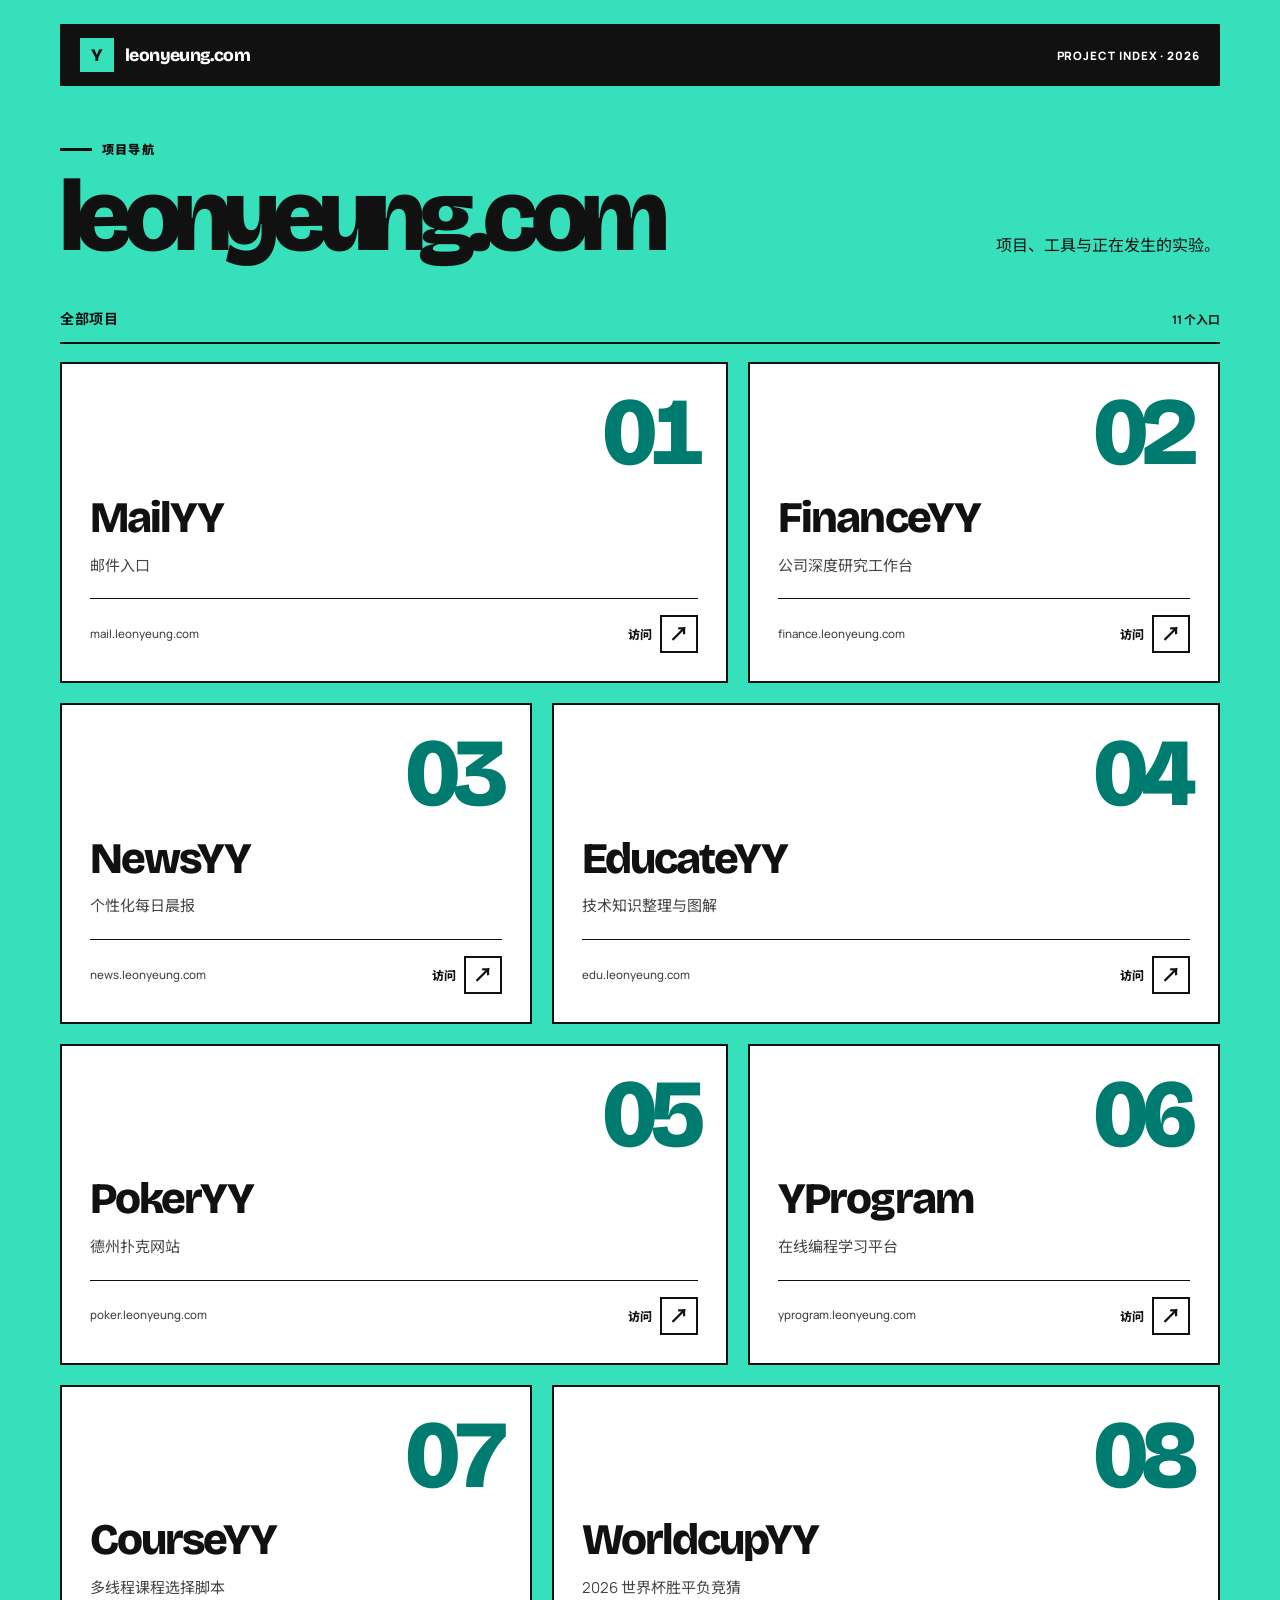
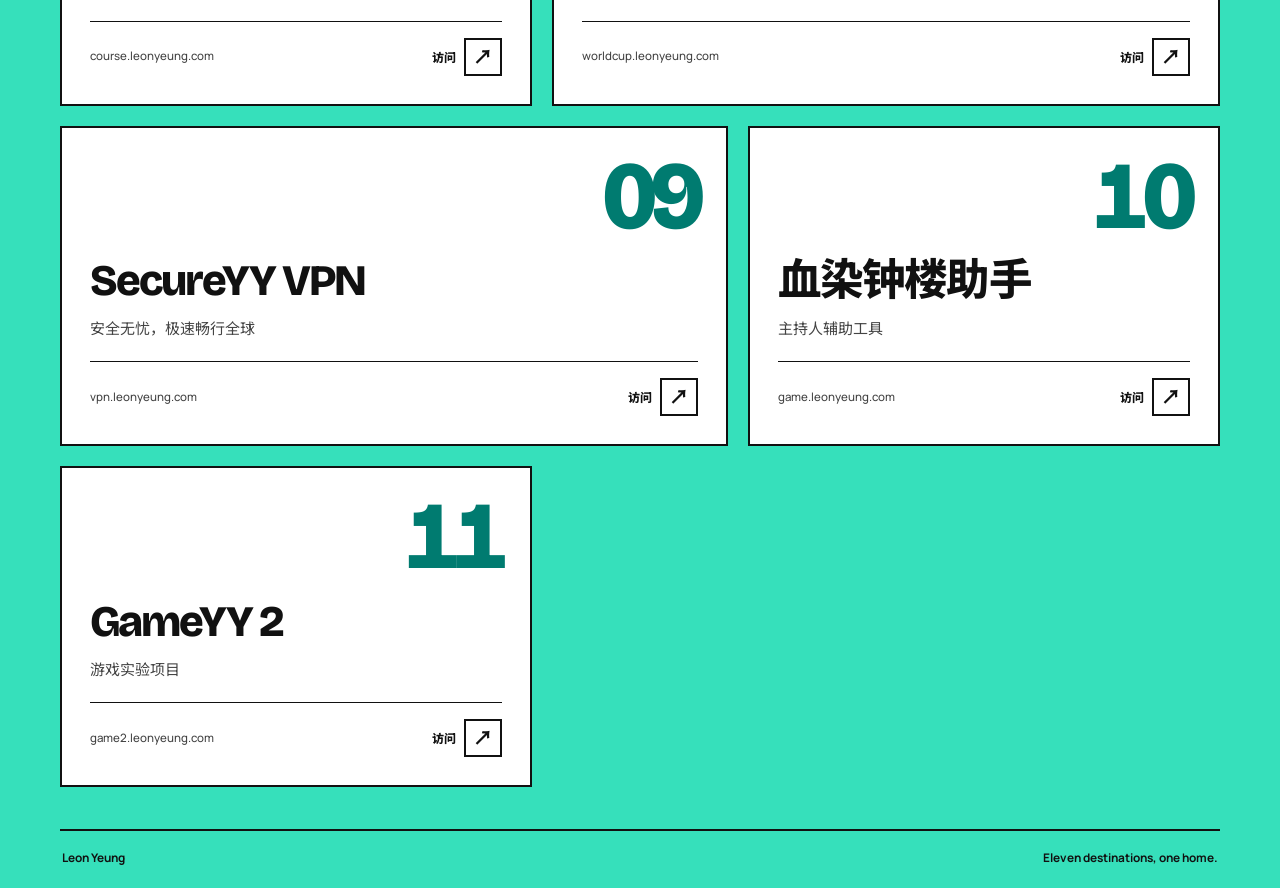
<file: index.html>
<!DOCTYPE html>
<html lang="zh-CN">
<head>
  <meta charset="UTF-8">
  <meta name="viewport" content="width=device-width, initial-scale=1.0">
  <title>leonyeung.com | 项目导航</title>
  <meta name="description" content="leonyeung.com 项目导航，通往邮件、研究、新闻、教育、游戏与工具项目。">
  <meta name="theme-color" content="#36E0BB">
  <meta property="og:title" content="leonyeung.com | 项目导航">
  <meta property="og:description" content="项目、工具与正在发生的实验。">
  <meta property="og:type" content="website">
  <meta property="og:url" content="https://leonyeung.com/">
  <link rel="canonical" href="https://leonyeung.com/">
  <link rel="icon" href="assets/favicon.svg" type="image/svg+xml">
  <link rel="preconnect" href="https://fonts.googleapis.com">
  <link rel="preconnect" href="https://fonts.gstatic.com" crossorigin>
  <link href="https://fonts.googleapis.com/css2?family=Bricolage+Grotesque:opsz,wght@12..96,500..800&family=Manrope:wght@500;700;800&family=Noto+Sans+SC:wght@400;500;700;900&display=swap" rel="stylesheet">
  <link rel="stylesheet" href="styles.css">
</head>
<body>
  <div class="site-shell">
    <header class="site-header">
      <a class="brand" href="#top" aria-label="返回 leonyeung.com 项目导航首页">
        <span class="brand-mark" aria-hidden="true">Y</span>
        <span>leonyeung.com</span>
      </a>
      <span class="header-label">Project index · 2026</span>
    </header>

    <main id="top">
      <section class="intro" aria-labelledby="page-title">
        <div>
          <p class="eyebrow"><span aria-hidden="true"></span>项目导航</p>
          <h1 id="page-title">leonyeung.com</h1>
        </div>
        <p class="intro-copy">项目、工具与正在发生的实验。</p>
      </section>

      <div class="project-heading">
        <h2 id="project-heading">全部项目</h2>
        <span class="project-count">11 个入口</span>
      </div>

      <nav class="project-grid" aria-labelledby="project-heading">
        <a class="project-card" href="https://mail.leonyeung.com" aria-label="打开 MailYY，邮件入口">
          <span class="card-index" aria-hidden="true">01</span>
          <div class="card-copy"><h3>MailYY</h3><p>邮件入口</p></div>
          <div class="card-footer"><span class="card-domain">mail.leonyeung.com</span><span class="card-visit" aria-hidden="true">访问<span class="card-arrow">↗</span></span></div>
        </a>

        <a class="project-card" href="https://finance.leonyeung.com" aria-label="打开 FinanceYY，公司深度研究工作台">
          <span class="card-index" aria-hidden="true">02</span>
          <div class="card-copy"><h3>FinanceYY</h3><p>公司深度研究工作台</p></div>
          <div class="card-footer"><span class="card-domain">finance.leonyeung.com</span><span class="card-visit" aria-hidden="true">访问<span class="card-arrow">↗</span></span></div>
        </a>

        <a class="project-card" href="https://news.leonyeung.com" aria-label="打开 NewsYY，个性化每日晨报">
          <span class="card-index" aria-hidden="true">03</span>
          <div class="card-copy"><h3>NewsYY</h3><p>个性化每日晨报</p></div>
          <div class="card-footer"><span class="card-domain">news.leonyeung.com</span><span class="card-visit" aria-hidden="true">访问<span class="card-arrow">↗</span></span></div>
        </a>

        <a class="project-card" href="https://edu.leonyeung.com" aria-label="打开 EducateYY，技术知识图解">
          <span class="card-index" aria-hidden="true">04</span>
          <div class="card-copy"><h3>EducateYY</h3><p>技术知识整理与图解</p></div>
          <div class="card-footer"><span class="card-domain">edu.leonyeung.com</span><span class="card-visit" aria-hidden="true">访问<span class="card-arrow">↗</span></span></div>
        </a>

        <a class="project-card" href="https://poker.leonyeung.com" aria-label="打开 PokerYY，德州扑克网站">
          <span class="card-index" aria-hidden="true">05</span>
          <div class="card-copy"><h3>PokerYY</h3><p>德州扑克网站</p></div>
          <div class="card-footer"><span class="card-domain">poker.leonyeung.com</span><span class="card-visit" aria-hidden="true">访问<span class="card-arrow">↗</span></span></div>
        </a>

        <a class="project-card" href="https://yprogram.leonyeung.com" aria-label="打开 YProgram，在线编程学习平台">
          <span class="card-index" aria-hidden="true">06</span>
          <div class="card-copy"><h3>YProgram</h3><p>在线编程学习平台</p></div>
          <div class="card-footer"><span class="card-domain">yprogram.leonyeung.com</span><span class="card-visit" aria-hidden="true">访问<span class="card-arrow">↗</span></span></div>
        </a>

        <a class="project-card" href="https://course.leonyeung.com" aria-label="打开 CourseYY，多线程课程选择脚本">
          <span class="card-index" aria-hidden="true">07</span>
          <div class="card-copy"><h3>CourseYY</h3><p>多线程课程选择脚本</p></div>
          <div class="card-footer"><span class="card-domain">course.leonyeung.com</span><span class="card-visit" aria-hidden="true">访问<span class="card-arrow">↗</span></span></div>
        </a>

        <a class="project-card" href="https://worldcup.leonyeung.com" aria-label="打开 WorldcupYY，2026 世界杯胜平负竞猜">
          <span class="card-index" aria-hidden="true">08</span>
          <div class="card-copy"><h3>WorldcupYY</h3><p>2026 世界杯胜平负竞猜</p></div>
          <div class="card-footer"><span class="card-domain">worldcup.leonyeung.com</span><span class="card-visit" aria-hidden="true">访问<span class="card-arrow">↗</span></span></div>
        </a>

        <a class="project-card" href="https://vpn.leonyeung.com" aria-label="打开 SecureYY VPN，安全稳定的网络连接服务">
          <span class="card-index" aria-hidden="true">09</span>
          <div class="card-copy"><h3>SecureYY VPN</h3><p>安全无忧，极速畅行全球</p></div>
          <div class="card-footer"><span class="card-domain">vpn.leonyeung.com</span><span class="card-visit" aria-hidden="true">访问<span class="card-arrow">↗</span></span></div>
        </a>

        <a class="project-card" href="https://game.leonyeung.com" aria-label="打开血染钟楼助手，主持人辅助工具">
          <span class="card-index" aria-hidden="true">10</span>
          <div class="card-copy"><h3>血染钟楼助手</h3><p>主持人辅助工具</p></div>
          <div class="card-footer"><span class="card-domain">game.leonyeung.com</span><span class="card-visit" aria-hidden="true">访问<span class="card-arrow">↗</span></span></div>
        </a>

        <a class="project-card" href="https://game2.leonyeung.com" aria-label="打开 GameYY 2，游戏实验项目">
          <span class="card-index" aria-hidden="true">11</span>
          <div class="card-copy"><h3>GameYY 2</h3><p>游戏实验项目</p></div>
          <div class="card-footer"><span class="card-domain">game2.leonyeung.com</span><span class="card-visit" aria-hidden="true">访问<span class="card-arrow">↗</span></span></div>
        </a>
      </nav>
    </main>

    <footer class="site-footer"><span>Leon Yeung</span><span>Eleven destinations, one home.</span></footer>
  </div>
</body>
</html>
</file>
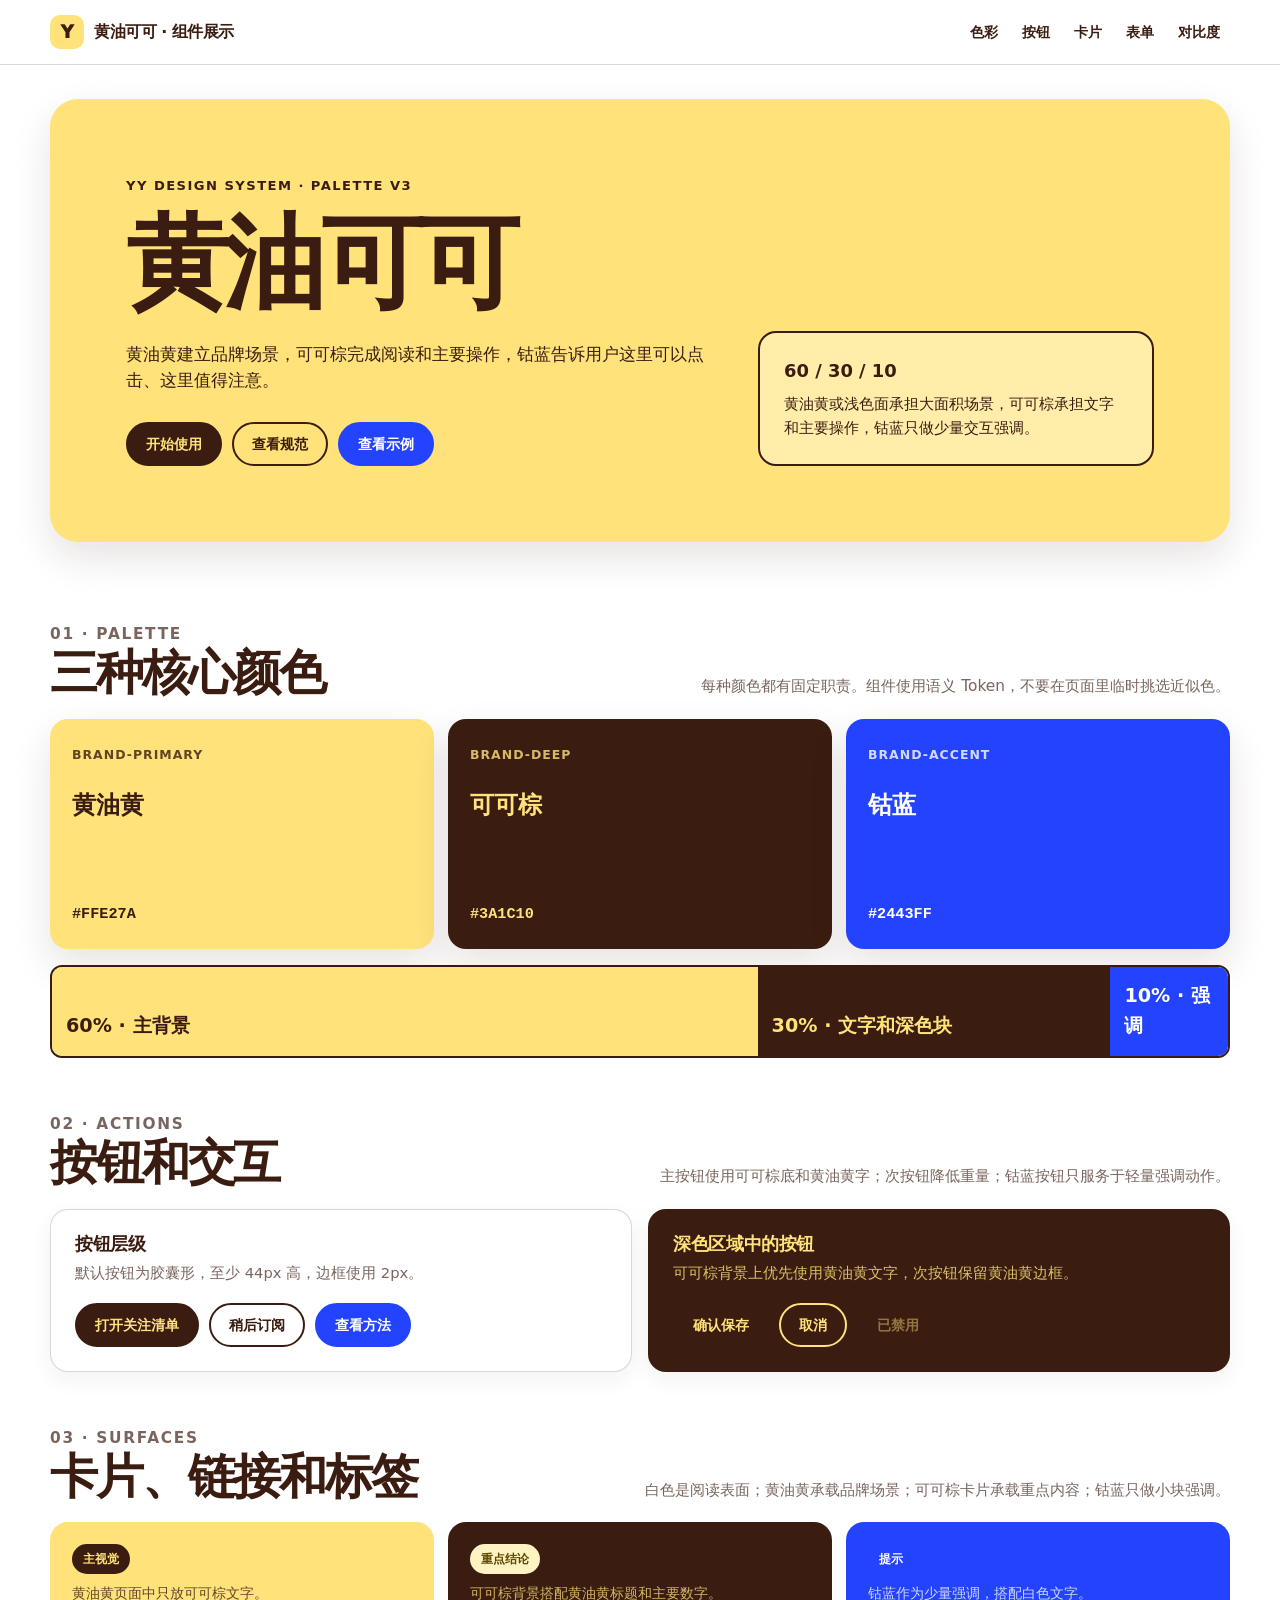
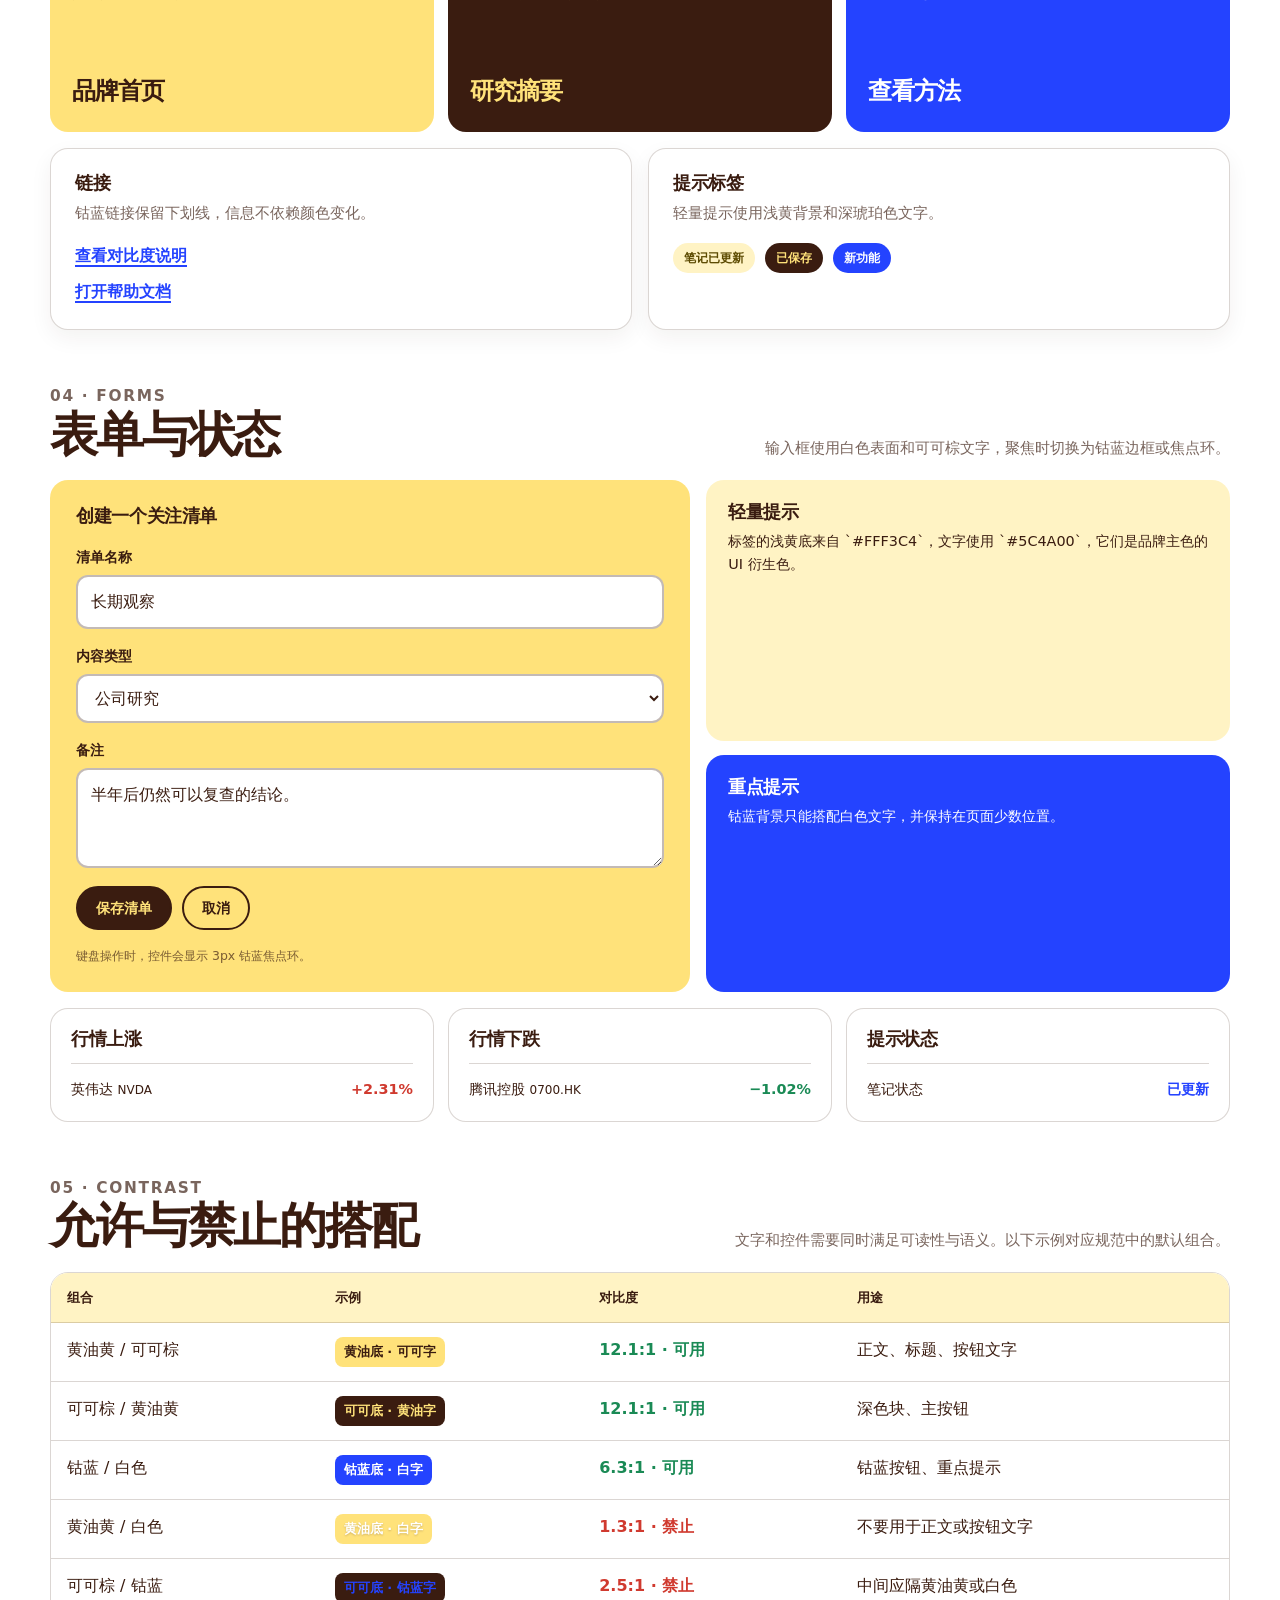
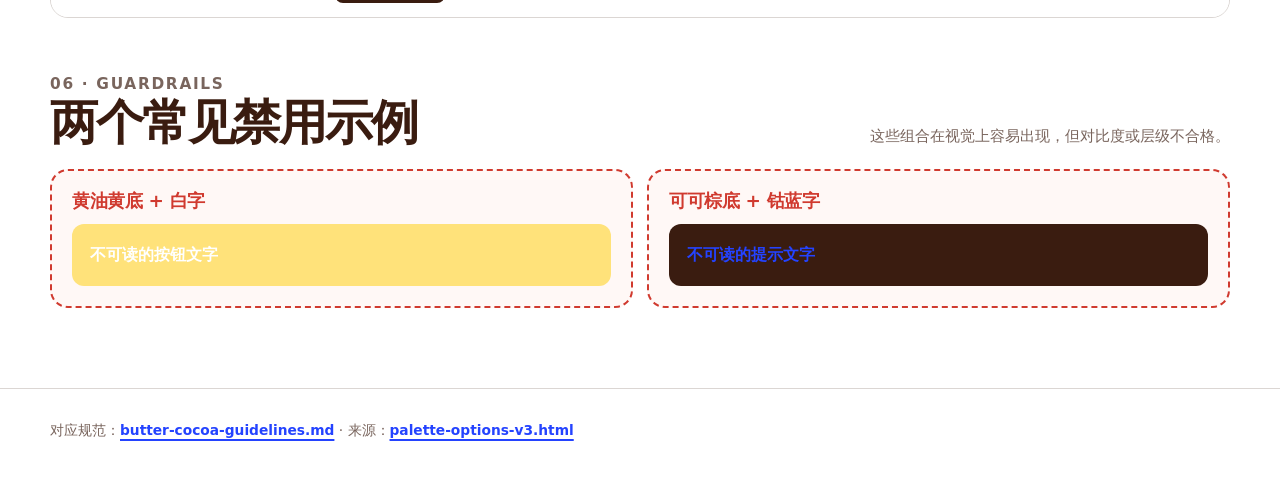
<file: design-system/butter-cocoa-guidelines-demo.html>
<!DOCTYPE html>
<html lang="zh-CN">
<head>
  <meta charset="UTF-8">
  <meta name="viewport" content="width=device-width, initial-scale=1">
  <meta name="description" content="YY 黄油可可配色规范的组件展示页">
  <title>黄油可可 · 组件展示</title>
  <style>
    :root {
      --butter: #FFE27A;
      --cocoa: #3A1C10;
      --cobalt: #2443FF;
      --surface: #FFFFFF;
      --butter-soft: #FFF3C4;
      --butter-ink: #5C4A00;
      --line: rgba(58, 28, 16, 0.18);
      --muted: rgba(58, 28, 16, 0.68);
      --up: #D03A2F;
      --down: #1A8A55;
      --shadow: 0 16px 38px rgba(58, 28, 16, 0.12);
      --radius-lg: 28px;
      --radius-md: 18px;
      --radius-sm: 12px;
      --display: Inter, ui-sans-serif, system-ui, -apple-system, BlinkMacSystemFont, "Segoe UI", "Noto Sans SC", "Microsoft YaHei", sans-serif;
    }

    * { box-sizing: border-box; }

    html { scroll-behavior: smooth; }

    body {
      margin: 0;
      color: var(--cocoa);
      background: var(--surface);
      font-family: var(--display);
      line-height: 1.6;
      -webkit-font-smoothing: antialiased;
    }

    a { color: var(--cobalt); text-decoration: underline; text-decoration-thickness: 2px; text-underline-offset: 4px; }
    a:hover { text-decoration-thickness: 3px; }

    :where(button, a, input, select, textarea):focus-visible {
      outline: 3px solid var(--cobalt);
      outline-offset: 3px;
    }

    .shell { width: min(1180px, calc(100% - 40px)); margin: 0 auto; }

    .topbar {
      position: sticky;
      top: 0;
      z-index: 10;
      border-bottom: 1px solid var(--line);
      background: rgba(255, 255, 255, 0.94);
      backdrop-filter: blur(12px);
    }

    .topbar-inner {
      display: flex;
      align-items: center;
      justify-content: space-between;
      gap: 24px;
      min-height: 64px;
    }

    .brand {
      display: inline-flex;
      align-items: center;
      gap: 10px;
      color: var(--cocoa);
      font-weight: 900;
      text-decoration: none;
      letter-spacing: -0.03em;
    }

    .brand-mark {
      display: grid;
      width: 34px;
      height: 34px;
      place-items: center;
      border-radius: 10px;
      color: var(--cocoa);
      background: var(--butter);
      font-size: 1.1rem;
      font-weight: 950;
    }

    .topnav { display: flex; flex-wrap: wrap; gap: 4px; }
    .topnav a { padding: 7px 10px; border-radius: 999px; color: var(--cocoa); text-decoration: none; font-size: .86rem; font-weight: 800; }
    .topnav a:hover { background: var(--butter-soft); }

    .hero {
      overflow: hidden;
      margin: 34px 0 26px;
      padding: clamp(34px, 7vw, 76px);
      border-radius: var(--radius-lg);
      color: var(--cocoa);
      background: var(--butter);
      box-shadow: var(--shadow);
    }

    .hero-grid { display: grid; grid-template-columns: minmax(0, 1.2fr) minmax(260px, .8fr); gap: 38px; align-items: end; }
    .eyebrow { margin: 0 0 12px; color: var(--cocoa); font-size: .82rem; font-weight: 900; letter-spacing: .11em; text-transform: uppercase; }
    h1, h2, h3 { margin: 0; color: var(--cocoa); line-height: 1.08; letter-spacing: -.045em; }
    h1 { max-width: 740px; font-size: clamp(3.2rem, 8vw, 7rem); font-weight: 950; }
    h2 { font-size: clamp(1.85rem, 4vw, 3rem); }
    h3 { font-size: 1.15rem; letter-spacing: -.02em; }
    .hero-copy { max-width: 690px; margin: 22px 0 0; font-size: 1.05rem; }
    .hero-actions { display: flex; flex-wrap: wrap; gap: 10px; margin-top: 28px; }

    .hero-note {
      padding: 24px;
      border: 2px solid var(--cocoa);
      border-radius: var(--radius-md);
      background: rgba(255, 255, 255, .36);
    }

    .hero-note strong { display: block; margin-bottom: 7px; font-size: 1.12rem; }
    .hero-note p { margin: 0; font-size: .94rem; }

    .button {
      display: inline-flex;
      min-height: 44px;
      align-items: center;
      justify-content: center;
      gap: 8px;
      padding: 11px 18px;
      border: 2px solid transparent;
      border-radius: 999px;
      font: inherit;
      font-size: .9rem;
      font-weight: 850;
      line-height: 1;
      text-decoration: none;
      cursor: pointer;
      transition: transform 160ms ease, filter 160ms ease, background-color 160ms ease;
    }

    .button:hover { transform: translateY(-1px); }
    .button:active { transform: translateY(1px); }
    .button-primary { border-color: var(--cocoa); color: var(--butter); background: var(--cocoa); }
    .button-primary:hover { filter: brightness(.92); }
    .button-quiet { border-color: var(--cocoa); color: var(--cocoa); background: transparent; }
    .button-quiet:hover { background: var(--butter-soft); }
    .button-accent { border-color: var(--cobalt); color: #fff; background: var(--cobalt); }
    .button-accent:hover { filter: brightness(.92); }
    .button-disabled, .button:disabled { opacity: .45; cursor: not-allowed; transform: none; }

    main { padding-bottom: 80px; }
    section { scroll-margin-top: 84px; }
    .section { padding: 54px 0 0; }
    .section-head { display: flex; align-items: end; justify-content: space-between; gap: 20px; margin-bottom: 20px; }
    .section-head p { max-width: 610px; margin: 0; color: var(--muted); font-size: .96rem; }

    .palette-grid { display: grid; grid-template-columns: repeat(3, minmax(0, 1fr)); gap: 14px; }
    .swatch { min-height: 230px; display: flex; flex-direction: column; justify-content: space-between; padding: 22px; border-radius: var(--radius-md); box-shadow: var(--shadow); }
    .swatch-butter { color: var(--cocoa); background: var(--butter); }
    .swatch-cocoa { color: var(--butter); background: var(--cocoa); }
    .swatch-cobalt { color: #fff; background: var(--cobalt); }
    .swatch small { font-size: .78rem; font-weight: 850; letter-spacing: .08em; text-transform: uppercase; opacity: .8; }
    .swatch strong { display: block; margin-top: 20px; font-size: 1.5rem; }
    .swatch code { font-size: .95rem; font-weight: 800; }

    .ratio {
      display: grid;
      grid-template-columns: 6fr 3fr 1fr;
      min-height: 88px;
      overflow: hidden;
      margin-top: 16px;
      border: 2px solid var(--cocoa);
      border-radius: var(--radius-sm);
    }
    .ratio span { display: flex; align-items: end; padding: 14px; font-size: 1.2rem; font-weight: 900; }
    .ratio span:nth-child(1) { color: var(--cocoa); background: var(--butter); }
    .ratio span:nth-child(2) { color: var(--butter); background: var(--cocoa); }
    .ratio span:nth-child(3) { color: #fff; background: var(--cobalt); }

    .demo-grid { display: grid; grid-template-columns: repeat(2, minmax(0, 1fr)); gap: 16px; }
    .demo-card { padding: 24px; border: 1px solid var(--line); border-radius: var(--radius-md); background: var(--surface); box-shadow: 0 8px 22px rgba(58, 28, 16, .06); }
    .demo-card > p { margin: 8px 0 0; color: var(--muted); font-size: .92rem; }
    .demo-row { display: flex; flex-wrap: wrap; align-items: center; gap: 10px; margin-top: 18px; }

    .dark-panel { color: var(--butter); background: var(--cocoa); }
    .dark-panel h3, .dark-panel p { color: inherit; }
    .dark-panel p { opacity: .82; }
    .dark-panel .button-quiet { border-color: var(--butter); color: var(--butter); }
    .dark-panel .button-quiet:hover { color: var(--cocoa); background: var(--butter); }

    .link-demo { display: grid; gap: 11px; margin-top: 18px; }
    .link-demo a { width: fit-content; font-weight: 800; }

    .badge { display: inline-flex; align-items: center; min-height: 28px; padding: 5px 11px; border-radius: 999px; font-size: .78rem; font-weight: 850; }
    .badge-butter { color: var(--butter-ink); background: var(--butter-soft); }
    .badge-blue { color: #fff; background: var(--cobalt); }
    .badge-cocoa { color: var(--butter); background: var(--cocoa); }

    .card-showcase { display: grid; grid-template-columns: repeat(3, minmax(0, 1fr)); gap: 14px; }
    .product-card { min-height: 210px; display: flex; flex-direction: column; justify-content: space-between; padding: 22px; border-radius: var(--radius-md); }
    .product-card p { margin: 8px 0 0; font-size: .9rem; opacity: .78; }
    .product-card strong { font-size: 1.5rem; letter-spacing: -.04em; }
    .product-card-butter { color: var(--cocoa); background: var(--butter); }
    .product-card-cocoa { color: var(--butter); background: var(--cocoa); }
    .product-card-cocoa strong, .product-card-cocoa p { color: inherit; }
    .product-card-cobalt { color: #fff; background: var(--cobalt); }
    .product-card-cobalt strong, .product-card-cobalt p { color: inherit; }

    .form-layout { display: grid; grid-template-columns: 1.1fr .9fr; gap: 16px; }
    .form-card { padding: 26px; border-radius: var(--radius-md); background: var(--butter); }
    .field { display: grid; gap: 7px; margin-top: 16px; }
    .field:first-of-type { margin-top: 20px; }
    label { font-size: .86rem; font-weight: 850; }
    input, select, textarea { width: 100%; border: 2px solid rgba(58, 28, 16, .3); border-radius: var(--radius-sm); padding: 12px 13px; color: var(--cocoa); background: #fff; font: inherit; }
    input:focus, select:focus, textarea:focus { border-color: var(--cobalt); }
    textarea { min-height: 100px; resize: vertical; }
    .form-card small { display: block; margin-top: 16px; color: var(--muted); font-size: .78rem; }
    .form-side { display: grid; gap: 14px; }
    .info-box { padding: 22px; border-radius: var(--radius-md); color: var(--cocoa); background: var(--butter-soft); }
    .info-box p { margin: 8px 0 0; font-size: .9rem; }
    .cobalt-box { color: #fff; background: var(--cobalt); }
    .cobalt-box h3, .cobalt-box p { color: inherit; }

    .table-wrap { overflow-x: auto; border: 1px solid var(--line); border-radius: var(--radius-md); }
    table { width: 100%; border-collapse: collapse; min-width: 650px; background: #fff; }
    th, td { padding: 14px 16px; border-bottom: 1px solid var(--line); text-align: left; vertical-align: top; }
    th { color: var(--cocoa); background: var(--butter-soft); font-size: .82rem; font-weight: 900; }
    tbody tr:last-child td { border-bottom: 0; }
    code { font-family: ui-monospace, SFMono-Regular, Menlo, Consolas, monospace; }
    .contrast-chip { display: inline-flex; align-items: center; min-height: 30px; padding: 4px 9px; border-radius: 8px; font-size: .8rem; font-weight: 900; }
    .pair-butter-cocoa { color: var(--cocoa); background: var(--butter); }
    .pair-cocoa-butter { color: var(--butter); background: var(--cocoa); }
    .pair-cobalt-white { color: #fff; background: var(--cobalt); }
    .pair-butter-white { color: #fff; background: var(--butter); text-shadow: 0 1px 2px rgba(58, 28, 16, .22); }
    .pair-cocoa-cobalt { color: var(--cobalt); background: var(--cocoa); }
    .allowed { color: var(--down); font-weight: 900; }
    .forbidden { color: var(--up); font-weight: 900; }

    .states { display: grid; grid-template-columns: repeat(3, minmax(0, 1fr)); gap: 14px; }
    .state-card { padding: 20px; border: 1px solid var(--line); border-radius: var(--radius-md); background: #fff; }
    .state-value { display: flex; align-items: center; justify-content: space-between; gap: 12px; margin-top: 14px; padding-top: 14px; border-top: 1px solid var(--line); font-size: .9rem; }
    .up { color: var(--up); font-weight: 900; }
    .down { color: var(--down); font-weight: 900; }
    .neutral { color: var(--cobalt); font-weight: 900; }

    .dont-grid { display: grid; grid-template-columns: repeat(2, minmax(0, 1fr)); gap: 14px; }
    .dont { padding: 20px; border: 2px dashed var(--up); border-radius: var(--radius-md); background: #fff8f6; }
    .dont h3 { color: var(--up); }
    .dont .sample { margin-top: 14px; padding: 18px; border-radius: var(--radius-sm); font-weight: 900; }
    .bad-butter-white { color: #fff; background: var(--butter); }
    .bad-cocoa-blue { color: var(--cobalt); background: var(--cocoa); }

    footer { padding: 30px 0 60px; border-top: 1px solid var(--line); color: var(--muted); font-size: .86rem; }
    footer a { font-weight: 800; }

    @media (max-width: 840px) {
      .hero-grid, .form-layout { grid-template-columns: 1fr; }
      .card-showcase, .states { grid-template-columns: 1fr; }
      .palette-grid { grid-template-columns: 1fr; }
    }

    @media (max-width: 620px) {
      .shell { width: min(100% - 24px, 1180px); }
      .topbar-inner { min-height: 56px; }
      .topnav { display: none; }
      .hero { margin-top: 18px; padding: 30px 22px; border-radius: 22px; }
      .hero-actions .button { flex: 1 1 100%; }
      .demo-grid, .dont-grid { grid-template-columns: 1fr; }
      .section { padding-top: 38px; }
      .section-head { display: block; }
      .section-head p { margin-top: 10px; }
    }

    @media (prefers-reduced-motion: reduce) {
      html { scroll-behavior: auto; }
      *, *::before, *::after { transition-duration: .01ms !important; animation-duration: .01ms !important; }
    }
  </style>
</head>
<body>
  <header class="topbar">
    <div class="shell topbar-inner">
      <a class="brand" href="#top" aria-label="返回页面顶部">
        <span class="brand-mark" aria-hidden="true">Y</span>
        <span>黄油可可 · 组件展示</span>
      </a>
      <nav class="topnav" aria-label="页面导航">
        <a href="#palette">色彩</a>
        <a href="#buttons">按钮</a>
        <a href="#cards">卡片</a>
        <a href="#forms">表单</a>
        <a href="#contrast">对比度</a>
      </nav>
    </div>
  </header>

  <main id="top" class="shell">
    <section class="hero" aria-labelledby="hero-title">
      <div class="hero-grid">
        <div>
          <p class="eyebrow">YY design system · palette v3</p>
          <h1 id="hero-title">黄油可可</h1>
          <p class="hero-copy">黄油黄建立品牌场景，可可棕完成阅读和主要操作，钴蓝告诉用户这里可以点击、这里值得注意。</p>
          <div class="hero-actions">
            <button class="button button-primary" type="button">开始使用</button>
            <button class="button button-quiet" type="button">查看规范</button>
            <button class="button button-accent" type="button">查看示例</button>
          </div>
        </div>
        <aside class="hero-note">
          <strong>60 / 30 / 10</strong>
          <p>黄油黄或浅色面承担大面积场景，可可棕承担文字和主要操作，钴蓝只做少量交互强调。</p>
        </aside>
      </div>
    </section>

    <section id="palette" class="section" aria-labelledby="palette-title">
      <div class="section-head">
        <div><p class="eyebrow">01 · palette</p><h2 id="palette-title">三种核心颜色</h2></div>
        <p>每种颜色都有固定职责。组件使用语义 Token，不要在页面里临时挑选近似色。</p>
      </div>
      <div class="palette-grid">
        <article class="swatch swatch-butter"><div><small>brand-primary</small><strong>黄油黄</strong></div><code>#FFE27A</code></article>
        <article class="swatch swatch-cocoa"><div><small>brand-deep</small><strong>可可棕</strong></div><code>#3A1C10</code></article>
        <article class="swatch swatch-cobalt"><div><small>brand-accent</small><strong>钴蓝</strong></div><code>#2443FF</code></article>
      </div>
      <div class="ratio" aria-label="60 30 10 页面配色比例">
        <span>60% · 主背景</span><span>30% · 文字和深色块</span><span>10% · 强调</span>
      </div>
    </section>

    <section id="buttons" class="section" aria-labelledby="buttons-title">
      <div class="section-head">
        <div><p class="eyebrow">02 · actions</p><h2 id="buttons-title">按钮和交互</h2></div>
        <p>主按钮使用可可棕底和黄油黄字；次按钮降低重量；钴蓝按钮只服务于轻量强调动作。</p>
      </div>
      <div class="demo-grid">
        <article class="demo-card">
          <h3>按钮层级</h3>
          <p>默认按钮为胶囊形，至少 44px 高，边框使用 2px。</p>
          <div class="demo-row">
            <button class="button button-primary" type="button">打开关注清单</button>
            <button class="button button-quiet" type="button">稍后订阅</button>
            <button class="button button-accent" type="button">查看方法</button>
          </div>
        </article>
        <article class="demo-card dark-panel">
          <h3>深色区域中的按钮</h3>
          <p>可可棕背景上优先使用黄油黄文字，次按钮保留黄油黄边框。</p>
          <div class="demo-row">
            <button class="button button-primary" type="button">确认保存</button>
            <button class="button button-quiet" type="button">取消</button>
            <button class="button button-primary" type="button" disabled>已禁用</button>
          </div>
        </article>
      </div>
    </section>

    <section id="cards" class="section" aria-labelledby="cards-title">
      <div class="section-head">
        <div><p class="eyebrow">03 · surfaces</p><h2 id="cards-title">卡片、链接和标签</h2></div>
        <p>白色是阅读表面；黄油黄承载品牌场景；可可棕卡片承载重点内容；钴蓝只做小块强调。</p>
      </div>
      <div class="card-showcase">
        <article class="product-card product-card-butter">
          <div><span class="badge badge-cocoa">主视觉</span><p>黄油黄页面中只放可可棕文字。</p></div>
          <strong>品牌首页</strong>
        </article>
        <article class="product-card product-card-cocoa">
          <div><span class="badge badge-butter">重点结论</span><p>可可棕背景搭配黄油黄标题和主要数字。</p></div>
          <strong>研究摘要</strong>
        </article>
        <article class="product-card product-card-cobalt">
          <div><span class="badge badge-blue">提示</span><p>钴蓝作为少量强调，搭配白色文字。</p></div>
          <strong>查看方法</strong>
        </article>
      </div>
      <div class="demo-grid" style="margin-top:16px">
        <article class="demo-card">
          <h3>链接</h3>
          <p>钴蓝链接保留下划线，信息不依赖颜色变化。</p>
          <div class="link-demo">
            <a href="#contrast">查看对比度说明</a>
            <a href="#forms">打开帮助文档</a>
          </div>
        </article>
        <article class="demo-card">
          <h3>提示标签</h3>
          <p>轻量提示使用浅黄背景和深琥珀色文字。</p>
          <div class="demo-row">
            <span class="badge badge-butter">笔记已更新</span>
            <span class="badge badge-cocoa">已保存</span>
            <span class="badge badge-blue">新功能</span>
          </div>
        </article>
      </div>
    </section>

    <section id="forms" class="section" aria-labelledby="forms-title">
      <div class="section-head">
        <div><p class="eyebrow">04 · forms</p><h2 id="forms-title">表单与状态</h2></div>
        <p>输入框使用白色表面和可可棕文字，聚焦时切换为钴蓝边框或焦点环。</p>
      </div>
      <div class="form-layout">
        <form class="form-card" onsubmit="return false">
          <h3>创建一个关注清单</h3>
          <div class="field">
            <label for="list-name">清单名称</label>
            <input id="list-name" name="list-name" value="长期观察" />
          </div>
          <div class="field">
            <label for="list-type">内容类型</label>
            <select id="list-type" name="list-type">
              <option>公司研究</option>
              <option>行业趋势</option>
              <option>每日晨报</option>
            </select>
          </div>
          <div class="field">
            <label for="list-note">备注</label>
            <textarea id="list-note" name="list-note">半年后仍然可以复查的结论。</textarea>
          </div>
          <div class="demo-row"><button class="button button-primary" type="submit">保存清单</button><button class="button button-quiet" type="button">取消</button></div>
          <small>键盘操作时，控件会显示 3px 钴蓝焦点环。</small>
        </form>
        <div class="form-side">
          <article class="info-box"><h3>轻量提示</h3><p>标签的浅黄底来自 `#FFF3C4`，文字使用 `#5C4A00`，它们是品牌主色的 UI 衍生色。</p></article>
          <article class="info-box cobalt-box"><h3>重点提示</h3><p>钴蓝背景只能搭配白色文字，并保持在页面少数位置。</p></article>
        </div>
      </div>
      <div class="states" style="margin-top:16px">
        <article class="state-card"><h3>行情上涨</h3><div class="state-value"><span>英伟达 <small>NVDA</small></span><span class="up">+2.31%</span></div></article>
        <article class="state-card"><h3>行情下跌</h3><div class="state-value"><span>腾讯控股 <small>0700.HK</small></span><span class="down">−1.02%</span></div></article>
        <article class="state-card"><h3>提示状态</h3><div class="state-value"><span>笔记状态</span><span class="neutral">已更新</span></div></article>
      </div>
    </section>

    <section id="contrast" class="section" aria-labelledby="contrast-title">
      <div class="section-head">
        <div><p class="eyebrow">05 · contrast</p><h2 id="contrast-title">允许与禁止的搭配</h2></div>
        <p>文字和控件需要同时满足可读性与语义。以下示例对应规范中的默认组合。</p>
      </div>
      <div class="table-wrap">
        <table>
          <thead><tr><th>组合</th><th>示例</th><th>对比度</th><th>用途</th></tr></thead>
          <tbody>
            <tr><td>黄油黄 / 可可棕</td><td><span class="contrast-chip pair-butter-cocoa">黄油底 · 可可字</span></td><td class="allowed">12.1:1 · 可用</td><td>正文、标题、按钮文字</td></tr>
            <tr><td>可可棕 / 黄油黄</td><td><span class="contrast-chip pair-cocoa-butter">可可底 · 黄油字</span></td><td class="allowed">12.1:1 · 可用</td><td>深色块、主按钮</td></tr>
            <tr><td>钴蓝 / 白色</td><td><span class="contrast-chip pair-cobalt-white">钴蓝底 · 白字</span></td><td class="allowed">6.3:1 · 可用</td><td>钴蓝按钮、重点提示</td></tr>
            <tr><td>黄油黄 / 白色</td><td><span class="contrast-chip pair-butter-white">黄油底 · 白字</span></td><td class="forbidden">1.3:1 · 禁止</td><td>不要用于正文或按钮文字</td></tr>
            <tr><td>可可棕 / 钴蓝</td><td><span class="contrast-chip pair-cocoa-cobalt">可可底 · 钴蓝字</span></td><td class="forbidden">2.5:1 · 禁止</td><td>中间应隔黄油黄或白色</td></tr>
          </tbody>
        </table>
      </div>
    </section>

    <section class="section" aria-labelledby="dont-title">
      <div class="section-head">
        <div><p class="eyebrow">06 · guardrails</p><h2 id="dont-title">两个常见禁用示例</h2></div>
        <p>这些组合在视觉上容易出现，但对比度或层级不合格。</p>
      </div>
      <div class="dont-grid">
        <article class="dont"><h3>黄油黄底 + 白字</h3><div class="sample bad-butter-white">不可读的按钮文字</div></article>
        <article class="dont"><h3>可可棕底 + 钴蓝字</h3><div class="sample bad-cocoa-blue">不可读的提示文字</div></article>
      </div>
    </section>
  </main>

  <footer>
    <div class="shell">对应规范：<a href="./butter-cocoa-guidelines.md">butter-cocoa-guidelines.md</a> · 来源：<a href="./palette-options-v3.html">palette-options-v3.html</a></div>
  </footer>
</body>
</html>
</file>
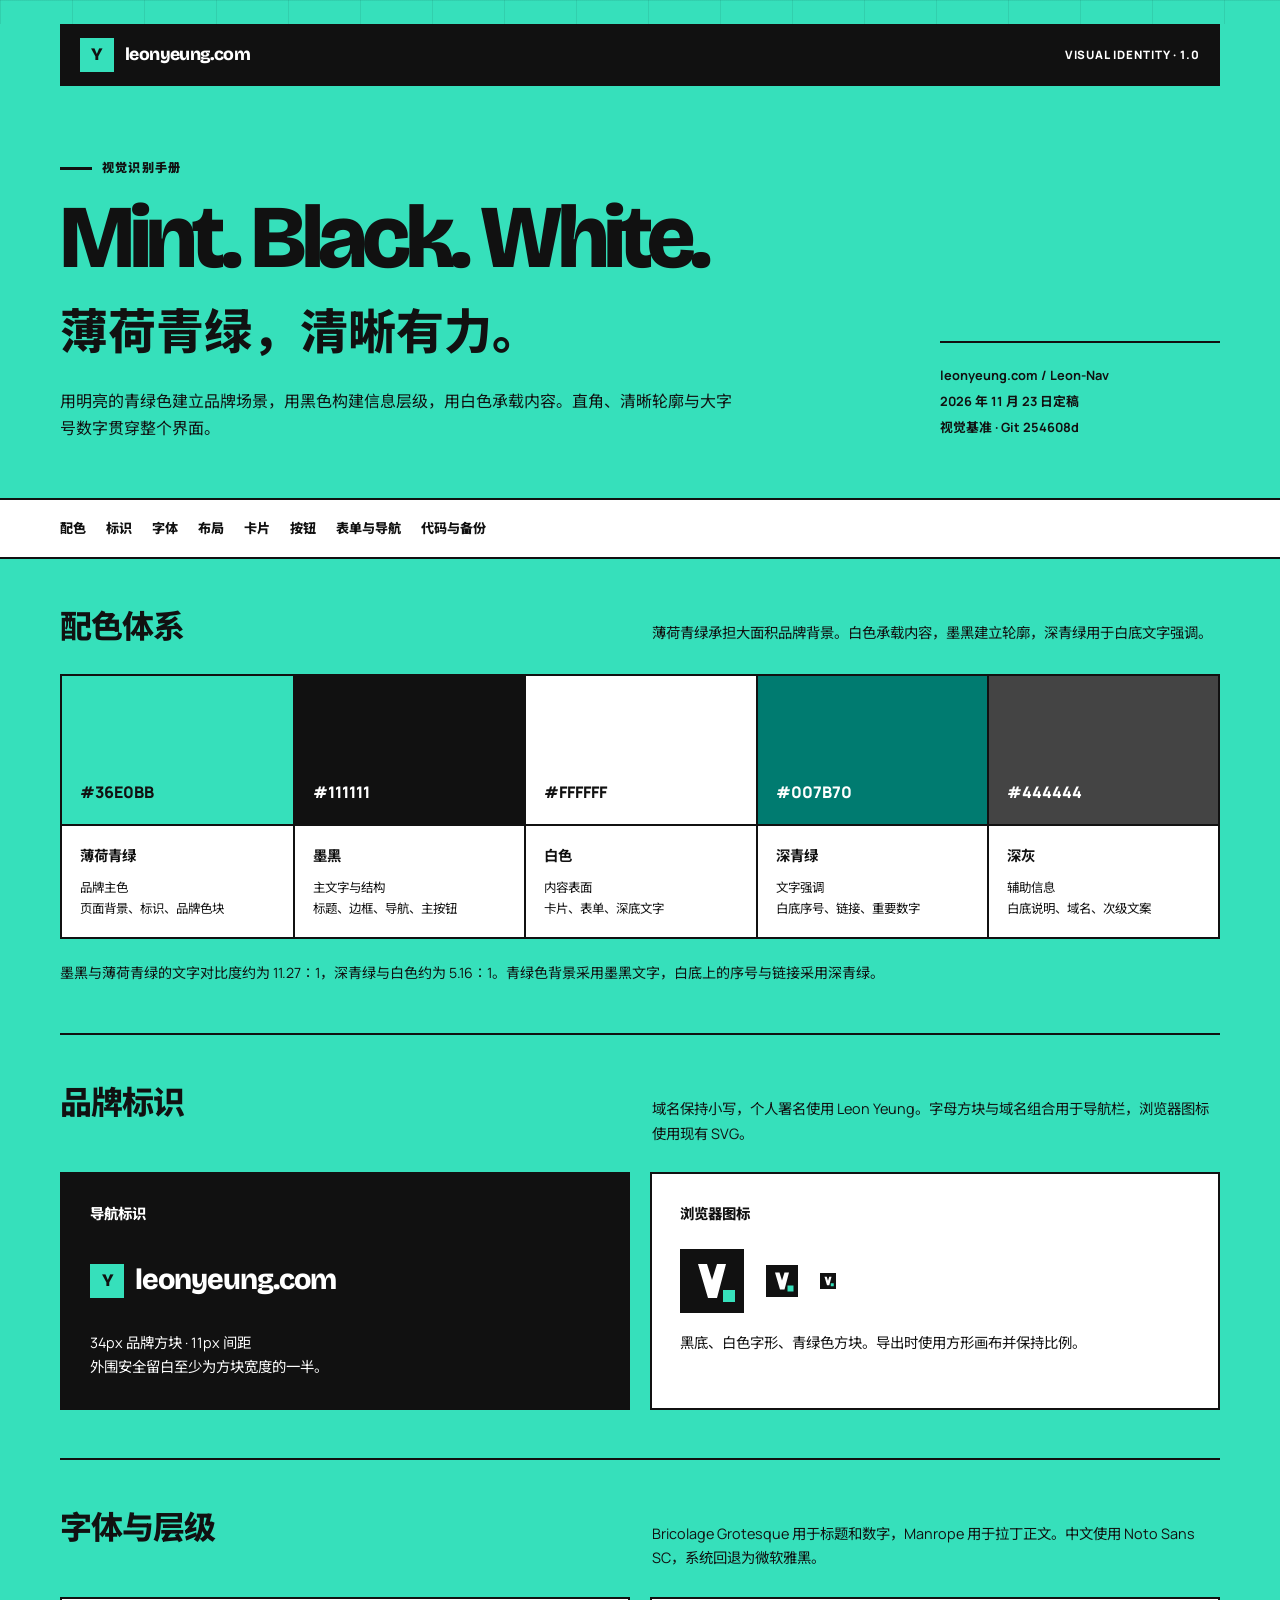
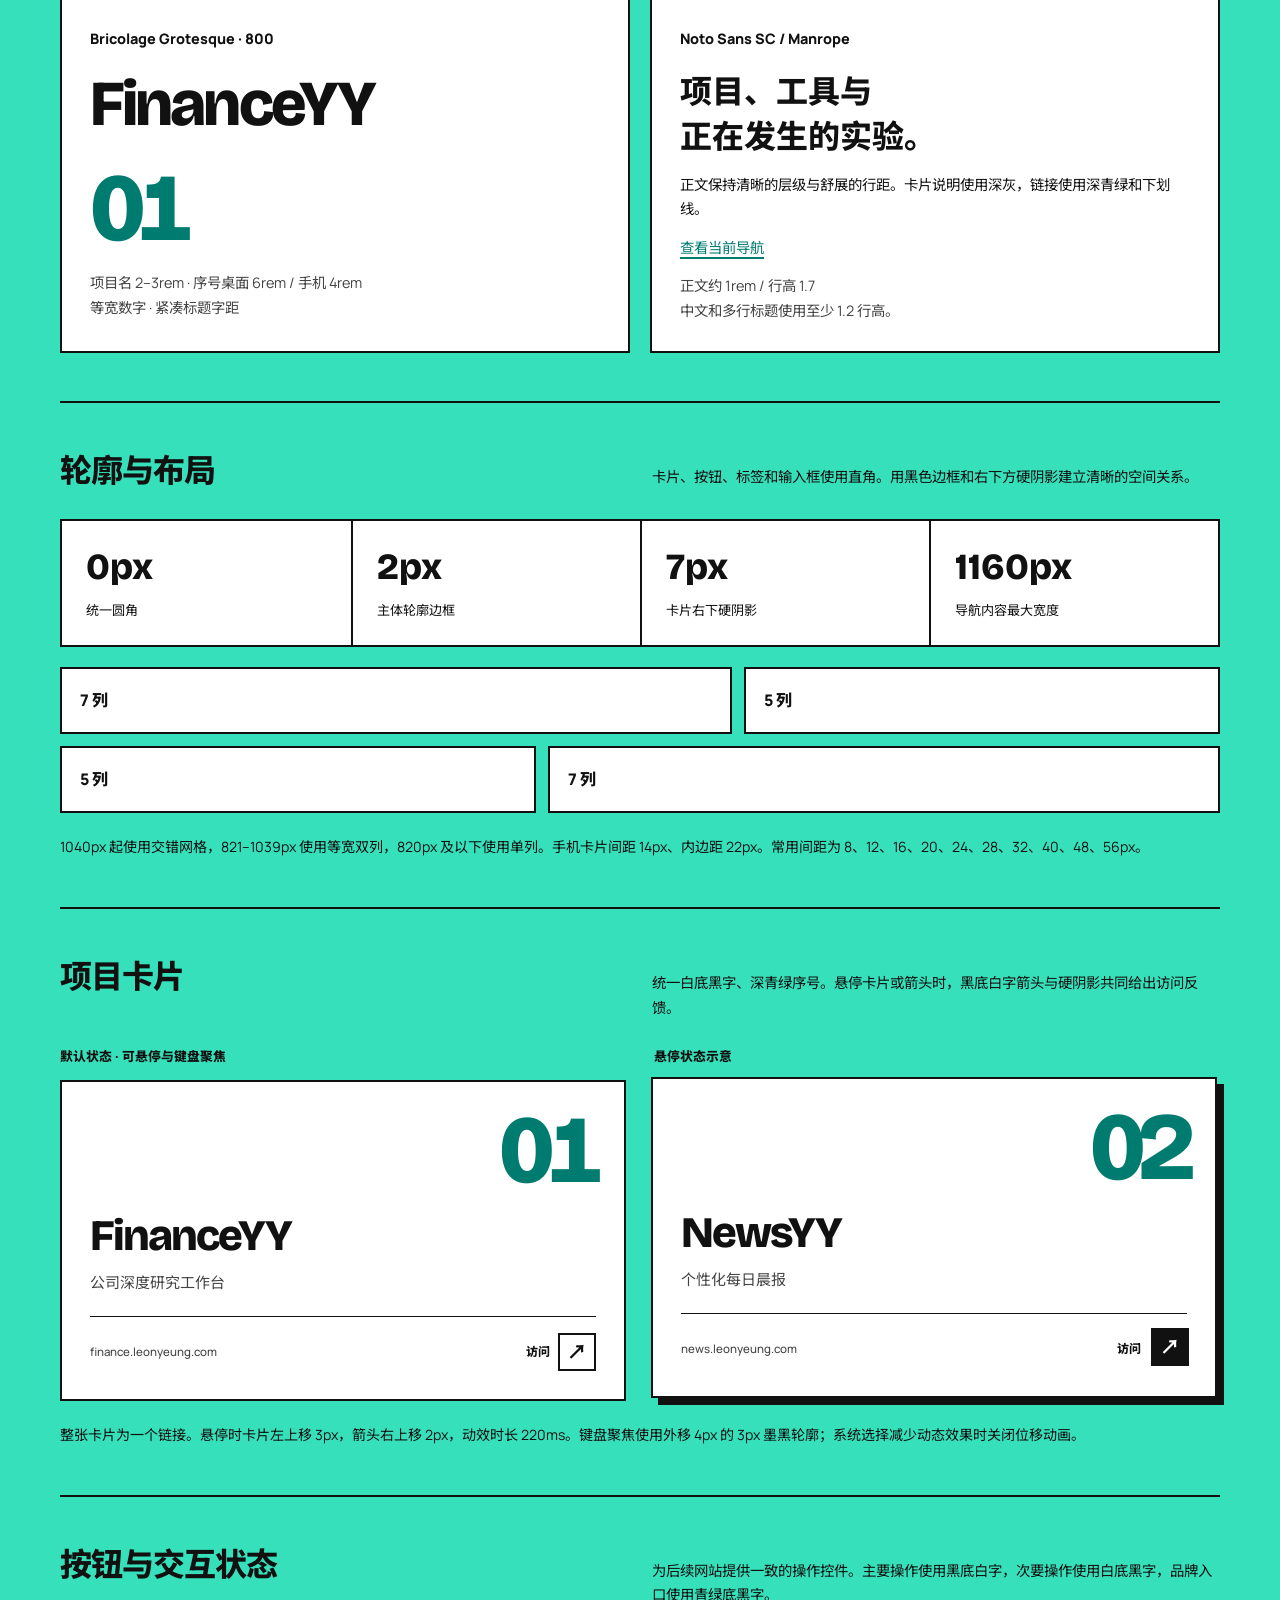
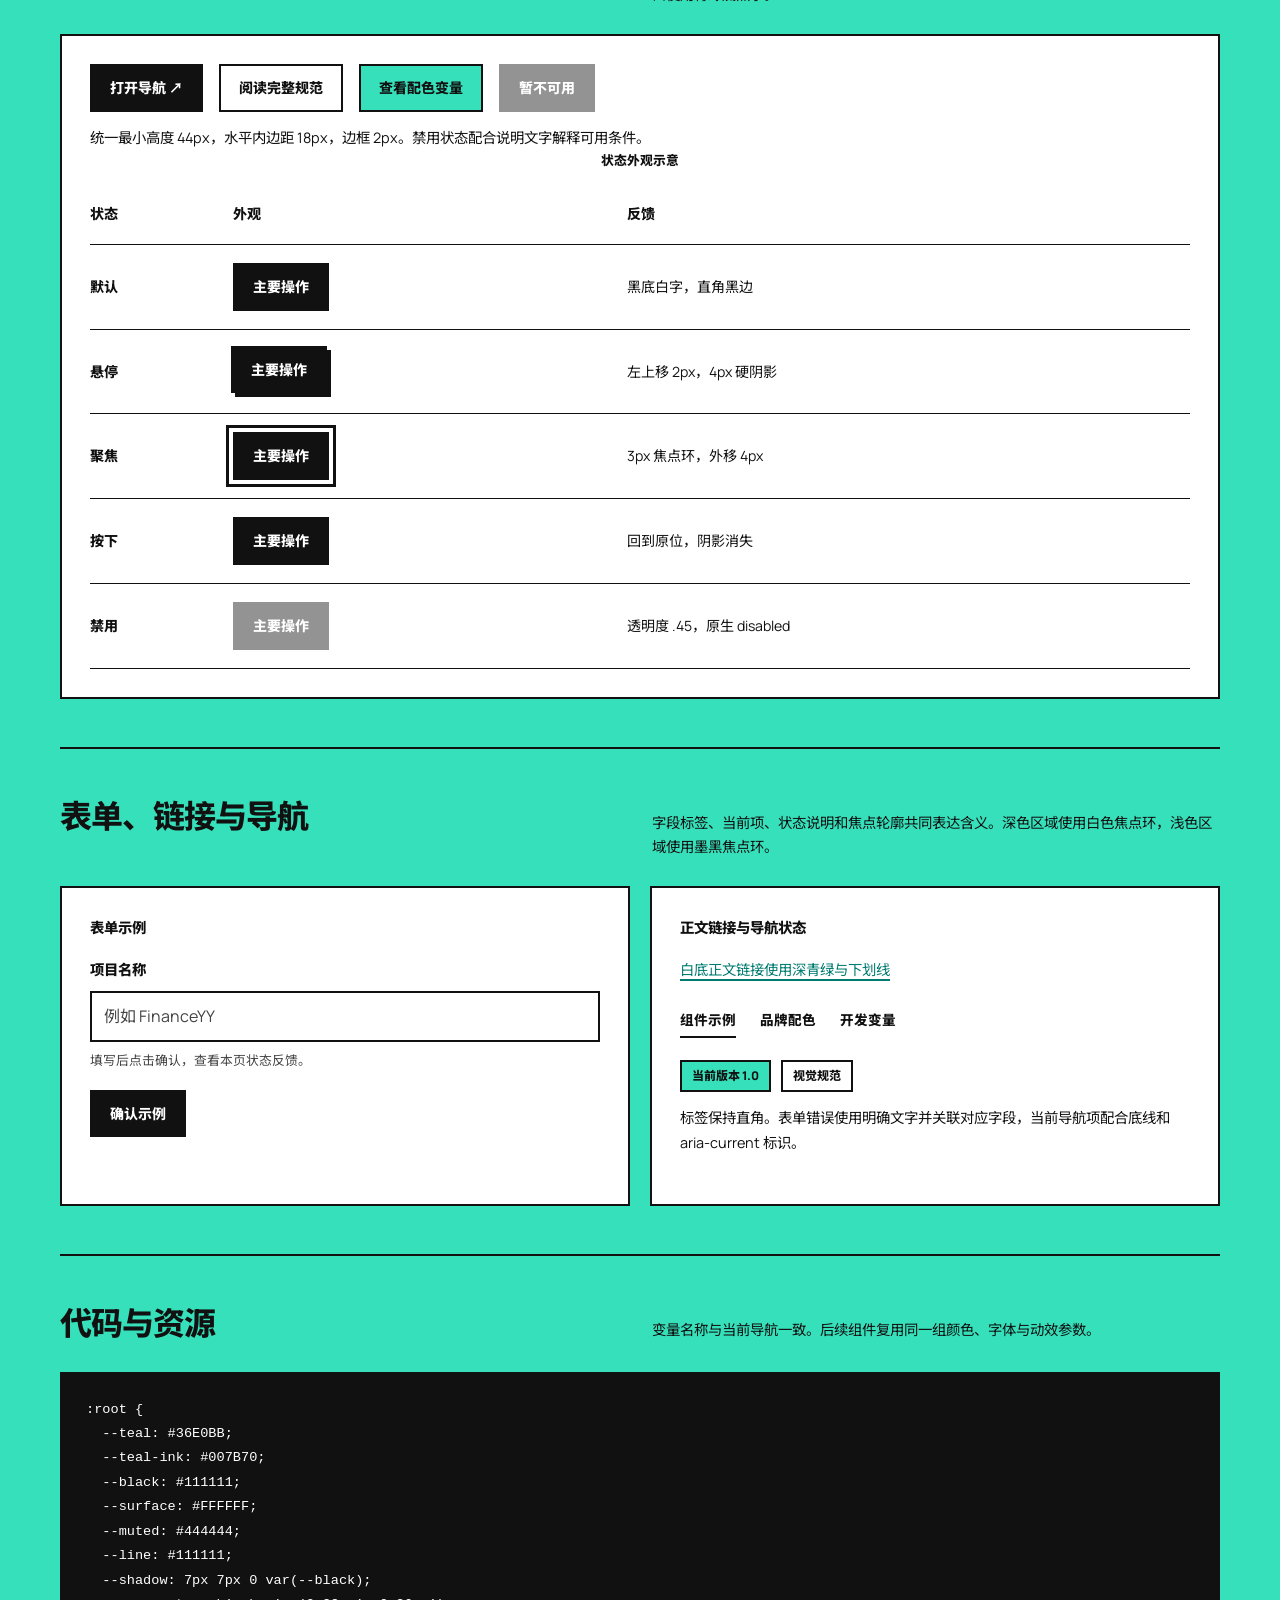
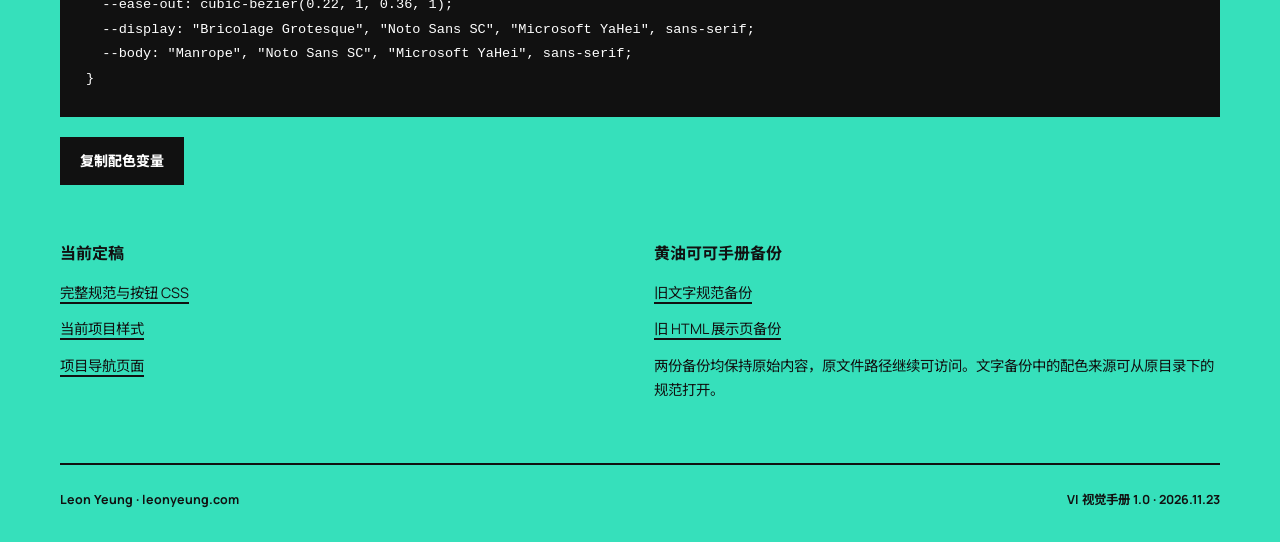
<file: design-system/mint-teal-vi.html>
<!DOCTYPE html>
<html lang="zh-CN">
<head>
  <meta charset="UTF-8">
  <meta name="viewport" content="width=device-width, initial-scale=1">
  <meta name="theme-color" content="#36E0BB">
  <meta name="description" content="leonyeung.com 薄荷青绿、黑、白视觉识别手册，展示配色、标识、排版与交互组件。">
  <title>leonyeung.com · VI 视觉手册</title>
  <link rel="icon" href="../assets/favicon.svg" type="image/svg+xml">
  <link rel="preconnect" href="https://fonts.googleapis.com">
  <link rel="preconnect" href="https://fonts.gstatic.com" crossorigin>
  <link href="https://fonts.googleapis.com/css2?family=Bricolage+Grotesque:opsz,wght@12..96,500..800&family=Manrope:wght@500;700;800&family=Noto+Sans+SC:wght@400;500;700;900&display=swap" rel="stylesheet">
  <link rel="stylesheet" href="../styles.css">
  <style>
    body { line-height: 1.7; }
    .manual-shell { width: min(1160px, calc(100% - 40px)); margin-inline: auto; }
    .manual-header { margin-top: 24px; }
    .manual-header .brand { color: var(--surface); }
    .skip-link { position: absolute; left: 20px; top: -100px; z-index: 20; padding: 10px 18px; background: var(--surface); }
    .skip-link:focus { top: 16px; }
    .cover { display: grid; grid-template-columns: minmax(0, 1fr) 280px; align-items: end; gap: 48px; padding: 72px 0 56px; }
    .cover h1 { max-width: 800px; font-size: clamp(3rem, 7vw, 6rem); line-height: 1.06; letter-spacing: -.055em; }
    .cover h1 span { display: block; margin-top: 14px; font-family: var(--body); font-size: clamp(1.7rem, 4vw, 3rem); line-height: 1.3; letter-spacing: 0; }
    .cover-description { max-width: 42rem; margin: 26px 0 0; font-size: 1rem; }
    .cover-meta { margin: 0; padding: 18px 0 0; border-top: 2px solid var(--black); font-size: .8rem; font-weight: 700; }
    .cover-meta p { margin: 4px 0; }
    .manual-nav { position: sticky; top: 0; z-index: 10; border-block: 2px solid var(--black); background: var(--surface); }
    .manual-nav-inner { display: flex; flex-wrap: wrap; gap: 4px 20px; padding-block: 12px; }
    .manual-nav a { padding: 5px 0; font-size: .82rem; font-weight: 800; }
    .manual-nav a:hover { text-decoration: underline; text-decoration-thickness: 2px; text-underline-offset: 5px; }
    .manual-main { padding: 0; }
    .manual-section { padding: 48px 0; border-bottom: 2px solid var(--black); scroll-margin-top: 100px; }
    .section-heading { display: grid; grid-template-columns: minmax(0, 1fr) minmax(0, 1fr); align-items: baseline; gap: 24px; margin-bottom: 26px; }
    .section-heading h2 { margin: 0; font-family: var(--display); font-size: 2rem; font-weight: 800; line-height: 1.3; letter-spacing: -.03em; }
    .section-heading p { margin: 0; font-size: .9rem; }
    .palette-grid { display: grid; grid-template-columns: repeat(5, minmax(0, 1fr)); border: 2px solid var(--black); background: var(--surface); }
    .swatch { min-width: 0; color: var(--black); }
    .swatch + .swatch { border-left: 2px solid var(--black); }
    .swatch-color { display: flex; align-items: end; min-height: 150px; padding: 18px; border-bottom: 2px solid var(--black); font-weight: 800; }
    .swatch-mint { background: var(--teal); }
    .swatch-black { color: var(--surface); background: var(--black); }
    .swatch-white { background: var(--surface); }
    .swatch-ink { color: var(--surface); background: var(--teal-ink); }
    .swatch-muted { color: var(--surface); background: var(--muted); }
    .swatch-info { padding: 18px; }
    .swatch-info strong { display: block; font-size: .9rem; }
    .swatch-info p { margin: 8px 0 0; font-size: .78rem; }
    .note { margin: 22px 0 0; font-size: .88rem; }
    .text-link { color: var(--teal-ink); text-decoration: underline; text-decoration-thickness: 2px; text-underline-offset: 4px; }
    .text-link:hover { text-decoration-thickness: 3px; }
    .on-mint-link { color: var(--black); }
    .panel-grid { display: grid; grid-template-columns: repeat(2, minmax(0, 1fr)); gap: 20px; }
    .specimen { min-width: 0; padding: 28px; border: 2px solid var(--black); color: var(--black); background: var(--surface); }
    .specimen-dark { color: var(--surface); background: var(--black); }
    .specimen h3 { margin: 0 0 18px; font-size: .9rem; font-weight: 800; }
    .specimen p { margin: 14px 0 0; font-size: .9rem; }
    .identity-lockup { display: flex; flex-wrap: wrap; align-items: center; gap: 11px; min-height: 72px; font-family: var(--display); font-size: clamp(1.2rem, 3vw, 1.8rem); font-weight: 800; letter-spacing: -.035em; }
    .identity-lockup .brand-mark { flex-shrink: 0; }
    .favicon-demo { display: flex; flex-wrap: wrap; align-items: center; gap: 22px; min-height: 72px; }
    .favicon-demo img { display: block; }
    .type-word { margin: 0; font-family: var(--display); font-size: clamp(2.5rem, 5vw, 4.3rem); font-weight: 800; line-height: 1.1; letter-spacing: -.045em; }
    .type-number { margin-top: 22px; color: var(--teal-ink); font-family: var(--display); font-size: 6rem; font-weight: 800; line-height: 1; letter-spacing: -.08em; font-variant-numeric: lining-nums tabular-nums; }
    .type-chinese { margin: 0; font-size: 2rem; font-weight: 800; line-height: 1.4; }
    .type-caption { color: var(--muted); font-size: .78rem; }
    .metrics { display: grid; grid-template-columns: repeat(4, minmax(0, 1fr)); border: 2px solid var(--black); color: var(--black); background: var(--surface); }
    .metric { padding: 24px; }
    .metric + .metric { border-left: 2px solid var(--black); }
    .metric strong { display: block; font-family: var(--display); font-size: 2.3rem; font-weight: 800; line-height: 1.2; }
    .metric p { margin: 10px 0 0; font-size: .82rem; }
    .grid-sample { display: grid; grid-template-columns: repeat(12, minmax(0, 1fr)); gap: 12px; margin-top: 20px; }
    .grid-sample div { padding: 18px; border: 2px solid var(--black); background: var(--surface); font-weight: 800; }
    .span-seven { grid-column: span 7; }
    .span-five { grid-column: span 5; }
    .manual-card-grid { display: grid; grid-template-columns: repeat(2, minmax(0, 1fr)); gap: 28px; }
    .manual-card-grid .project-card { animation: none; }
    .state-hover { transform: translate(-3px, -3px); box-shadow: var(--shadow); }
    .state-hover .card-arrow { transform: translate(2px, -2px); color: var(--surface); background: var(--black); }
    .sample-caption { margin: 0 0 12px; font-size: .8rem; font-weight: 800; }
    .button-row { display: flex; flex-wrap: wrap; align-items: center; gap: 16px; }
    .button { display: inline-flex; align-items: center; justify-content: center; gap: 8px; min-height: 44px; padding: 10px 18px; border: 2px solid var(--black); border-radius: 0; color: var(--surface); background: var(--black); font: inherit; font-size: .875rem; font-weight: 800; text-decoration: none; cursor: pointer; transition: transform 220ms var(--ease-out), box-shadow 220ms ease; }
    .button-secondary { color: var(--black); background: var(--surface); }
    .button-brand { color: var(--black); background: var(--teal); }
    .button:disabled { opacity: .45; cursor: not-allowed; }
    .button.state-button-hover { transform: translate(-2px, -2px); box-shadow: 4px 4px 0 var(--black); }
    .button.state-button-focus { outline: 3px solid var(--black); outline-offset: 4px; }
    .button.state-button-pressed { transform: none; box-shadow: none; }
    .state-table { width: 100%; border-collapse: collapse; font-size: .88rem; }
    .state-table th, .state-table td { padding: 18px 12px; border-bottom: 1px solid var(--black); text-align: left; vertical-align: middle; }
    .state-table th { font-weight: 800; }
    .state-table th:first-child, .state-table td:first-child { padding-left: 0; }
    .state-table th:last-child, .state-table td:last-child { padding-right: 0; }
    .table-wrap { overflow-x: auto; }
    .field-label { display: block; margin-bottom: 8px; font-size: .9rem; font-weight: 800; }
    .field { width: 100%; min-height: 44px; padding: 10px 12px; border: 2px solid var(--black); border-radius: 0; color: var(--black); background: var(--surface); font: inherit; }
    .field::placeholder { color: var(--muted); opacity: 1; }
    :where(input, select, textarea):focus-visible { outline: 3px solid var(--black); outline-offset: 4px; }
    .field-hint { margin: 8px 0 18px !important; color: var(--muted); font-size: .8rem !important; }
    .status { min-height: 1.7em; margin-top: 18px; font-size: .85rem; }
    .tag-row { display: flex; flex-wrap: wrap; gap: 10px; margin-top: 22px; }
    .tag { padding: 4px 10px; border: 2px solid var(--black); font-size: .75rem; font-weight: 800; }
    .tag-brand { background: var(--teal); }
    .current-nav { display: flex; flex-wrap: wrap; gap: 24px; margin-top: 22px; }
    .current-nav a { padding: 4px 0; font-size: .85rem; font-weight: 800; }
    .current-nav [aria-current="page"] { border-bottom: 2px solid var(--black); }
    .code-panel { margin: 0 0 20px; padding: 24px; border: 2px solid var(--black); color: var(--surface); background: var(--black); overflow-x: auto; font: .85rem/1.8 Consolas, monospace; tab-size: 2; }
    .resources { display: grid; grid-template-columns: repeat(2, minmax(0, 1fr)); gap: 28px; }
    .resources h3 { margin: 0 0 14px; font-size: 1rem; }
    .resources p { margin: 12px 0; font-size: .9rem; }
    .manual-footer { display: flex; flex-wrap: wrap; justify-content: space-between; gap: 16px; padding: 24px 0 32px; font-size: .78rem; font-weight: 700; }
    @media (hover: hover) and (pointer: fine) {
      .button:enabled:hover, a.button:hover { transform: translate(-2px, -2px); box-shadow: 4px 4px 0 var(--black); }
      .button-secondary:hover { background: var(--teal); }
    }
    .button:active { transform: none; box-shadow: none; }
    @media (max-width: 900px) {
      .cover { grid-template-columns: 1fr; gap: 28px; padding-block: 48px; }
      .cover-meta { max-width: 380px; }
      .palette-grid { grid-template-columns: repeat(3, minmax(0, 1fr)); }
      .swatch:nth-child(4) { border-left: 0; }
      .swatch:nth-child(n+4) { border-top: 2px solid var(--black); }
      .section-heading { grid-template-columns: 1fr; gap: 12px; }
    }
    @media (max-width: 680px) {
      .manual-shell { width: calc(100% - 28px); }
      .manual-header { margin-top: 14px; }
      .manual-nav-inner { gap: 2px 16px; }
      .manual-section { padding-block: 32px; scroll-margin-top: 130px; }
      .palette-grid { grid-template-columns: repeat(2, minmax(0, 1fr)); }
      .swatch:nth-child(n) { border-left: 0; }
      .swatch:nth-child(even) { border-left: 2px solid var(--black); }
      .swatch:nth-child(n+3) { border-top: 2px solid var(--black); }
      .swatch-color { min-height: 120px; }
      .panel-grid, .manual-card-grid, .resources { grid-template-columns: 1fr; }
      .metrics { grid-template-columns: repeat(2, minmax(0, 1fr)); }
      .metric:nth-child(3) { border-left: 0; }
      .metric:nth-child(n+3) { border-top: 2px solid var(--black); }
      .metric { padding: 20px; }
      .specimen { padding: 22px; }
      .grid-sample div { grid-column: 1 / -1; }
    }
    @media (prefers-reduced-motion: reduce) {
      .button:enabled:hover, a.button:hover, .state-hover, .state-hover .card-arrow, .button.state-button-hover { transform: none; }
    }
    @media print {
      html, body { background: var(--surface); }
      body::before, .manual-nav, .skip-link, .copy-controls { display: none; }
      .manual-shell { width: 100%; }
      .cover { padding-block: 30px; }
      .manual-section { padding-block: 24px; }
      .specimen, .project-card, .swatch { break-inside: avoid; }
      .code-panel { white-space: pre-wrap; }
      * { print-color-adjust: exact; -webkit-print-color-adjust: exact; }
    }
  </style>
</head>
<body>
  <a class="skip-link" href="#manual-main">跳转到手册正文</a>
  <header class="site-header manual-header manual-shell">
    <a class="brand" href="../index.html"><span class="brand-mark" aria-hidden="true">Y</span><span>leonyeung.com</span></a>
    <span class="header-label">Visual identity · 1.0</span>
  </header>

  <div class="cover manual-shell">
    <div>
      <p class="eyebrow"><span aria-hidden="true"></span>视觉识别手册</p>
      <h1>Mint. Black. White.<span>薄荷青绿，清晰有力。</span></h1>
      <p class="cover-description">用明亮的青绿色建立品牌场景，用黑色构建信息层级，用白色承载内容。直角、清晰轮廓与大字号数字贯穿整个界面。</p>
    </div>
    <div class="cover-meta"><p>leonyeung.com / Leon-Nav</p><p>2026 年 11 月 23 日定稿</p><p>视觉基准 · Git 254608d</p></div>
  </div>

  <nav class="manual-nav" aria-label="手册目录">
    <div class="manual-shell manual-nav-inner">
      <a href="#palette">配色</a><a href="#identity">标识</a><a href="#type">字体</a><a href="#layout">布局</a><a href="#cards">卡片</a><a href="#buttons">按钮</a><a href="#forms">表单与导航</a><a href="#tokens">代码与备份</a>
    </div>
  </nav>

  <main id="manual-main" class="manual-main manual-shell">
    <section id="palette" class="manual-section" aria-labelledby="palette-title">
      <div class="section-heading"><h2 id="palette-title">配色体系</h2><p>薄荷青绿承担大面积品牌背景。白色承载内容，墨黑建立轮廓，深青绿用于白底文字强调。</p></div>
      <div class="palette-grid">
        <div class="swatch"><div class="swatch-color swatch-mint">#36E0BB</div><div class="swatch-info"><strong>薄荷青绿</strong><p>品牌主色<br>页面背景、标识、品牌色块</p></div></div>
        <div class="swatch"><div class="swatch-color swatch-black">#111111</div><div class="swatch-info"><strong>墨黑</strong><p>主文字与结构<br>标题、边框、导航、主按钮</p></div></div>
        <div class="swatch"><div class="swatch-color swatch-white">#FFFFFF</div><div class="swatch-info"><strong>白色</strong><p>内容表面<br>卡片、表单、深底文字</p></div></div>
        <div class="swatch"><div class="swatch-color swatch-ink">#007B70</div><div class="swatch-info"><strong>深青绿</strong><p>文字强调<br>白底序号、链接、重要数字</p></div></div>
        <div class="swatch"><div class="swatch-color swatch-muted">#444444</div><div class="swatch-info"><strong>深灰</strong><p>辅助信息<br>白底说明、域名、次级文案</p></div></div>
      </div>
      <p class="note">墨黑与薄荷青绿的文字对比度约为 11.27∶1，深青绿与白色约为 5.16∶1。青绿色背景采用墨黑文字，白底上的序号与链接采用深青绿。</p>
    </section>

    <section id="identity" class="manual-section" aria-labelledby="identity-title">
      <div class="section-heading"><h2 id="identity-title">品牌标识</h2><p>域名保持小写，个人署名使用 Leon Yeung。字母方块与域名组合用于导航栏，浏览器图标使用现有 SVG。</p></div>
      <div class="panel-grid">
        <div class="specimen specimen-dark"><h3>导航标识</h3><div class="identity-lockup"><span class="brand-mark" aria-hidden="true">Y</span><span>leonyeung.com</span></div><p>34px 品牌方块 · 11px 间距<br>外围安全留白至少为方块宽度的一半。</p></div>
        <div class="specimen"><h3>浏览器图标</h3><div class="favicon-demo"><img src="../assets/favicon.svg" width="64" height="64" alt="leonyeung.com 网站图标"><img src="../assets/favicon.svg" width="32" height="32" alt="32 像素图标示例"><img src="../assets/favicon.svg" width="16" height="16" alt="16 像素图标示例"></div><p>黑底、白色字形、青绿色方块。导出时使用方形画布并保持比例。</p></div>
      </div>
    </section>

    <section id="type" class="manual-section" aria-labelledby="type-title">
      <div class="section-heading"><h2 id="type-title">字体与层级</h2><p>Bricolage Grotesque 用于标题和数字，Manrope 用于拉丁正文。中文使用 Noto Sans SC，系统回退为微软雅黑。</p></div>
      <div class="panel-grid">
        <div class="specimen"><h3>Bricolage Grotesque · 800</h3><div class="type-word">FinanceYY</div><div class="type-number" aria-label="序号 01">01</div><p class="type-caption">项目名 2–3rem · 序号桌面 6rem / 手机 4rem<br>等宽数字 · 紧凑标题字距</p></div>
        <div class="specimen"><h3>Noto Sans SC / Manrope</h3><div class="type-chinese">项目、工具与<br>正在发生的实验。</div><p>正文保持清晰的层级与舒展的行距。卡片说明使用深灰，链接使用深青绿和下划线。</p><p><a class="text-link" href="../index.html">查看当前导航</a></p><p class="type-caption">正文约 1rem / 行高 1.7<br>中文和多行标题使用至少 1.2 行高。</p></div>
      </div>
    </section>

    <section id="layout" class="manual-section" aria-labelledby="layout-title">
      <div class="section-heading"><h2 id="layout-title">轮廓与布局</h2><p>卡片、按钮、标签和输入框使用直角。用黑色边框和右下方硬阴影建立清晰的空间关系。</p></div>
      <div class="metrics">
        <div class="metric"><strong>0px</strong><p>统一圆角</p></div><div class="metric"><strong>2px</strong><p>主体轮廓边框</p></div><div class="metric"><strong>7px</strong><p>卡片右下硬阴影</p></div><div class="metric"><strong>1160px</strong><p>导航内容最大宽度</p></div>
      </div>
      <div class="grid-sample" aria-label="桌面 12 列交错布局示意">
        <div class="span-seven">7 列</div><div class="span-five">5 列</div><div class="span-five">5 列</div><div class="span-seven">7 列</div>
      </div>
      <p class="note">1040px 起使用交错网格，821–1039px 使用等宽双列，820px 及以下使用单列。手机卡片间距 14px、内边距 22px。常用间距为 8、12、16、20、24、28、32、40、48、56px。</p>
    </section>

    <section id="cards" class="manual-section" aria-labelledby="cards-title">
      <div class="section-heading"><h2 id="cards-title">项目卡片</h2><p>统一白底黑字、深青绿序号。悬停卡片或箭头时，黑底白字箭头与硬阴影共同给出访问反馈。</p></div>
      <div class="manual-card-grid">
        <div><p class="sample-caption">默认状态 · 可悬停与键盘聚焦</p><a class="project-card" href="https://finance.leonyeung.com" aria-label="打开 FinanceYY，公司深度研究工作台"><span class="card-index" aria-hidden="true">01</span><div class="card-copy"><h3>FinanceYY</h3><p>公司深度研究工作台</p></div><div class="card-footer"><span class="card-domain">finance.leonyeung.com</span><span class="card-visit" aria-hidden="true">访问<span class="card-arrow">↗</span></span></div></a></div>
        <div><p class="sample-caption">悬停状态示意</p><a class="project-card state-hover" href="https://news.leonyeung.com" aria-label="打开 NewsYY，个性化每日晨报"><span class="card-index" aria-hidden="true">02</span><div class="card-copy"><h3>NewsYY</h3><p>个性化每日晨报</p></div><div class="card-footer"><span class="card-domain">news.leonyeung.com</span><span class="card-visit" aria-hidden="true">访问<span class="card-arrow">↗</span></span></div></a></div>
      </div>
      <p class="note">整张卡片为一个链接。悬停时卡片左上移 3px，箭头右上移 2px，动效时长 220ms。键盘聚焦使用外移 4px 的 3px 墨黑轮廓；系统选择减少动态效果时关闭位移动画。</p>
    </section>

    <section id="buttons" class="manual-section" aria-labelledby="buttons-title">
      <div class="section-heading"><h2 id="buttons-title">按钮与交互状态</h2><p>为后续网站提供一致的操作控件。主要操作使用黑底白字，次要操作使用白底黑字，品牌入口使用青绿底黑字。</p></div>
      <div class="specimen">
        <div class="button-row"><a class="button" href="../index.html">打开导航 ↗</a><a class="button button-secondary" href="./mint-teal-vi-guidelines.md">阅读完整规范</a><a class="button button-brand" href="#tokens">查看配色变量</a><button class="button" type="button" disabled>暂不可用</button></div>
        <p>统一最小高度 44px，水平内边距 18px，边框 2px。禁用状态配合说明文字解释可用条件。</p>
        <div class="table-wrap">
          <table class="state-table">
            <caption class="sample-caption">状态外观示意</caption>
            <thead><tr><th scope="col">状态</th><th scope="col">外观</th><th scope="col">反馈</th></tr></thead>
            <tbody>
              <tr><th scope="row">默认</th><td><span class="button">主要操作</span></td><td>黑底白字，直角黑边</td></tr>
              <tr><th scope="row">悬停</th><td><span class="button state-button-hover">主要操作</span></td><td>左上移 2px，4px 硬阴影</td></tr>
              <tr><th scope="row">聚焦</th><td><span class="button state-button-focus">主要操作</span></td><td>3px 焦点环，外移 4px</td></tr>
              <tr><th scope="row">按下</th><td><span class="button state-button-pressed">主要操作</span></td><td>回到原位，阴影消失</td></tr>
              <tr><th scope="row">禁用</th><td><button class="button" type="button" disabled>主要操作</button></td><td>透明度 .45，原生 disabled</td></tr>
            </tbody>
          </table>
        </div>
      </div>
    </section>

    <section id="forms" class="manual-section" aria-labelledby="forms-title">
      <div class="section-heading"><h2 id="forms-title">表单、链接与导航</h2><p>字段标签、当前项、状态说明和焦点轮廓共同表达含义。深色区域使用白色焦点环，浅色区域使用墨黑焦点环。</p></div>
      <div class="panel-grid">
        <form class="specimen" id="sample-form">
          <h3>表单示例</h3><label class="field-label" for="project-name">项目名称</label><input class="field" id="project-name" name="project-name" autocomplete="off" maxlength="60" required placeholder="例如 FinanceYY" aria-describedby="field-help form-status"><p class="field-hint" id="field-help">填写后点击确认，查看本页状态反馈。</p><button class="button" type="submit">确认示例</button><p class="status" id="form-status" role="status" aria-live="polite"></p>
        </form>
        <div class="specimen"><h3>正文链接与导航状态</h3><p><a class="text-link" href="./mint-teal-vi-guidelines.md">白底正文链接使用深青绿与下划线</a></p><nav class="current-nav" aria-label="组件示例导航"><a href="#forms" aria-current="page">组件示例</a><a href="#palette">品牌配色</a><a href="#tokens">开发变量</a></nav><div class="tag-row"><span class="tag tag-brand">当前版本 1.0</span><span class="tag">视觉规范</span></div><p>标签保持直角。表单错误使用明确文字并关联对应字段，当前导航项配合底线和 aria-current 标识。</p></div>
      </div>
    </section>

    <section id="tokens" class="manual-section" aria-labelledby="tokens-title">
      <div class="section-heading"><h2 id="tokens-title">代码与资源</h2><p>变量名称与当前导航一致。后续组件复用同一组颜色、字体与动效参数。</p></div>
      <pre class="code-panel"><code id="palette-code">:root {
  --teal: #36E0BB;
  --teal-ink: #007B70;
  --black: #111111;
  --surface: #FFFFFF;
  --muted: #444444;
  --line: #111111;
  --shadow: 7px 7px 0 var(--black);
  --ease-out: cubic-bezier(0.22, 1, 0.36, 1);
  --display: "Bricolage Grotesque", "Noto Sans SC", "Microsoft YaHei", sans-serif;
  --body: "Manrope", "Noto Sans SC", "Microsoft YaHei", sans-serif;
}</code></pre>
      <div class="copy-controls"><button class="button" id="copy-tokens" type="button">复制配色变量</button><p class="status" id="copy-status" role="status" aria-live="polite"></p></div>
      <div class="resources">
        <div><h3>当前定稿</h3><p><a class="text-link on-mint-link" href="./mint-teal-vi-guidelines.md">完整规范与按钮 CSS</a></p><p><a class="text-link on-mint-link" href="../styles.css">当前项目样式</a></p><p><a class="text-link on-mint-link" href="../index.html">项目导航页面</a></p></div>
        <div><h3>黄油可可手册备份</h3><p><a class="text-link on-mint-link" href="./archive/butter-cocoa-guidelines.md">旧文字规范备份</a></p><p><a class="text-link on-mint-link" href="./archive/butter-cocoa-guidelines-demo.html">旧 HTML 展示页备份</a></p><p>两份备份均保持原始内容，原文件路径继续可访问。文字备份中的配色来源可从原目录下的规范打开。</p></div>
      </div>
    </section>
  </main>
  <footer class="manual-footer manual-shell"><span>Leon Yeung · leonyeung.com</span><span>VI 视觉手册 1.0 · 2026.11.23</span></footer>
  <script>
    const form = document.getElementById('sample-form');
    form.addEventListener('submit', (event) => {
      event.preventDefault();
      const input = document.getElementById('project-name');
      const projectName = input.value.trim();
      const status = document.getElementById('form-status');
      if (!projectName) {
        status.textContent = '请填写项目名称。';
        input.setAttribute('aria-invalid', 'true');
        input.focus();
        return;
      }
      input.removeAttribute('aria-invalid');
      status.textContent = `已确认“${projectName}”的示例输入。此反馈仅展示在本页。`;
    });
    document.getElementById('copy-tokens').addEventListener('click', async () => {
      const status = document.getElementById('copy-status');
      try {
        await navigator.clipboard.writeText(document.getElementById('palette-code').textContent);
        status.textContent = '配色变量已复制。';
      } catch {
        status.textContent = '浏览器未允许复制，请选中上方代码手动复制。';
      }
    });
  </script>
</body>
</html>
</file>
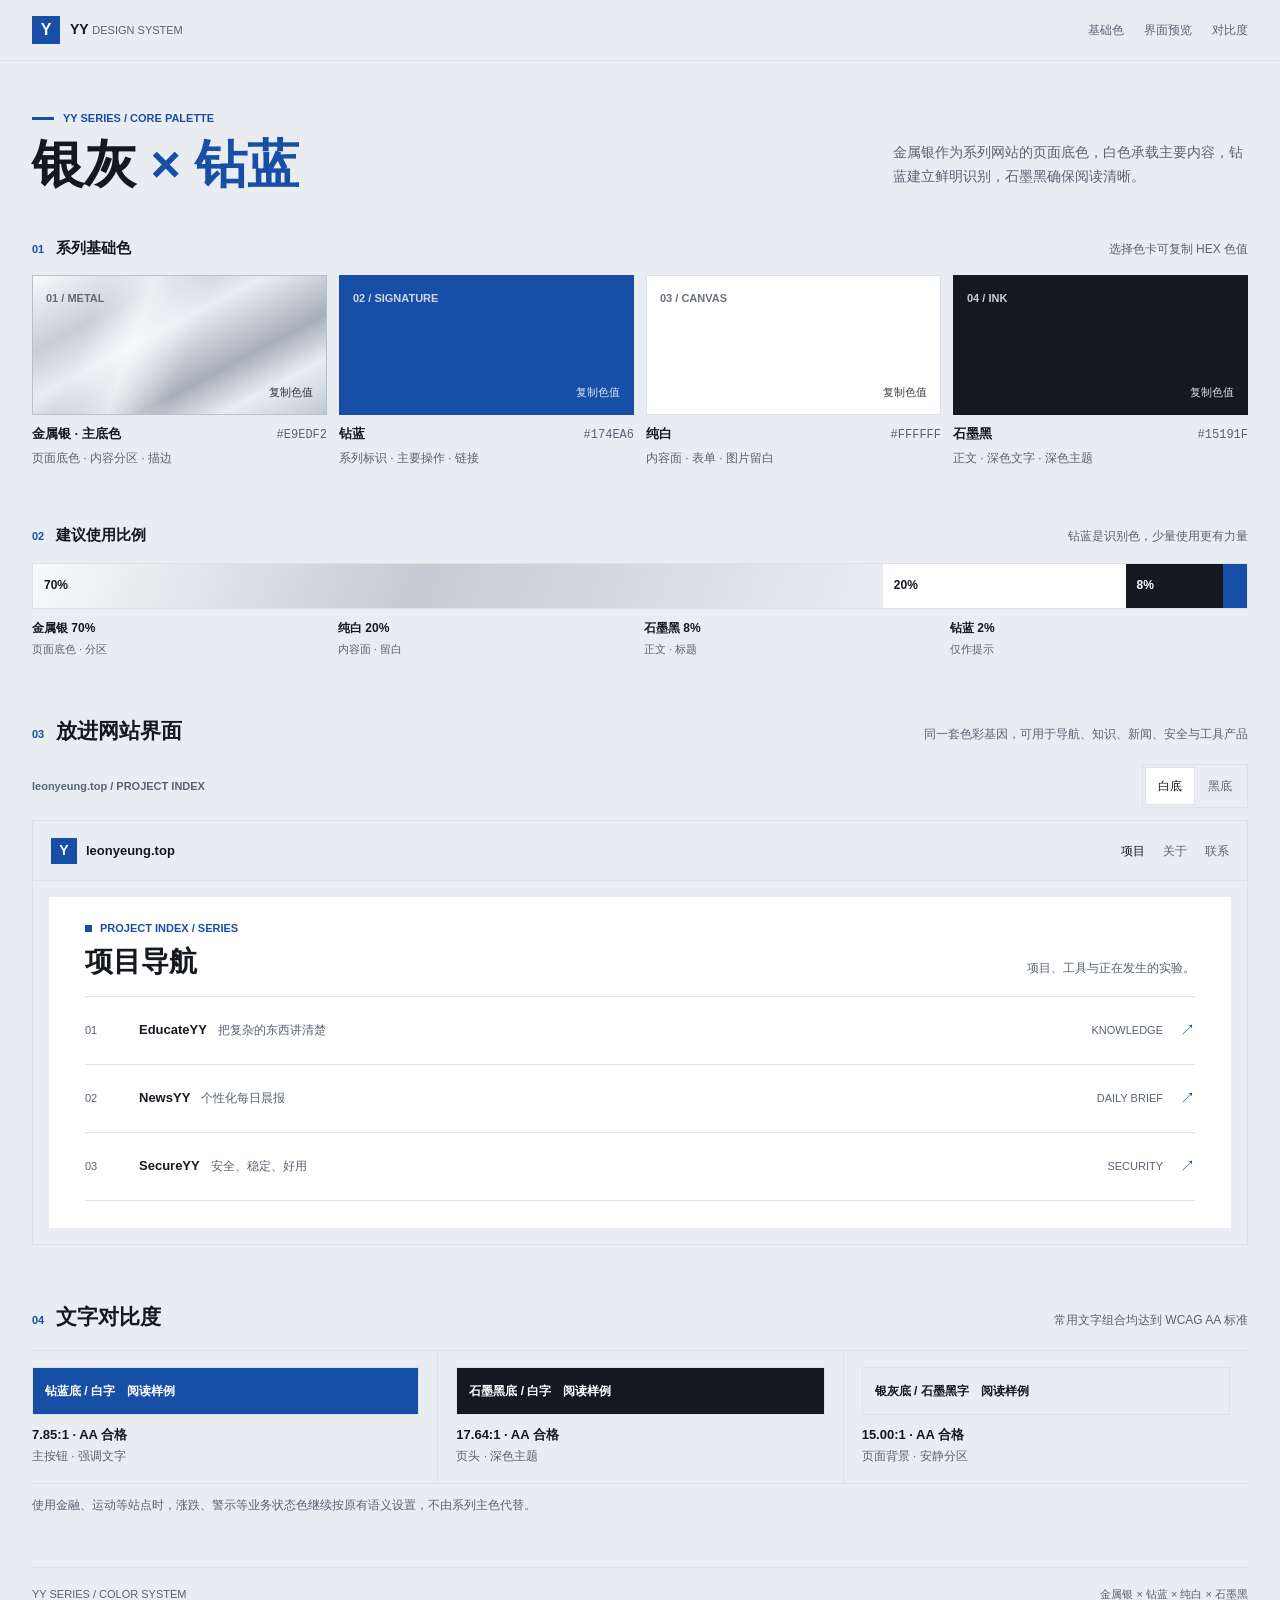
<file: design-system/palette-metallic-drill-blue.html>
<!doctype html>
<html lang="zh-CN">
<head>
  <meta charset="utf-8">
  <meta name="viewport" content="width=device-width, initial-scale=1">
  <meta name="theme-color" content="#E9EDF2">
  <meta name="description" content="YY 系列视觉手册：以金属银为页面底色，白色承载内容、钻蓝识别、石墨黑呈现正文。">
  <meta name="robots" content="noindex">
  <title>银 × 钻蓝 · YY 系列色彩系统</title>
  <link rel="icon" href="data:,">
  <style>
    :root {
      color-scheme: light;
      --white: #FFFFFF;
      --black: #15191F;
      --silver: #E9EDF2;
      --silver-light: #E9EDF2;
      --diamond: #174EA6;
      --paper: #E9EDF2;
      --ink: #15191F;
      --secondary: #596371;
      --line: #DDE2E9;
      --display: "Segoe UI", "Microsoft YaHei", "PingFang SC", sans-serif;
      --reading: "Microsoft YaHei", "PingFang SC", "Segoe UI", sans-serif;
    }

    *,
    *::before,
    *::after {
      box-sizing: border-box;
    }

    html {
      min-width: 320px;
      scroll-behavior: smooth;
      scroll-padding-top: 72px;
      background: var(--paper);
    }

    body {
      min-width: 320px;
      margin: 0;
      color: var(--ink);
      background: var(--paper);
      font-family: var(--reading);
      font-size: 15px;
      line-height: 1.7;
      -webkit-font-smoothing: antialiased;
    }

    button,
    a {
      font: inherit;
    }

    a {
      color: inherit;
    }

    button:focus-visible,
    a:focus-visible {
      outline: 3px solid var(--diamond);
      outline-offset: 4px;
    }

    .page {
      width: min(1240px, calc(100% - 64px));
      margin-inline: auto;
    }

    .masthead {
      position: sticky;
      z-index: 2;
      top: 0;
      border-bottom: 1px solid var(--line);
      background: rgb(233 237 242 / 94%);
      backdrop-filter: blur(12px);
    }

    .masthead-inner {
      display: flex;
      min-height: 60px;
      align-items: center;
      justify-content: space-between;
      gap: 20px;
      width: min(1240px, calc(100% - 64px));
      margin-inline: auto;
    }

    .wordmark {
      display: inline-flex;
      min-width: 0;
      align-items: center;
      gap: 10px;
      color: var(--ink);
      font-family: var(--display);
      font-size: 14px;
      font-weight: 700;
      text-decoration: none;
    }

    .wordmark-mark {
      display: grid;
      width: 28px;
      aspect-ratio: 1;
      place-items: center;
      background: var(--diamond);
      color: var(--white);
      font-size: 16px;
      line-height: 1;
    }

    .wordmark small {
      color: var(--secondary);
      font-size: 11px;
      font-weight: 500;
    }

    .masthead nav {
      display: flex;
      flex-wrap: wrap;
      justify-content: flex-end;
      gap: 20px;
    }

    .masthead nav a {
      color: var(--secondary);
      font-size: 12px;
      text-decoration-color: transparent;
      text-underline-offset: 4px;
      transition: color 150ms ease, text-decoration-color 150ms ease;
    }

    .masthead nav a:hover {
      color: var(--diamond);
      text-decoration-color: currentColor;
    }

    main {
      padding-bottom: 52px;
    }

    .intro {
      display: grid;
      grid-template-columns: 1fr minmax(240px, 0.56fr);
      align-items: end;
      gap: 32px;
      padding-block: 48px 32px;
    }

    .eyebrow,
    .section-number,
    .preview-label,
    .token-index,
    .sample-index,
    .ratio-readout {
      font-family: var(--display);
      font-size: 11px;
      font-weight: 600;
    }

    .eyebrow,
    .section-number {
      color: var(--diamond);
    }

    .eyebrow {
      display: flex;
      align-items: center;
      gap: 9px;
      margin: 0 0 8px;
    }

    .eyebrow::before {
      width: 22px;
      height: 3px;
      background: var(--diamond);
      content: "";
    }

    h1,
    h2,
    h3,
    p {
      margin-block: 0;
    }

    h1,
    h2,
    h3 {
      font-family: var(--display);
    }

    h1 {
      font-size: 52px;
      font-weight: 600;
      line-height: 1.1;
    }

    h1 span {
      color: var(--diamond);
    }

    .intro-copy {
      max-width: 355px;
      justify-self: end;
      padding-bottom: 4px;
      color: var(--secondary);
      font-size: 14px;
    }

    .palette-section {
      padding-top: 10px;
      scroll-margin-top: 76px;
    }

    .section-heading {
      display: flex;
      align-items: baseline;
      gap: 12px;
      margin-bottom: 15px;
    }

    .section-heading h2 {
      font-size: 15px;
      font-weight: 600;
    }

    .section-note {
      margin-left: auto;
      color: var(--secondary);
      font-size: 12px;
    }

    .palette-grid {
      display: grid;
      grid-template-columns: repeat(4, minmax(0, 1fr));
      gap: 12px;
    }

    .token {
      min-width: 0;
      padding: 0;
      border: 0;
      background: transparent;
      color: var(--ink);
      text-align: left;
      cursor: pointer;
    }

    .token-swatch {
      position: relative;
      display: flex;
      min-height: 140px;
      align-items: flex-end;
      justify-content: space-between;
      overflow: hidden;
      padding: 13px;
      border: 1px solid transparent;
      color: var(--white);
      transition: border-color 150ms ease;
    }

    .token:hover .token-swatch {
      border-color: var(--diamond);
    }

    .token-swatch--silver {
      border-color: #B7BFC8;
      background:
        linear-gradient(110deg, transparent 21%, rgb(255 255 255 / 64%) 36%, transparent 53%),
        linear-gradient(152deg, #F8F9FA 0%, #C7CED8 26%, #E9EDF2 42%, #A7AFBB 66%, #E9EDF2 81%, #C1C9D3 100%);
      color: var(--black);
    }

    .token-swatch--blue {
      background: var(--diamond);
    }

    .token-swatch--white {
      border-color: var(--line);
      background: var(--white);
      color: var(--black);
    }

    .token-swatch--black {
      background: var(--black);
    }

    .token-index {
      align-self: flex-start;
      opacity: 0.78;
    }

    .token-swatch--silver .token-index,
    .token-swatch--white .token-index {
      color: #424A54;
    }

    .copy-cue {
      color: inherit;
      font-size: 11px;
      opacity: 0.84;
    }

    .token-meta {
      display: flex;
      flex-wrap: wrap;
      align-items: baseline;
      justify-content: space-between;
      gap: 3px 12px;
      padding-top: 8px;
    }

    .token-name {
      font-size: 13px;
      font-weight: 600;
    }

    .token code {
      color: var(--secondary);
      font-family: ui-monospace, "Cascadia Mono", Consolas, monospace;
      font-size: 12px;
    }

    .token-role {
      display: block;
      padding-top: 2px;
      color: var(--secondary);
      font-size: 12px;
    }

    .mix-section,
    .usage-section,
    .contrast-section {
      padding-top: 54px;
      scroll-margin-top: 76px;
    }

    .section-header {
      display: flex;
      align-items: baseline;
      gap: 12px;
      margin-bottom: 16px;
    }

    .section-header h2 {
      font-size: 21px;
      font-weight: 600;
    }

    .section-header .section-note {
      max-width: 470px;
    }

    .mix-bar {
      display: grid;
      grid-template-columns: 70fr 20fr 8fr 2fr;
      min-height: 46px;
      overflow: hidden;
      border: 1px solid var(--line);
    }

    .mix-bar > span {
      display: flex;
      min-width: 0;
      align-items: center;
      padding-inline: 11px;
      color: var(--ink);
      font-family: var(--display);
      font-size: 12px;
      font-weight: 600;
    }

    .mix-white {
      background: var(--white);
    }

    .mix-silver {
      background: linear-gradient(110deg, #F8F9FA, #C5CBD4 45%, #E9EDF2);
    }

    .mix-black {
      background: var(--black);
      color: var(--white) !important;
    }

    .mix-blue {
      padding: 0 !important;
      background: var(--diamond);
    }

    .mix-labels {
      display: grid;
      grid-template-columns: repeat(4, minmax(0, 1fr));
      gap: 8px;
      padding-top: 9px;
    }

    .mix-labels div {
      display: grid;
      gap: 2px;
      min-width: 0;
    }

    .mix-labels strong {
      font-size: 12px;
      font-weight: 600;
    }

    .mix-labels span {
      color: var(--secondary);
      font-size: 11px;
    }

    .preview-toolbar {
      display: flex;
      flex-wrap: wrap;
      align-items: center;
      justify-content: space-between;
      gap: 12px;
      margin-bottom: 12px;
    }

    .preview-label {
      color: var(--secondary);
    }

    .preview-modes {
      display: inline-flex;
      gap: 2px;
      padding: 3px;
      border: 1px solid var(--line);
      background: var(--silver-light);
    }

    .preview-mode {
      min-height: 36px;
      padding: 6px 12px;
      border: 0;
      background: transparent;
      color: var(--secondary);
      font-size: 12px;
      cursor: pointer;
    }

    .preview-mode[aria-pressed="true"] {
      background: var(--white);
      color: var(--ink);
      box-shadow: 0 0 0 1px var(--line);
    }

    .app-preview {
      --app-page: #E9EDF2;
      --app-panel: #FFFFFF;
      --app-ink: #15191F;
      --app-secondary: #596371;
      --app-line: #DDE2E9;
      color: var(--app-ink);
      background: var(--app-page);
      border: 1px solid var(--app-line);
    }

    .app-preview[data-theme="dark"] {
      color-scheme: dark;
      --app-page: #15191F;
      --app-panel: #20252D;
      --app-ink: #F7F8FA;
      --app-secondary: #C5CBD4;
      --app-line: #414955;
    }

    .app-preview[data-theme="dark"] .app-nav .active,
    .app-preview[data-theme="dark"] .app-kicker,
    .app-preview[data-theme="dark"] .project-arrow {
      color: #91B9FF;
    }

    .app-preview[data-theme="dark"] .app-kicker::before {
      background: #91B9FF;
    }

    .app-topbar {
      display: flex;
      min-height: 60px;
      flex-wrap: wrap;
      align-items: center;
      justify-content: space-between;
      gap: 12px 20px;
      padding: 11px 18px;
      border-bottom: 1px solid var(--app-line);
      background: var(--app-page);
    }

    .app-brand {
      display: inline-flex;
      align-items: center;
      gap: 9px;
      font-family: var(--display);
      font-size: 13px;
      font-weight: 600;
    }

    .app-brand-mark {
      display: grid;
      width: 26px;
      aspect-ratio: 1;
      place-items: center;
      background: var(--diamond);
      color: var(--white);
      font-size: 14px;
      font-weight: 700;
    }

    .app-nav {
      display: flex;
      flex-wrap: wrap;
      gap: 6px 18px;
      color: var(--app-secondary);
      font-size: 12px;
    }

    .app-nav span:first-child {
      color: var(--app-ink);
    }

    .app-nav .active {
      color: var(--diamond);
    }

    .app-content {
      margin: 16px;
      padding: 22px clamp(14px, 4%, 36px) 27px;
      background: var(--app-panel);
    }

    .app-kicker {
      display: flex;
      align-items: center;
      gap: 8px;
      margin-bottom: 7px;
      color: var(--diamond);
      font-family: var(--display);
      font-size: 11px;
      font-weight: 600;
    }

    .app-kicker::before {
      width: 7px;
      height: 7px;
      background: var(--diamond);
      content: "";
    }

    .app-heading {
      display: flex;
      flex-wrap: wrap;
      align-items: end;
      justify-content: space-between;
      gap: 8px 20px;
      margin-bottom: 17px;
    }

    .app-heading h3 {
      font-size: 28px;
      font-weight: 600;
      line-height: 1.2;
    }

    .app-heading p {
      color: var(--app-secondary);
      font-size: 12px;
    }

    .project-list {
      border-top: 1px solid var(--app-line);
    }

    .project-row {
      display: grid;
      grid-template-columns: 42px minmax(0, 1fr) auto 20px;
      align-items: center;
      gap: 12px;
      min-height: 68px;
      border-bottom: 1px solid var(--app-line);
    }

    .project-index,
    .project-category {
      color: var(--app-secondary);
      font-family: var(--display);
      font-size: 11px;
    }

    .project-name {
      display: flex;
      flex-wrap: wrap;
      align-items: baseline;
      gap: 0 11px;
      min-width: 0;
    }

    .project-name strong {
      font-family: var(--display);
      font-size: 13px;
      font-weight: 600;
    }

    .project-name span {
      color: var(--app-secondary);
      font-size: 12px;
    }

    .project-arrow {
      color: var(--diamond);
      font-size: 15px;
      text-align: right;
    }

    .contrast-list {
      display: grid;
      grid-template-columns: repeat(3, minmax(0, 1fr));
      border-top: 1px solid var(--line);
      border-bottom: 1px solid var(--line);
    }

    .contrast-item {
      min-width: 0;
      padding: 16px 18px 16px 0;
    }

    .contrast-item + .contrast-item {
      padding-left: 18px;
      border-left: 1px solid var(--line);
    }

    .contrast-sample {
      display: flex;
      min-height: 48px;
      align-items: center;
      padding-inline: 12px;
      border: 1px solid var(--line);
      font-size: 12px;
      font-weight: 600;
    }

    .contrast-sample--blue {
      background: var(--diamond);
      color: var(--white);
    }

    .contrast-sample--black {
      background: var(--black);
      color: var(--white);
    }

    .contrast-sample--silver {
      background: var(--silver);
      color: var(--black);
    }

    .contrast-description {
      padding-top: 9px;
      color: var(--secondary);
      font-size: 12px;
    }

    .contrast-description strong {
      color: var(--ink);
      font-family: var(--display);
      font-size: 13px;
    }

    .contrast-note {
      padding-top: 11px;
      color: var(--secondary);
      font-size: 12px;
    }

    footer {
      display: flex;
      flex-wrap: wrap;
      align-items: center;
      justify-content: space-between;
      gap: 12px;
      padding-block: 17px 25px;
      border-top: 1px solid var(--line);
      color: var(--secondary);
      font-size: 11px;
    }

    .notice {
      position: fixed;
      right: 18px;
      bottom: 18px;
      z-index: 3;
      max-width: min(340px, calc(100vw - 36px));
      padding: 10px 14px;
      background: var(--black);
      color: var(--white);
      font-size: 12px;
      opacity: 0;
      pointer-events: none;
      transform: translateY(5px);
      transition: opacity 150ms ease, transform 150ms ease;
    }

    .notice.is-visible {
      opacity: 1;
      transform: translateY(0);
    }

    @media (max-width: 760px) {
      .page,
      .masthead-inner {
        width: calc(100% - 36px);
      }

      .intro {
        grid-template-columns: 1fr;
        gap: 12px;
        padding-block: 35px 25px;
      }

      .intro-copy {
        max-width: 510px;
        justify-self: start;
      }

      .palette-grid {
        grid-template-columns: repeat(2, minmax(0, 1fr));
        gap: 18px 12px;
      }

      .token-swatch {
        min-height: 112px;
      }

      .mix-section,
      .usage-section,
      .contrast-section {
        padding-top: 38px;
      }

      .contrast-list {
        grid-template-columns: 1fr;
      }

      .contrast-item,
      .contrast-item + .contrast-item {
        padding: 12px 0;
        border: 0;
      }

      .contrast-item + .contrast-item {
        border-top: 1px solid var(--line);
      }
    }

    @media (max-width: 480px) {
      .page,
      .masthead-inner {
        width: calc(100% - 28px);
      }

      .masthead-inner {
        min-height: 56px;
      }

      .masthead nav {
        gap: 8px 12px;
      }

      .masthead nav a {
        font-size: 11px;
      }

      .wordmark {
        gap: 7px;
        font-size: 12px;
      }

      .wordmark small {
        display: none;
      }

      h1 {
        font-size: 39px;
      }

      .section-heading {
        flex-wrap: wrap;
      }

      .section-note {
        width: 100%;
        margin-left: 0;
      }

      .token-swatch {
        min-height: 94px;
        padding: 10px;
      }

      .mix-bar {
        min-height: 38px;
      }

      .mix-bar > span {
        padding-inline: 7px;
        font-size: 10px;
      }

      .mix-labels {
        grid-template-columns: 1fr 1fr;
        gap: 8px 12px;
      }

      .project-row {
        grid-template-columns: 28px minmax(0, 1fr) 18px;
        gap: 9px;
        min-height: 63px;
      }

      .project-category {
        display: none;
      }

      .app-heading h3 {
        font-size: 24px;
      }
    }

    @media (prefers-reduced-motion: reduce) {
      *,
      *::before,
      *::after {
        scroll-behavior: auto !important;
        transition-duration: 0.01ms !important;
      }
    }
  </style>
</head>
<body>
  <header class="masthead">
    <div class="masthead-inner">
      <a class="wordmark" href="#top" aria-label="YY 系列视觉系统">
        <span class="wordmark-mark" aria-hidden="true">Y</span>
        <span>YY <small>DESIGN SYSTEM</small></span>
      </a>
      <nav aria-label="色彩手册章节">
        <a href="#palette">基础色</a>
        <a href="#usage">界面预览</a>
        <a href="#contrast">对比度</a>
      </nav>
    </div>
  </header>

  <main id="top" class="page">
    <section class="intro" aria-labelledby="page-title">
      <div>
        <p class="eyebrow">YY SERIES / CORE PALETTE</p>
        <h1 id="page-title">银灰 <span>× 钻蓝</span></h1>
      </div>
        <p class="intro-copy">金属银作为系列网站的页面底色，白色承载主要内容，钻蓝建立鲜明识别，石墨黑确保阅读清晰。</p>
    </section>

    <section id="palette" class="palette-section" aria-labelledby="palette-heading">
      <div class="section-heading">
        <span class="section-number">01</span>
        <h2 id="palette-heading">系列基础色</h2>
        <span class="section-note">选择色卡可复制 HEX 色值</span>
      </div>
      <div class="palette-grid">
        <button class="token" type="button" data-copy="#E9EDF2" aria-label="复制金属银主底色值 #E9EDF2">
          <span class="token-swatch token-swatch--silver">
            <span class="token-index">01 / METAL</span>
            <span class="copy-cue">复制色值</span>
          </span>
          <span class="token-meta"><span class="token-name">金属银 · 主底色</span><code>#E9EDF2</code></span>
          <span class="token-role">页面底色 · 内容分区 · 描边</span>
        </button>
        <button class="token" type="button" data-copy="#174EA6" aria-label="复制钻蓝色值 #174EA6">
          <span class="token-swatch token-swatch--blue">
            <span class="token-index">02 / SIGNATURE</span>
            <span class="copy-cue">复制色值</span>
          </span>
          <span class="token-meta"><span class="token-name">钻蓝</span><code>#174EA6</code></span>
          <span class="token-role">系列标识 · 主要操作 · 链接</span>
        </button>
        <button class="token" type="button" data-copy="#FFFFFF" aria-label="复制白色色值 #FFFFFF">
          <span class="token-swatch token-swatch--white">
            <span class="token-index">03 / CANVAS</span>
            <span class="copy-cue">复制色值</span>
          </span>
          <span class="token-meta"><span class="token-name">纯白</span><code>#FFFFFF</code></span>
          <span class="token-role">内容面 · 表单 · 图片留白</span>
        </button>
        <button class="token" type="button" data-copy="#15191F" aria-label="复制石墨黑色值 #15191F">
          <span class="token-swatch token-swatch--black">
            <span class="token-index">04 / INK</span>
            <span class="copy-cue">复制色值</span>
          </span>
          <span class="token-meta"><span class="token-name">石墨黑</span><code>#15191F</code></span>
          <span class="token-role">正文 · 深色文字 · 深色主题</span>
        </button>
      </div>
    </section>

    <section class="mix-section" aria-labelledby="mix-heading">
      <div class="section-heading">
        <span class="section-number">02</span>
        <h2 id="mix-heading">建议使用比例</h2>
        <span class="section-note">钻蓝是识别色，少量使用更有力量</span>
      </div>
      <div class="mix-bar" role="img" aria-label="参考比例：金属银百分之七十、白色百分之二十、石墨黑百分之八、钻蓝百分之二">
        <span class="mix-silver">70%</span>
        <span class="mix-white">20%</span>
        <span class="mix-black">8%</span>
        <span class="mix-blue"></span>
      </div>
      <div class="mix-labels" aria-hidden="true">
        <div><strong>金属银 70%</strong><span>页面底色 · 分区</span></div>
        <div><strong>纯白 20%</strong><span>内容面 · 留白</span></div>
        <div><strong>石墨黑 8%</strong><span>正文 · 标题</span></div>
        <div><strong>钻蓝 2%</strong><span>仅作提示</span></div>
      </div>
    </section>

    <section id="usage" class="usage-section" aria-labelledby="usage-heading">
      <div class="section-header">
        <span class="section-number">03</span>
        <h2 id="usage-heading">放进网站界面</h2>
        <span class="section-note">同一套色彩基因，可用于导航、知识、新闻、安全与工具产品</span>
      </div>
      <div class="preview-toolbar">
        <span class="preview-label">leonyeung.top / PROJECT INDEX</span>
        <div class="preview-modes" role="group" aria-label="选择预览明暗">
          <button class="preview-mode" type="button" data-mode="light" aria-pressed="true">白底</button>
          <button class="preview-mode" type="button" data-mode="dark" aria-pressed="false">黑底</button>
        </div>
      </div>
      <div class="app-preview" id="app-preview" data-theme="light" aria-label="项目网站界面预览">
        <header class="app-topbar">
          <div class="app-brand">
            <span class="app-brand-mark" aria-hidden="true">Y</span>
            <span>leonyeung.top</span>
          </div>
          <nav class="app-nav" aria-label="示例网站导航">
            <span class="active">项目</span>
            <span>关于</span>
            <span>联系</span>
          </nav>
        </header>
        <div class="app-content">
          <p class="app-kicker">PROJECT INDEX / SERIES</p>
          <div class="app-heading">
            <h3>项目导航</h3>
            <p>项目、工具与正在发生的实验。</p>
          </div>
          <div class="project-list">
            <div class="project-row">
              <span class="project-index">01</span>
              <div class="project-name"><strong>EducateYY</strong><span>把复杂的东西讲清楚</span></div>
              <span class="project-category">KNOWLEDGE</span>
              <span class="project-arrow" aria-hidden="true">↗</span>
            </div>
            <div class="project-row">
              <span class="project-index">02</span>
              <div class="project-name"><strong>NewsYY</strong><span>个性化每日晨报</span></div>
              <span class="project-category">DAILY BRIEF</span>
              <span class="project-arrow" aria-hidden="true">↗</span>
            </div>
            <div class="project-row">
              <span class="project-index">03</span>
              <div class="project-name"><strong>SecureYY</strong><span>安全、稳定、好用</span></div>
              <span class="project-category">SECURITY</span>
              <span class="project-arrow" aria-hidden="true">↗</span>
            </div>
          </div>
        </div>
      </div>
    </section>

    <section id="contrast" class="contrast-section" aria-labelledby="contrast-heading">
      <div class="section-header">
        <span class="section-number">04</span>
        <h2 id="contrast-heading">文字对比度</h2>
        <span class="section-note">常用文字组合均达到 WCAG AA 标准</span>
      </div>
      <div class="contrast-list" aria-label="颜色组合与文字对比度">
        <div class="contrast-item">
          <div class="contrast-sample contrast-sample--blue">钻蓝底 / 白字　阅读样例</div>
          <p class="contrast-description"><strong data-contrast="#174EA6 #FFFFFF">计算中</strong><br>主按钮 · 强调文字</p>
        </div>
        <div class="contrast-item">
          <div class="contrast-sample contrast-sample--black">石墨黑底 / 白字　阅读样例</div>
          <p class="contrast-description"><strong data-contrast="#15191F #FFFFFF">计算中</strong><br>页头 · 深色主题</p>
        </div>
        <div class="contrast-item">
          <div class="contrast-sample contrast-sample--silver">银灰底 / 石墨黑字　阅读样例</div>
          <p class="contrast-description"><strong data-contrast="#E9EDF2 #15191F">计算中</strong><br>页面背景 · 安静分区</p>
        </div>
      </div>
      <p class="contrast-note">使用金融、运动等站点时，涨跌、警示等业务状态色继续按原有语义设置，不由系列主色代替。</p>
    </section>
  </main>

  <footer class="page">
    <span>YY SERIES / COLOR SYSTEM</span>
    <span>金属银 × 钻蓝 × 纯白 × 石墨黑</span>
  </footer>

  <div class="notice" id="notice" aria-live="polite"></div>

  <script>
    (() => {
      const notice = document.getElementById("notice");
      let noticeTimer;

      function showNotice(message) {
        notice.textContent = message;
        notice.classList.add("is-visible");
        window.clearTimeout(noticeTimer);
        noticeTimer = window.setTimeout(() => notice.classList.remove("is-visible"), 1800);
      }

      function contrastRatio(hexA, hexB) {
        function luminance(hex) {
          const values = hex.match(/[A-Fa-f0-9]{2}/g).map(value => parseInt(value, 16) / 255);
          const channels = values.map(value => value <= 0.04045
            ? value / 12.92
            : ((value + 0.055) / 1.055) ** 2.4);
          return 0.2126 * channels[0] + 0.7152 * channels[1] + 0.0722 * channels[2];
        }

        const [lighter, darker] = [luminance(hexA), luminance(hexB)].sort((a, b) => b - a);
        return (lighter + 0.05) / (darker + 0.05);
      }

      document.querySelectorAll("[data-copy]").forEach(button => {
        button.addEventListener("click", async () => {
          const hex = button.dataset.copy;
          try {
            await navigator.clipboard.writeText(hex);
            showNotice(`已复制 ${hex}`);
          } catch {
            const input = document.createElement("textarea");
            input.value = hex;
            input.setAttribute("readonly", "");
            input.style.cssText = "position:fixed;left:-9999px;opacity:0;";
            document.body.append(input);
            input.select();
            const copied = document.execCommand("copy");
            input.remove();
            showNotice(copied ? `已复制 ${hex}` : `色值：${hex}`);
          }
        });
      });

      const preview = document.getElementById("app-preview");
      document.querySelectorAll("[data-mode]").forEach(button => {
        button.addEventListener("click", () => {
          const mode = button.dataset.mode;
          preview.dataset.theme = mode;
          document.querySelectorAll("[data-mode]").forEach(option => {
            option.setAttribute("aria-pressed", String(option === button));
          });
        });
      });

      document.querySelectorAll("[data-contrast]").forEach(label => {
        const [foreground, background] = label.dataset.contrast.split(" ");
        const value = contrastRatio(foreground, background);
        label.textContent = `${value.toFixed(2)}:1 · ${value >= 4.5 ? "AA 合格" : "需调整"}`;
      });
    })();
  </script>
</body>
</html>
</file>
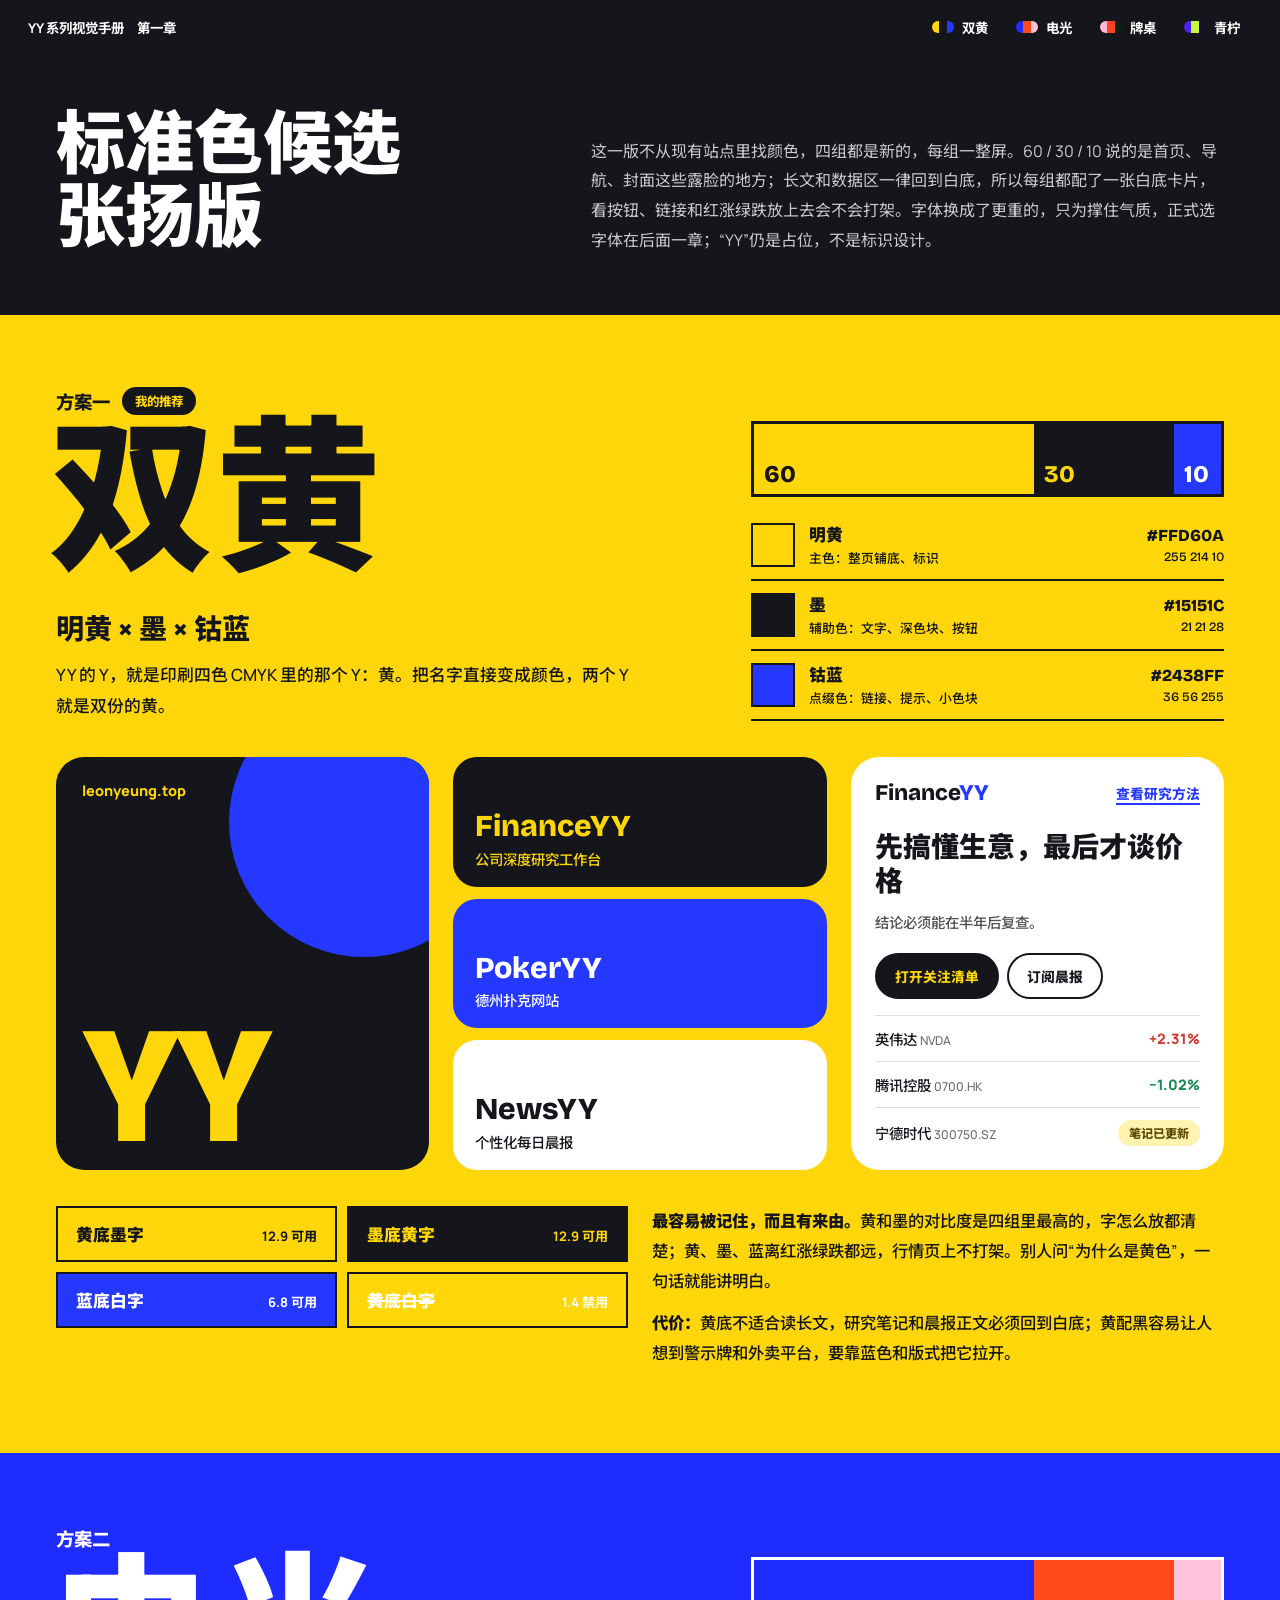
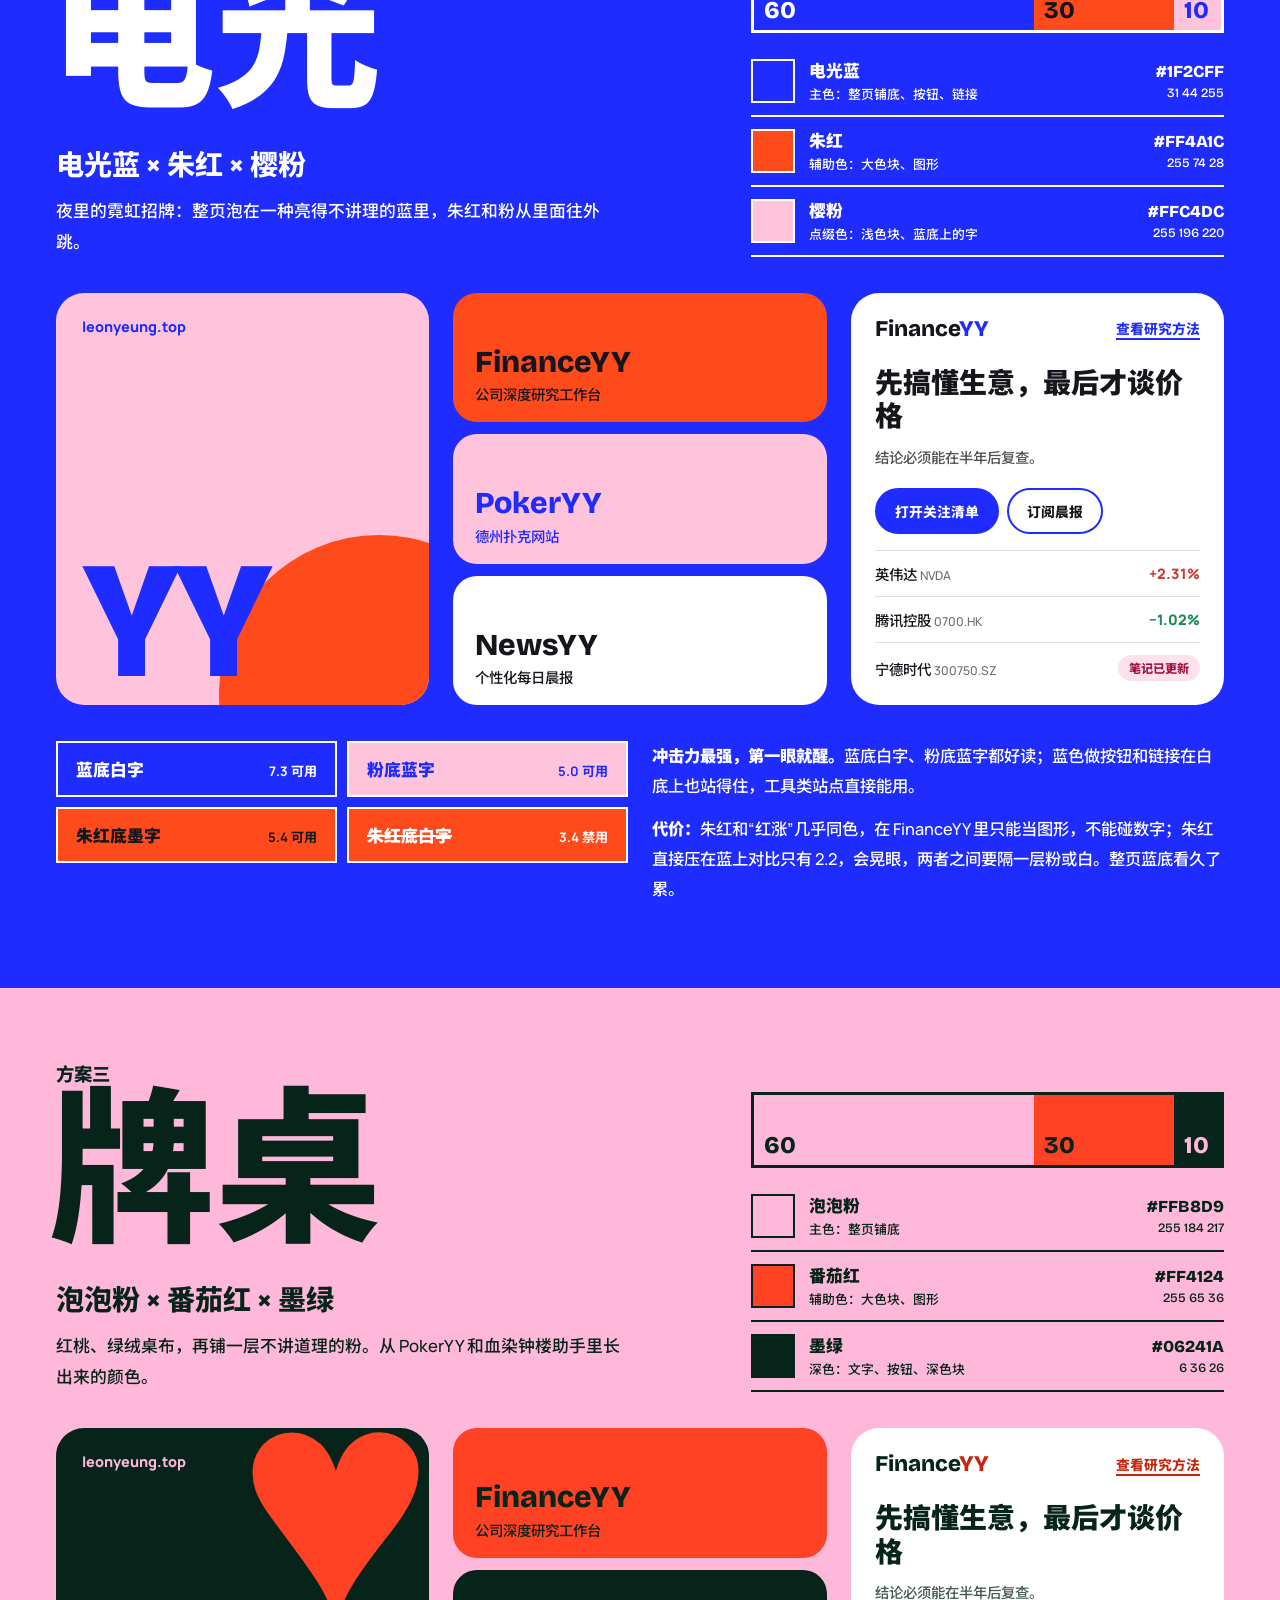
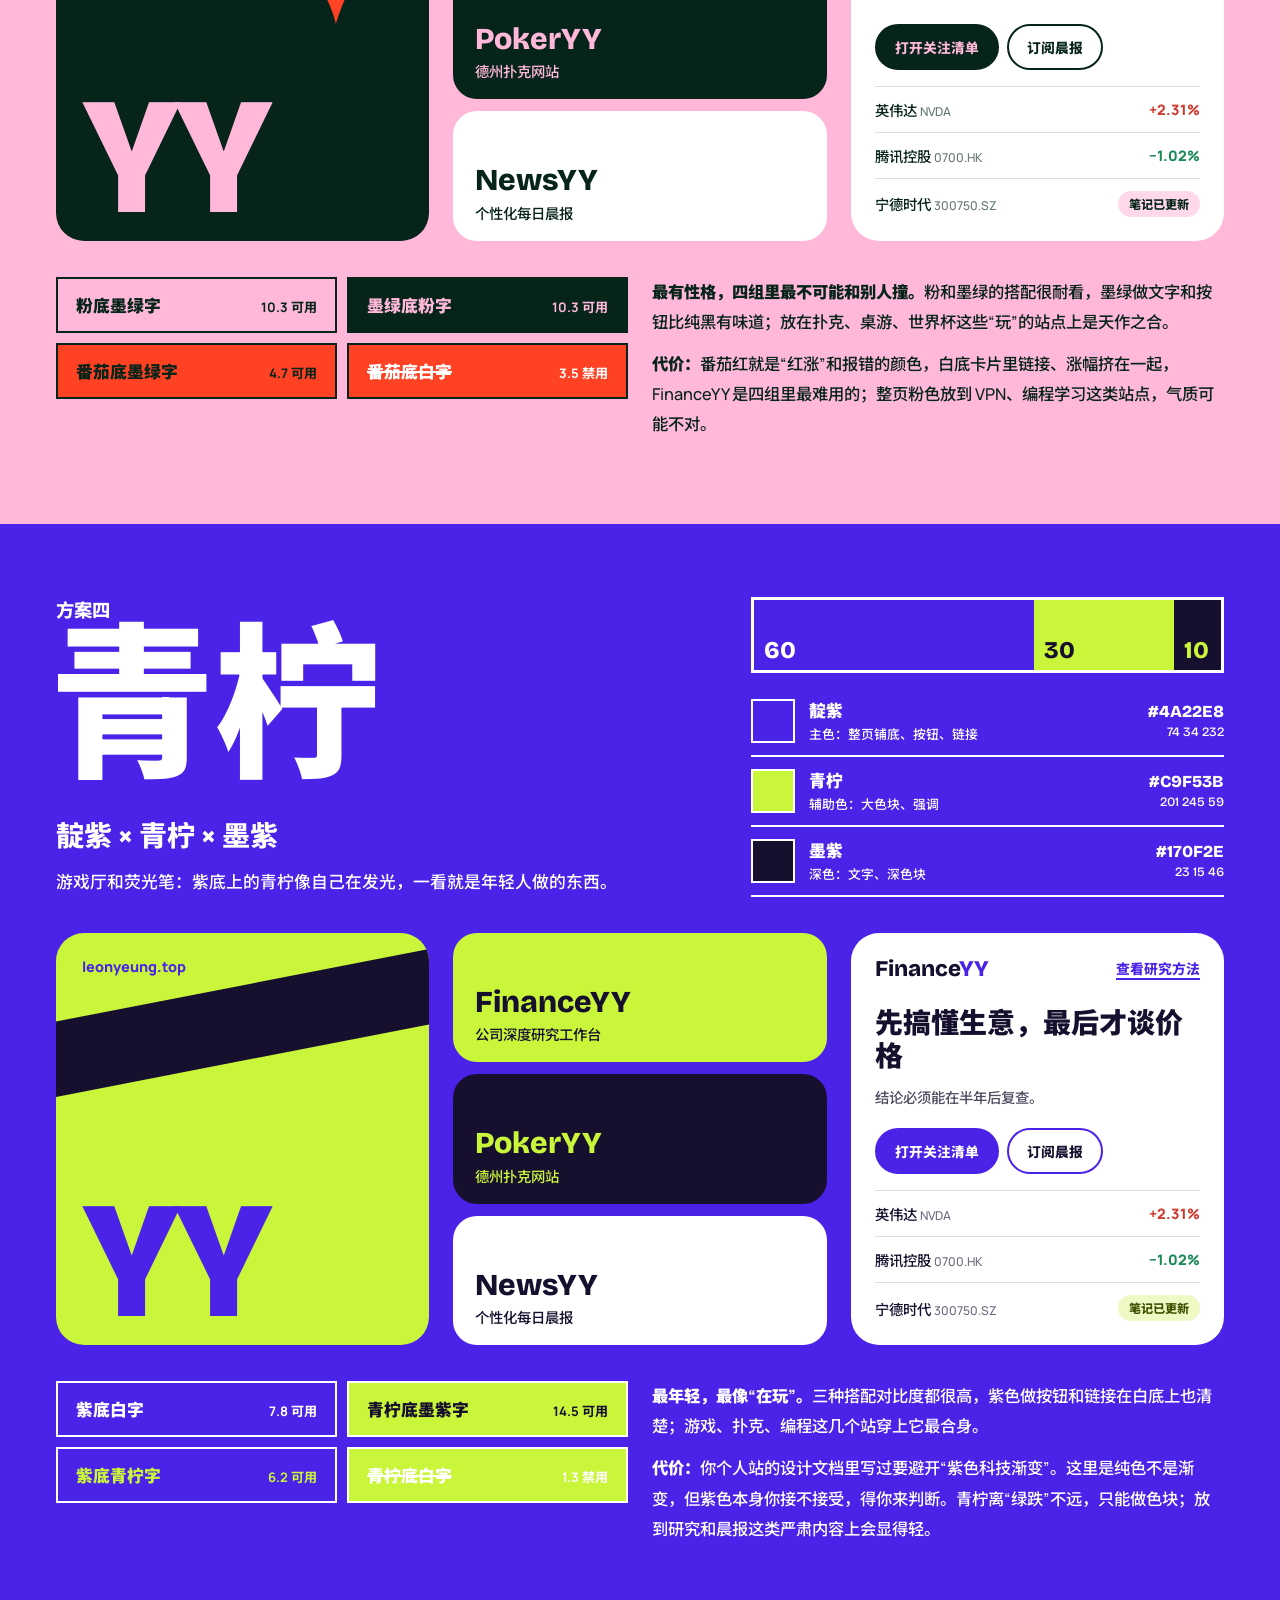
<file: design-system/palette-options-bold.html>
<!DOCTYPE html>
<html lang="zh-CN">
<head>
  <meta charset="UTF-8">
  <meta name="viewport" content="width=device-width, initial-scale=1.0">
  <meta name="robots" content="noindex">
  <title>YY 系列视觉手册 · 标准色候选（张扬版）</title>
  <link rel="preconnect" href="https://fonts.googleapis.com">
  <link rel="preconnect" href="https://fonts.gstatic.com" crossorigin>
  <link href="https://fonts.googleapis.com/css2?family=Bricolage+Grotesque:opsz,wght@12..96,500..800&family=Manrope:wght@500;700;800&family=Noto+Sans+SC:wght@400;500;700;900&display=swap" rel="stylesheet">
  <style>
    * { box-sizing: border-box; }

    :root {
      --display: "Bricolage Grotesque", "Noto Sans SC", "Microsoft YaHei", sans-serif;
      --night: #15151c;
    }

    html { scroll-behavior: smooth; }

    body {
      margin: 0;
      color: #ffffff;
      background: var(--night);
      font-family: "Manrope", "Noto Sans SC", "Microsoft YaHei", sans-serif;
      -webkit-font-smoothing: antialiased;
    }

    /* 顶栏：四组之间跳转 */
    .top {
      position: sticky;
      top: 0;
      z-index: 10;
      display: flex;
      align-items: center;
      justify-content: space-between;
      gap: 20px;
      padding: 10px 28px;
      background: var(--night);
      font-size: 0.84rem;
      font-weight: 700;
    }

    .top nav { display: flex; flex-wrap: wrap; gap: 4px; }

    .top a {
      display: inline-flex;
      align-items: center;
      gap: 8px;
      padding: 7px 12px;
      border-radius: 999px;
      color: #ffffff;
      text-decoration: none;
    }

    .top a:hover { background: rgba(255, 255, 255, 0.12); }
    .top a:focus-visible { outline: 2px solid #ffffff; outline-offset: 2px; }

    .top i {
      width: 22px;
      height: 12px;
      border-radius: 6px;
      background: linear-gradient(90deg, var(--a) 0 34%, var(--b) 34% 67%, var(--c) 67%);
    }

    .intro {
      display: grid;
      grid-template-columns: minmax(0, 1fr) minmax(0, 1.3fr);
      align-items: end;
      gap: 48px;
      padding: 56px 56px 60px;
    }

    .intro h1 {
      margin: 0;
      font-family: var(--display);
      font-size: clamp(2.6rem, 5.4vw, 5rem);
      font-weight: 900;
      line-height: 1.05;
    }

    .intro p {
      max-width: 44rem;
      margin: 0;
      color: rgba(255, 255, 255, 0.78);
      font-size: 1rem;
      line-height: 1.85;
    }

    /* 跨页：每组颜色一整屏，所有元素只读这一组变量 */
    .spread {
      --c1: #ffd60a;  --on1: #15151c;
      --c2: #15151c;  --on2: #ffd60a;
      --c3: #2438ff;  --on3: #ffffff;
      --p-bg: #15151c; --p-fg: #ffd60a; --p-shape: #2438ff;
      --ink: #15151c;
      --link: #2438ff;
      --btn-bg: #15151c; --btn-fg: #ffd60a;
      --flag-bg: #fff3b0; --flag-text: #5c4a00;

      display: grid;
      grid-template-columns: repeat(12, minmax(0, 1fr));
      gap: 36px 24px;
      padding: 72px 56px 84px;
      color: var(--on1);
      background: var(--c1);
      scroll-margin-top: 48px;
    }

    .spread--2 {
      --c1: #1f2cff;  --on1: #ffffff;
      --c2: #ff4a1c;  --on2: #15151c;
      --c3: #ffc4dc;  --on3: #1f2cff;
      --p-bg: #ffc4dc; --p-fg: #1f2cff; --p-shape: #ff4a1c;
      --link: #1f2cff;
      --btn-bg: #1f2cff; --btn-fg: #ffffff;
      --flag-bg: #ffe1ec; --flag-text: #a3123f;
    }

    .spread--3 {
      --c1: #ffb8d9;  --on1: #06241a;
      --c2: #ff4124;  --on2: #06241a;
      --c3: #06241a;  --on3: #ffb8d9;
      --p-bg: #06241a; --p-fg: #ffb8d9; --p-shape: #ff4124;
      --ink: #06241a;
      --link: #c7260c;
      --btn-bg: #06241a; --btn-fg: #ffb8d9;
      --flag-bg: #ffd9ea; --flag-text: #06241a;
    }

    .spread--4 {
      --c1: #4a22e8;  --on1: #ffffff;
      --c2: #c9f53b;  --on2: #170f2e;
      --c3: #170f2e;  --on3: #c9f53b;
      --p-bg: #c9f53b; --p-fg: #4a22e8; --p-shape: #170f2e;
      --ink: #170f2e;
      --link: #4a22e8;
      --btn-bg: #4a22e8; --btn-fg: #ffffff;
      --flag-bg: #eef9c4; --flag-text: #3d5200;
    }

    /* 标题区 */
    .title { grid-column: 1 / 8; min-width: 0; }

    .title-no {
      display: flex;
      align-items: center;
      gap: 12px;
      margin: 0 0 6px;
      font-family: var(--display);
      font-size: 1.15rem;
      font-weight: 800;
    }

    .pick {
      padding: 5px 13px;
      border-radius: 999px;
      color: var(--c1);
      background: var(--on1);
      font-family: "Manrope", "Noto Sans SC", sans-serif;
      font-size: 0.78rem;
      font-weight: 800;
    }

    .title h2 {
      margin: 0 0 0 -0.04em;
      font-family: var(--display);
      font-size: clamp(5rem, 13vw, 12.5rem);
      font-weight: 900;
      line-height: 0.98;
    }

    .title-trio {
      margin: 22px 0 0;
      font-family: var(--display);
      font-size: clamp(1.3rem, 2.2vw, 2rem);
      font-weight: 800;
    }

    .title-idea {
      max-width: 36rem;
      margin: 12px 0 0;
      font-size: 1.05rem;
      font-weight: 500;
      line-height: 1.85;
    }

    /* 色彩规格 */
    .spec { grid-column: 8 / 13; align-self: end; min-width: 0; }

    .ratio {
      display: grid;
      grid-template-columns: 6fr 3fr 1fr;
      height: 76px;
      border: 3px solid var(--on1);
      font-family: var(--display);
      font-size: 1.5rem;
      font-weight: 800;
    }

    .ratio span { display: flex; align-items: flex-end; padding: 6px 10px; }
    .ratio span:nth-child(1) { color: var(--on1); background: var(--c1); }
    .ratio span:nth-child(2) { color: var(--on2); background: var(--c2); }
    .ratio span:nth-child(3) { color: var(--on3); background: var(--c3); }

    .chips { margin: 14px 0 0; padding: 0; list-style: none; }

    .chips li {
      display: grid;
      grid-template-columns: 44px minmax(0, 1fr) auto;
      align-items: center;
      gap: 14px;
      padding: 11px 0;
      border-bottom: 2px solid var(--on1);
    }

    .chips i {
      width: 44px;
      height: 44px;
      border: 2px solid var(--on1);
      background: var(--sw);
    }

    .chips strong { display: block; font-size: 1.05rem; font-weight: 900; }
    .chips small { font-size: 0.8rem; font-weight: 500; }

    .chips code {
      font-family: var(--display);
      font-size: 1.05rem;
      font-weight: 800;
      line-height: 1.35;
      text-align: right;
    }

    .chips code span { display: block; font-size: 0.8rem; font-weight: 500; }

    /* 三块应用 */
    .poster, .cards, .sheet { min-width: 0; min-height: 400px; }

    .poster {
      position: relative;
      grid-column: 1 / 5;
      display: flex;
      flex-direction: column;
      justify-content: space-between;
      overflow: hidden;
      padding: 24px 26px 8px;
      border-radius: 28px;
      color: var(--p-fg);
      background: var(--p-bg);
    }

    .poster::before {
      position: absolute;
      top: -70px;
      right: -70px;
      width: 270px;
      height: 270px;
      border-radius: 50%;
      content: "";
      background: var(--p-shape);
    }

    .spread--2 .poster::before {
      top: auto;
      right: -110px;
      bottom: -150px;
      width: 320px;
      height: 320px;
    }

    .spread--3 .poster::before {
      top: -92px;
      right: -6px;
      width: auto;
      height: auto;
      border-radius: 0;
      content: "♥";
      color: var(--p-shape);
      background: none;
      font-family: "Segoe UI Symbol", "Noto Sans Symbols 2", sans-serif;
      font-size: 21rem;
      line-height: 1;
    }

    .spread--4 .poster::before {
      top: 13%;
      right: auto;
      left: -30%;
      width: 160%;
      height: 74px;
      border-radius: 0;
      transform: rotate(-11deg);
    }

    .poster small { position: relative; font-size: 0.9rem; font-weight: 800; }

    .poster b {
      position: relative;
      font-family: var(--display);
      font-size: clamp(8rem, 13vw, 13rem);
      font-weight: 800;
      line-height: 0.9;
      letter-spacing: -0.04em;
    }

    .cards {
      grid-column: 5 / 9;
      display: grid;
      grid-template-rows: repeat(3, minmax(0, 1fr));
      gap: 12px;
    }

    .cards div {
      display: flex;
      flex-direction: column;
      justify-content: flex-end;
      padding: 16px 22px 18px;
      border-radius: 24px;
    }

    .cards div:nth-child(1) { color: var(--on2); background: var(--c2); }
    .cards div:nth-child(2) { color: var(--on3); background: var(--c3); }
    .cards div:nth-child(3) { color: var(--ink); background: #ffffff; }

    .cards strong { font-family: var(--display); font-size: 1.9rem; font-weight: 800; line-height: 1.1; }
    .cards span { margin-top: 4px; font-size: 0.9rem; font-weight: 500; }

    .sheet {
      grid-column: 9 / 13;
      display: flex;
      flex-direction: column;
      gap: 16px;
      padding: 22px 24px 12px;
      border-radius: 28px;
      color: var(--ink);
      background: #ffffff;
    }

    .sheet-bar { display: flex; align-items: center; justify-content: space-between; gap: 12px; }
    .sheet-brand { font-family: var(--display); font-size: 1.4rem; font-weight: 800; }
    .sheet-brand b { color: var(--link); font-weight: 800; }

    .sheet a {
      color: var(--link);
      font-size: 0.86rem;
      font-weight: 800;
      text-decoration: underline;
      text-decoration-thickness: 2px;
      text-underline-offset: 4px;
    }

    .sheet h3 {
      margin: 10px 0 0;
      font-family: var(--display);
      font-size: 1.75rem;
      font-weight: 900;
      line-height: 1.2;
    }

    .sheet p { margin: -6px 0 2px; font-size: 0.9rem; font-weight: 500; line-height: 1.75; opacity: 0.74; }

    .sheet-actions { display: flex; flex-wrap: wrap; gap: 8px; }

    .btn {
      padding: 11px 18px;
      border: 2px solid var(--btn-bg);
      border-radius: 999px;
      font: inherit;
      font-size: 0.86rem;
      font-weight: 800;
      cursor: pointer;
    }

    .btn--solid { color: var(--btn-fg); background: var(--btn-bg); }
    .btn--quiet { color: var(--ink); background: transparent; }
    .btn:focus-visible { outline: 3px solid var(--link); outline-offset: 3px; }

    .quotes { margin: auto 0 0; padding: 0; list-style: none; font-size: 0.9rem; font-weight: 500; }

    .quotes li {
      display: flex;
      align-items: center;
      justify-content: space-between;
      gap: 10px;
      padding: 12px 0;
      border-top: 1px solid rgba(21, 21, 28, 0.14);
    }

    .quotes small { opacity: 0.62; font-size: 0.76rem; }
    .quotes .up { color: #d03a2f; font-weight: 800; }
    .quotes .down { color: #1a8a55; font-weight: 800; }

    .flag {
      padding: 4px 11px;
      border-radius: 999px;
      color: var(--flag-text);
      background: var(--flag-bg);
      font-size: 0.76rem;
      font-weight: 800;
    }

    /* 文字搭配规范 + 结论 */
    .pairs {
      grid-column: 1 / 7;
      display: grid;
      grid-template-columns: repeat(2, minmax(0, 1fr));
      align-content: start;
      gap: 10px;
      margin: 0;
      padding: 0;
      list-style: none;
    }

    .pairs li {
      display: flex;
      align-items: baseline;
      justify-content: space-between;
      gap: 10px;
      padding: 14px 18px;
      border: 2px solid var(--on1);
      color: var(--fg);
      background: var(--bg);
      font-size: 1.05rem;
      font-weight: 900;
    }

    .pairs em { font-size: 0.82rem; font-style: normal; font-weight: 700; }
    .pairs .no span { text-decoration: line-through; text-decoration-thickness: 2px; }

    .verdict { grid-column: 7 / 13; min-width: 0; }
    .verdict p { margin: 0; font-size: 1.02rem; font-weight: 500; line-height: 1.85; }
    .verdict p + p { margin-top: 12px; }
    .verdict strong { font-weight: 900; }

    @media (max-width: 1080px) {
      .intro { grid-template-columns: 1fr; gap: 18px; padding: 40px 24px 44px; }
      .spread { padding: 48px 24px 56px; }
      .title, .spec, .poster, .cards, .sheet, .pairs, .verdict { grid-column: 1 / -1; }
      .poster { min-height: 340px; }
    }

    @media (max-width: 560px) {
      .top { padding: 8px 12px; }
      .top > span { display: none; }
      .pairs { grid-template-columns: 1fr; }
    }

    @media (prefers-reduced-motion: reduce) {
      html { scroll-behavior: auto; }
    }
  </style>
</head>
<body>
  <div class="top">
    <span>YY 系列视觉手册　第一章</span>
    <nav aria-label="四组候选">
      <a href="#s1"><i style="--a:#ffd60a;--b:#15151c;--c:#2438ff"></i>双黄</a>
      <a href="#s2"><i style="--a:#1f2cff;--b:#ff4a1c;--c:#ffc4dc"></i>电光</a>
      <a href="#s3"><i style="--a:#ffb8d9;--b:#ff4124;--c:#06241a"></i>牌桌</a>
      <a href="#s4"><i style="--a:#4a22e8;--b:#c9f53b;--c:#170f2e"></i>青柠</a>
    </nav>
  </div>

  <header class="intro">
    <h1>标准色候选<br>张扬版</h1>
    <p>这一版不从现有站点里找颜色，四组都是新的，每组一整屏。60 / 30 / 10 说的是首页、导航、封面这些露脸的地方；长文和数据区一律回到白底，所以每组都配了一张白底卡片，看按钮、链接和红涨绿跌放上去会不会打架。字体换成了更重的，只为撑住气质，正式选字体在后面一章；“YY”仍是占位，不是标识设计。</p>
  </header>

  <main>
    <!-- 方案一 双黄 -->
    <section class="spread" id="s1" aria-labelledby="t1">
      <div class="title">
        <p class="title-no">方案一 <span class="pick">我的推荐</span></p>
        <h2 id="t1">双黄</h2>
        <p class="title-trio">明黄 × 墨 × 钴蓝</p>
        <p class="title-idea">YY 的 Y，就是印刷四色 CMYK 里的那个 Y：黄。把名字直接变成颜色，两个 Y 就是双份的黄。</p>
      </div>

      <div class="spec">
        <div class="ratio" aria-label="使用比例"><span>60</span><span>30</span><span>10</span></div>
        <ul class="chips">
          <li><i style="--sw:#ffd60a"></i><span><strong>明黄</strong><small>主色：整页铺底、标识</small></span><code>#FFD60A<span>255 214 10</span></code></li>
          <li><i style="--sw:#15151c"></i><span><strong>墨</strong><small>辅助色：文字、深色块、按钮</small></span><code>#15151C<span>21 21 28</span></code></li>
          <li><i style="--sw:#2438ff"></i><span><strong>钴蓝</strong><small>点缀色：链接、提示、小色块</small></span><code>#2438FF<span>36 56 255</span></code></li>
        </ul>
      </div>

      <div class="poster"><small>leonyeung.top</small><b>YY</b></div>

      <div class="cards">
        <div><strong>FinanceYY</strong><span>公司深度研究工作台</span></div>
        <div><strong>PokerYY</strong><span>德州扑克网站</span></div>
        <div><strong>NewsYY</strong><span>个性化每日晨报</span></div>
      </div>

      <div class="sheet">
        <div class="sheet-bar"><span class="sheet-brand">Finance<b>YY</b></span><a href="#s1">查看研究方法</a></div>
        <h3>先搞懂生意，最后才谈价格</h3>
        <p>结论必须能在半年后复查。</p>
        <div class="sheet-actions">
          <button class="btn btn--solid" type="button">打开关注清单</button>
          <button class="btn btn--quiet" type="button">订阅晨报</button>
        </div>
        <ul class="quotes">
          <li><span>英伟达 <small>NVDA</small></span><span class="up">+2.31%</span></li>
          <li><span>腾讯控股 <small>0700.HK</small></span><span class="down">−1.02%</span></li>
          <li><span>宁德时代 <small>300750.SZ</small></span><span class="flag">笔记已更新</span></li>
        </ul>
      </div>

      <ul class="pairs" aria-label="文字搭配规范">
        <li style="--bg:#ffd60a;--fg:#15151c"><span>黄底墨字</span><em>12.9 可用</em></li>
        <li style="--bg:#15151c;--fg:#ffd60a"><span>墨底黄字</span><em>12.9 可用</em></li>
        <li style="--bg:#2438ff;--fg:#ffffff"><span>蓝底白字</span><em>6.8 可用</em></li>
        <li class="no" style="--bg:#ffd60a;--fg:#ffffff"><span>黄底白字</span><em>1.4 禁用</em></li>
      </ul>

      <div class="verdict">
        <p><strong>最容易被记住，而且有来由。</strong>黄和墨的对比度是四组里最高的，字怎么放都清楚；黄、墨、蓝离红涨绿跌都远，行情页上不打架。别人问“为什么是黄色”，一句话就能讲明白。</p>
        <p><strong>代价：</strong>黄底不适合读长文，研究笔记和晨报正文必须回到白底；黄配黑容易让人想到警示牌和外卖平台，要靠蓝色和版式把它拉开。</p>
      </div>
    </section>

    <!-- 方案二 电光 -->
    <section class="spread spread--2" id="s2" aria-labelledby="t2">
      <div class="title">
        <p class="title-no">方案二</p>
        <h2 id="t2">电光</h2>
        <p class="title-trio">电光蓝 × 朱红 × 樱粉</p>
        <p class="title-idea">夜里的霓虹招牌：整页泡在一种亮得不讲理的蓝里，朱红和粉从里面往外跳。</p>
      </div>

      <div class="spec">
        <div class="ratio" aria-label="使用比例"><span>60</span><span>30</span><span>10</span></div>
        <ul class="chips">
          <li><i style="--sw:#1f2cff"></i><span><strong>电光蓝</strong><small>主色：整页铺底、按钮、链接</small></span><code>#1F2CFF<span>31 44 255</span></code></li>
          <li><i style="--sw:#ff4a1c"></i><span><strong>朱红</strong><small>辅助色：大色块、图形</small></span><code>#FF4A1C<span>255 74 28</span></code></li>
          <li><i style="--sw:#ffc4dc"></i><span><strong>樱粉</strong><small>点缀色：浅色块、蓝底上的字</small></span><code>#FFC4DC<span>255 196 220</span></code></li>
        </ul>
      </div>

      <div class="poster"><small>leonyeung.top</small><b>YY</b></div>

      <div class="cards">
        <div><strong>FinanceYY</strong><span>公司深度研究工作台</span></div>
        <div><strong>PokerYY</strong><span>德州扑克网站</span></div>
        <div><strong>NewsYY</strong><span>个性化每日晨报</span></div>
      </div>

      <div class="sheet">
        <div class="sheet-bar"><span class="sheet-brand">Finance<b>YY</b></span><a href="#s2">查看研究方法</a></div>
        <h3>先搞懂生意，最后才谈价格</h3>
        <p>结论必须能在半年后复查。</p>
        <div class="sheet-actions">
          <button class="btn btn--solid" type="button">打开关注清单</button>
          <button class="btn btn--quiet" type="button">订阅晨报</button>
        </div>
        <ul class="quotes">
          <li><span>英伟达 <small>NVDA</small></span><span class="up">+2.31%</span></li>
          <li><span>腾讯控股 <small>0700.HK</small></span><span class="down">−1.02%</span></li>
          <li><span>宁德时代 <small>300750.SZ</small></span><span class="flag">笔记已更新</span></li>
        </ul>
      </div>

      <ul class="pairs" aria-label="文字搭配规范">
        <li style="--bg:#1f2cff;--fg:#ffffff"><span>蓝底白字</span><em>7.3 可用</em></li>
        <li style="--bg:#ffc4dc;--fg:#1f2cff"><span>粉底蓝字</span><em>5.0 可用</em></li>
        <li style="--bg:#ff4a1c;--fg:#15151c"><span>朱红底墨字</span><em>5.4 可用</em></li>
        <li class="no" style="--bg:#ff4a1c;--fg:#ffffff"><span>朱红底白字</span><em>3.4 禁用</em></li>
      </ul>

      <div class="verdict">
        <p><strong>冲击力最强，第一眼就醒。</strong>蓝底白字、粉底蓝字都好读；蓝色做按钮和链接在白底上也站得住，工具类站点直接能用。</p>
        <p><strong>代价：</strong>朱红和“红涨”几乎同色，在 FinanceYY 里只能当图形，不能碰数字；朱红直接压在蓝上对比只有 2.2，会晃眼，两者之间要隔一层粉或白。整页蓝底看久了累。</p>
      </div>
    </section>

    <!-- 方案三 牌桌 -->
    <section class="spread spread--3" id="s3" aria-labelledby="t3">
      <div class="title">
        <p class="title-no">方案三</p>
        <h2 id="t3">牌桌</h2>
        <p class="title-trio">泡泡粉 × 番茄红 × 墨绿</p>
        <p class="title-idea">红桃、绿绒桌布，再铺一层不讲道理的粉。从 PokerYY 和血染钟楼助手里长出来的颜色。</p>
      </div>

      <div class="spec">
        <div class="ratio" aria-label="使用比例"><span>60</span><span>30</span><span>10</span></div>
        <ul class="chips">
          <li><i style="--sw:#ffb8d9"></i><span><strong>泡泡粉</strong><small>主色：整页铺底</small></span><code>#FFB8D9<span>255 184 217</span></code></li>
          <li><i style="--sw:#ff4124"></i><span><strong>番茄红</strong><small>辅助色：大色块、图形</small></span><code>#FF4124<span>255 65 36</span></code></li>
          <li><i style="--sw:#06241a"></i><span><strong>墨绿</strong><small>深色：文字、按钮、深色块</small></span><code>#06241A<span>6 36 26</span></code></li>
        </ul>
      </div>

      <div class="poster"><small>leonyeung.top</small><b>YY</b></div>

      <div class="cards">
        <div><strong>FinanceYY</strong><span>公司深度研究工作台</span></div>
        <div><strong>PokerYY</strong><span>德州扑克网站</span></div>
        <div><strong>NewsYY</strong><span>个性化每日晨报</span></div>
      </div>

      <div class="sheet">
        <div class="sheet-bar"><span class="sheet-brand">Finance<b>YY</b></span><a href="#s3">查看研究方法</a></div>
        <h3>先搞懂生意，最后才谈价格</h3>
        <p>结论必须能在半年后复查。</p>
        <div class="sheet-actions">
          <button class="btn btn--solid" type="button">打开关注清单</button>
          <button class="btn btn--quiet" type="button">订阅晨报</button>
        </div>
        <ul class="quotes">
          <li><span>英伟达 <small>NVDA</small></span><span class="up">+2.31%</span></li>
          <li><span>腾讯控股 <small>0700.HK</small></span><span class="down">−1.02%</span></li>
          <li><span>宁德时代 <small>300750.SZ</small></span><span class="flag">笔记已更新</span></li>
        </ul>
      </div>

      <ul class="pairs" aria-label="文字搭配规范">
        <li style="--bg:#ffb8d9;--fg:#06241a"><span>粉底墨绿字</span><em>10.3 可用</em></li>
        <li style="--bg:#06241a;--fg:#ffb8d9"><span>墨绿底粉字</span><em>10.3 可用</em></li>
        <li style="--bg:#ff4124;--fg:#06241a"><span>番茄底墨绿字</span><em>4.7 可用</em></li>
        <li class="no" style="--bg:#ff4124;--fg:#ffffff"><span>番茄底白字</span><em>3.5 禁用</em></li>
      </ul>

      <div class="verdict">
        <p><strong>最有性格，四组里最不可能和别人撞。</strong>粉和墨绿的搭配很耐看，墨绿做文字和按钮比纯黑有味道；放在扑克、桌游、世界杯这些“玩”的站点上是天作之合。</p>
        <p><strong>代价：</strong>番茄红就是“红涨”和报错的颜色，白底卡片里链接、涨幅挤在一起，FinanceYY 是四组里最难用的；整页粉色放到 VPN、编程学习这类站点，气质可能不对。</p>
      </div>
    </section>

    <!-- 方案四 青柠 -->
    <section class="spread spread--4" id="s4" aria-labelledby="t4">
      <div class="title">
        <p class="title-no">方案四</p>
        <h2 id="t4">青柠</h2>
        <p class="title-trio">靛紫 × 青柠 × 墨紫</p>
        <p class="title-idea">游戏厅和荧光笔：紫底上的青柠像自己在发光，一看就是年轻人做的东西。</p>
      </div>

      <div class="spec">
        <div class="ratio" aria-label="使用比例"><span>60</span><span>30</span><span>10</span></div>
        <ul class="chips">
          <li><i style="--sw:#4a22e8"></i><span><strong>靛紫</strong><small>主色：整页铺底、按钮、链接</small></span><code>#4A22E8<span>74 34 232</span></code></li>
          <li><i style="--sw:#c9f53b"></i><span><strong>青柠</strong><small>辅助色：大色块、强调</small></span><code>#C9F53B<span>201 245 59</span></code></li>
          <li><i style="--sw:#170f2e"></i><span><strong>墨紫</strong><small>深色：文字、深色块</small></span><code>#170F2E<span>23 15 46</span></code></li>
        </ul>
      </div>

      <div class="poster"><small>leonyeung.top</small><b>YY</b></div>

      <div class="cards">
        <div><strong>FinanceYY</strong><span>公司深度研究工作台</span></div>
        <div><strong>PokerYY</strong><span>德州扑克网站</span></div>
        <div><strong>NewsYY</strong><span>个性化每日晨报</span></div>
      </div>

      <div class="sheet">
        <div class="sheet-bar"><span class="sheet-brand">Finance<b>YY</b></span><a href="#s4">查看研究方法</a></div>
        <h3>先搞懂生意，最后才谈价格</h3>
        <p>结论必须能在半年后复查。</p>
        <div class="sheet-actions">
          <button class="btn btn--solid" type="button">打开关注清单</button>
          <button class="btn btn--quiet" type="button">订阅晨报</button>
        </div>
        <ul class="quotes">
          <li><span>英伟达 <small>NVDA</small></span><span class="up">+2.31%</span></li>
          <li><span>腾讯控股 <small>0700.HK</small></span><span class="down">−1.02%</span></li>
          <li><span>宁德时代 <small>300750.SZ</small></span><span class="flag">笔记已更新</span></li>
        </ul>
      </div>

      <ul class="pairs" aria-label="文字搭配规范">
        <li style="--bg:#4a22e8;--fg:#ffffff"><span>紫底白字</span><em>7.8 可用</em></li>
        <li style="--bg:#c9f53b;--fg:#170f2e"><span>青柠底墨紫字</span><em>14.5 可用</em></li>
        <li style="--bg:#4a22e8;--fg:#c9f53b"><span>紫底青柠字</span><em>6.2 可用</em></li>
        <li class="no" style="--bg:#c9f53b;--fg:#ffffff"><span>青柠底白字</span><em>1.3 禁用</em></li>
      </ul>

      <div class="verdict">
        <p><strong>最年轻，最像“在玩”。</strong>三种搭配对比度都很高，紫色做按钮和链接在白底上也清楚；游戏、扑克、编程这几个站穿上它最合身。</p>
        <p><strong>代价：</strong>你个人站的设计文档里写过要避开“紫色科技渐变”。这里是纯色不是渐变，但紫色本身你接不接受，得你来判断。青柠离“绿跌”不远，只能做色块；放到研究和晨报这类严肃内容上会显得轻。</p>
      </div>
    </section>
  </main>
</body>
</html>
</file>
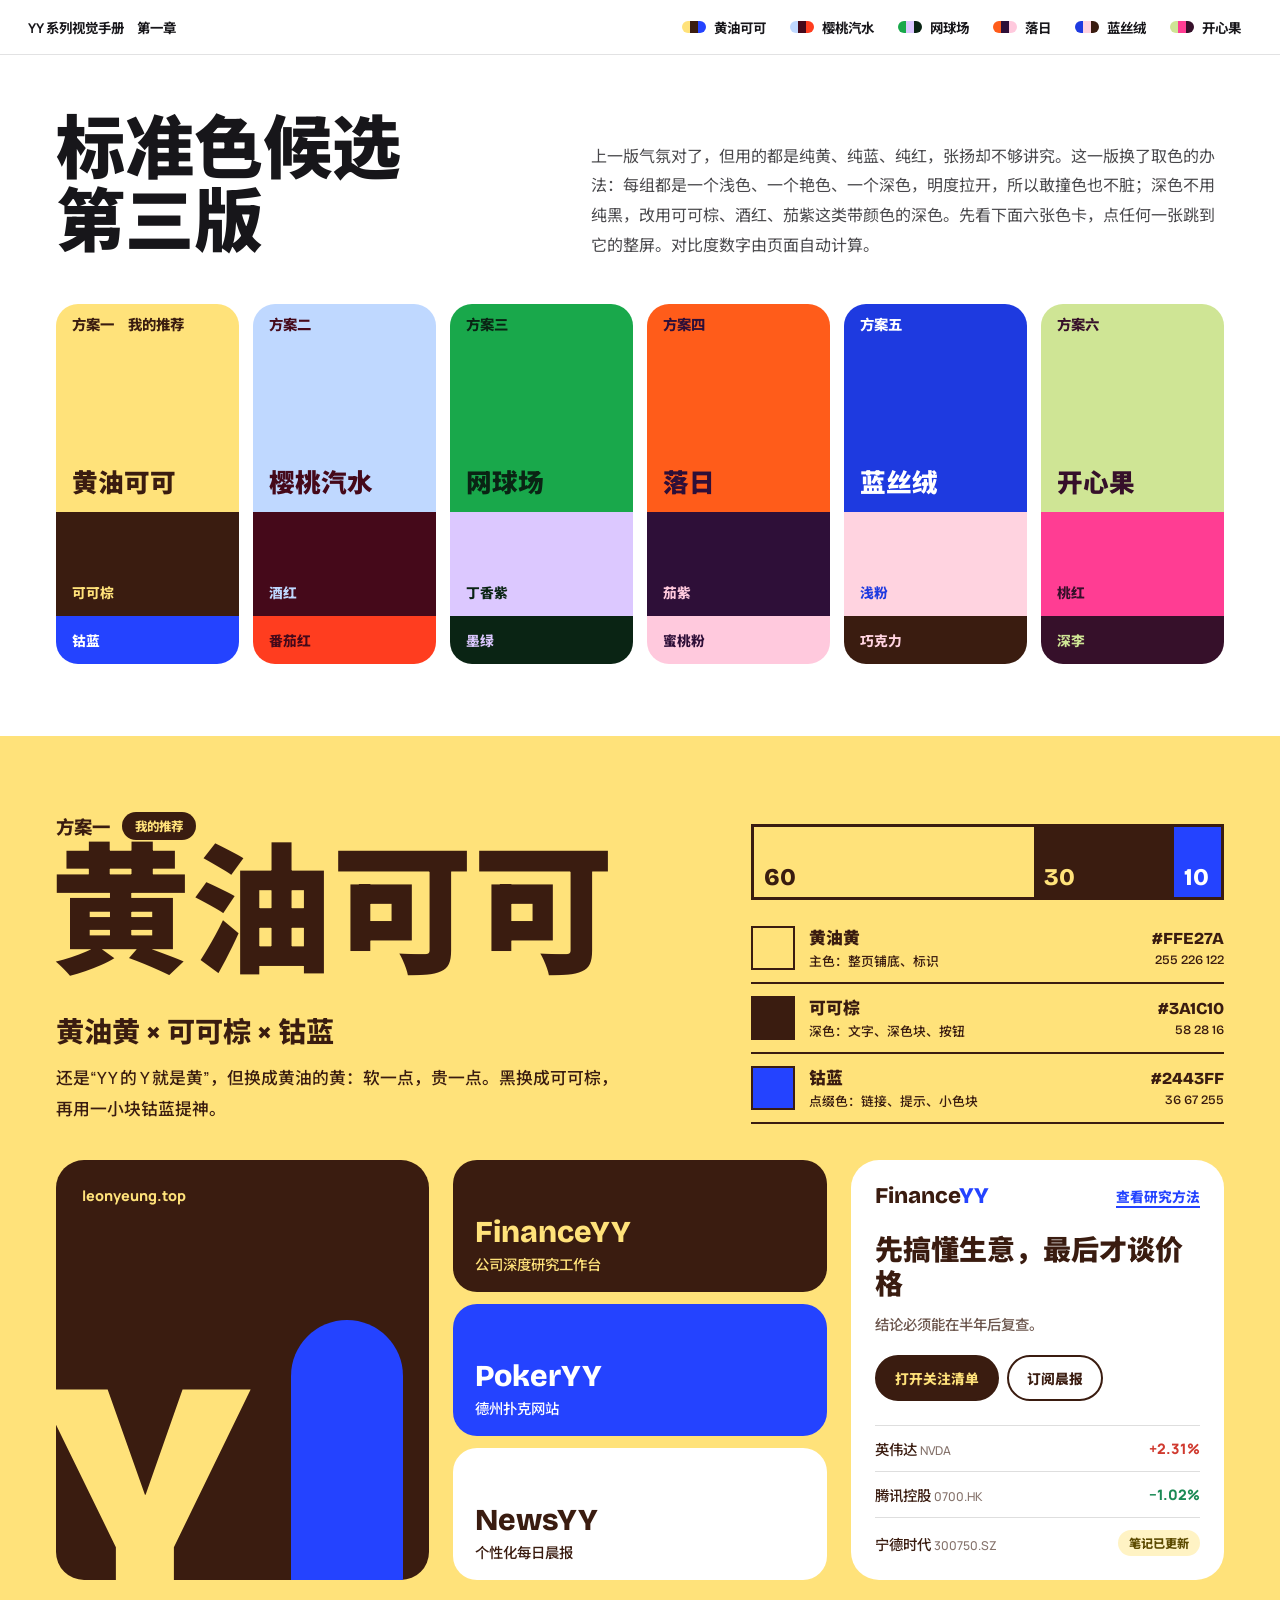
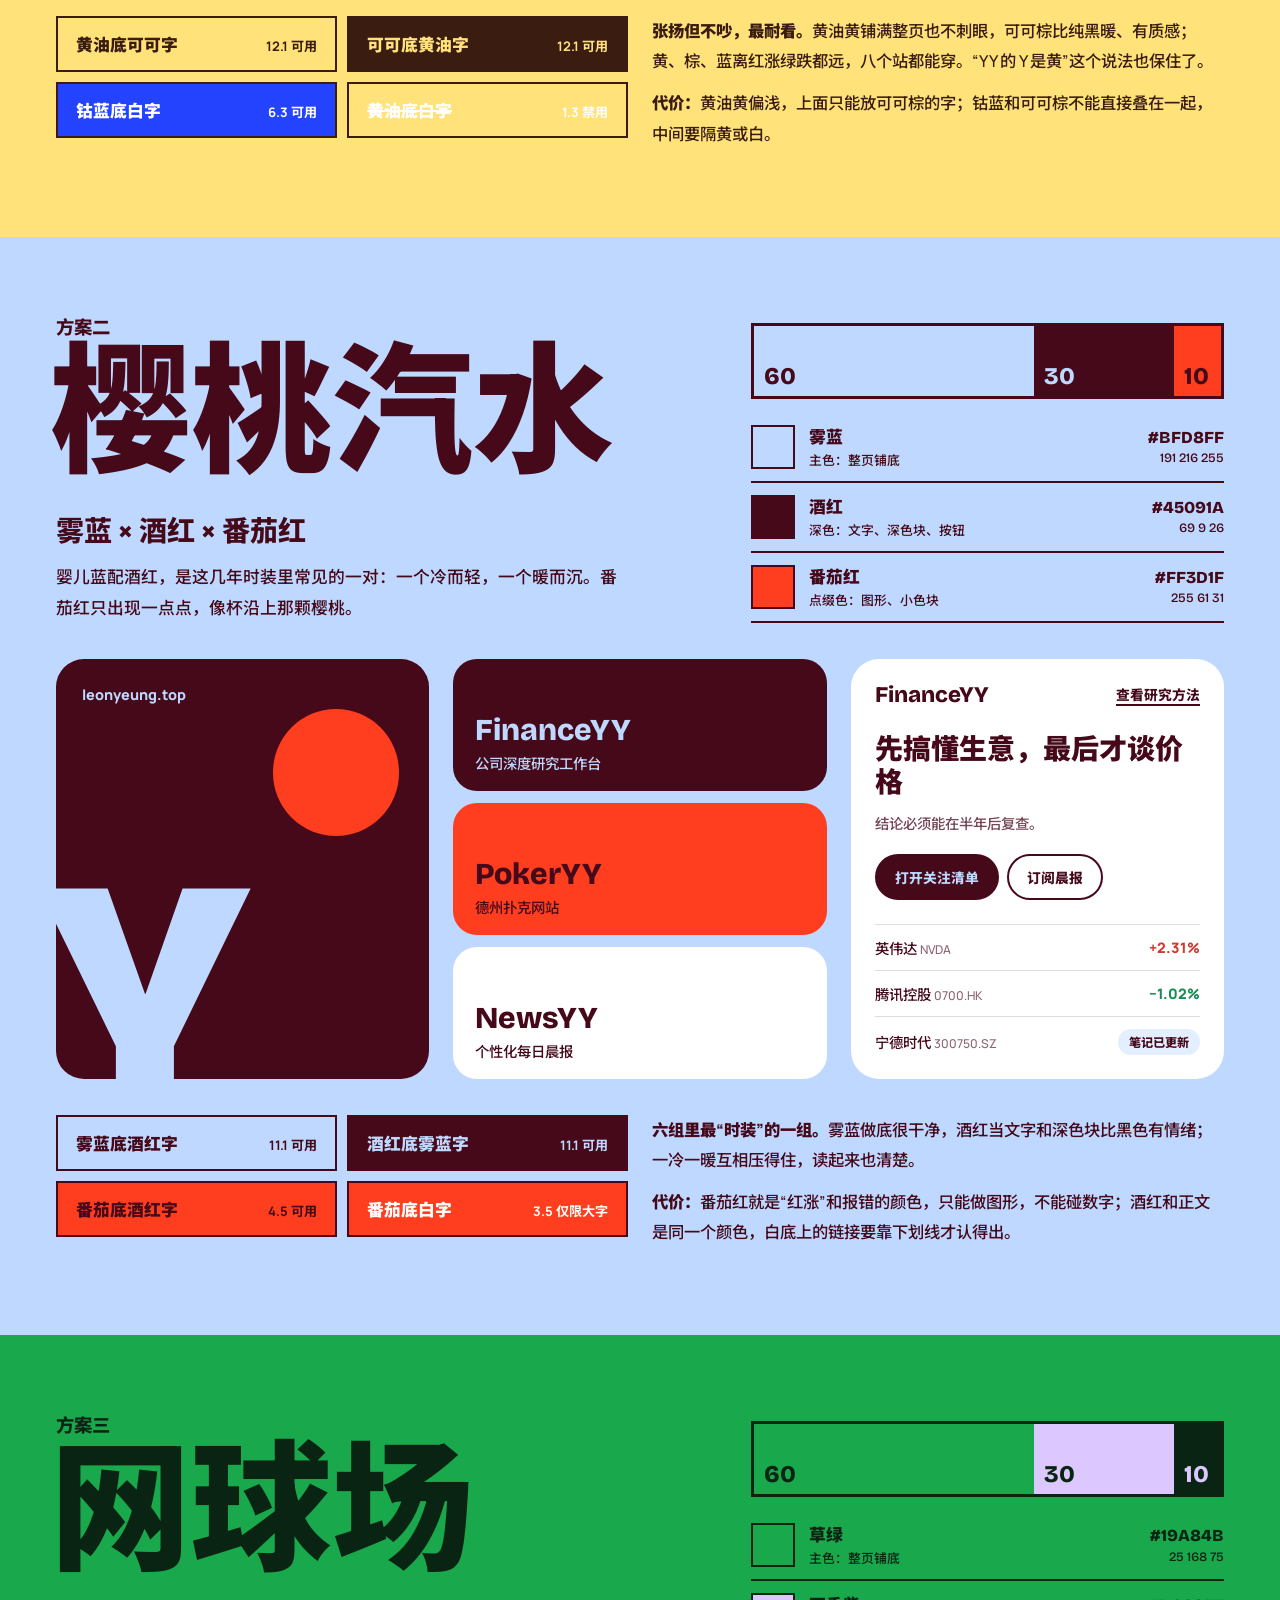
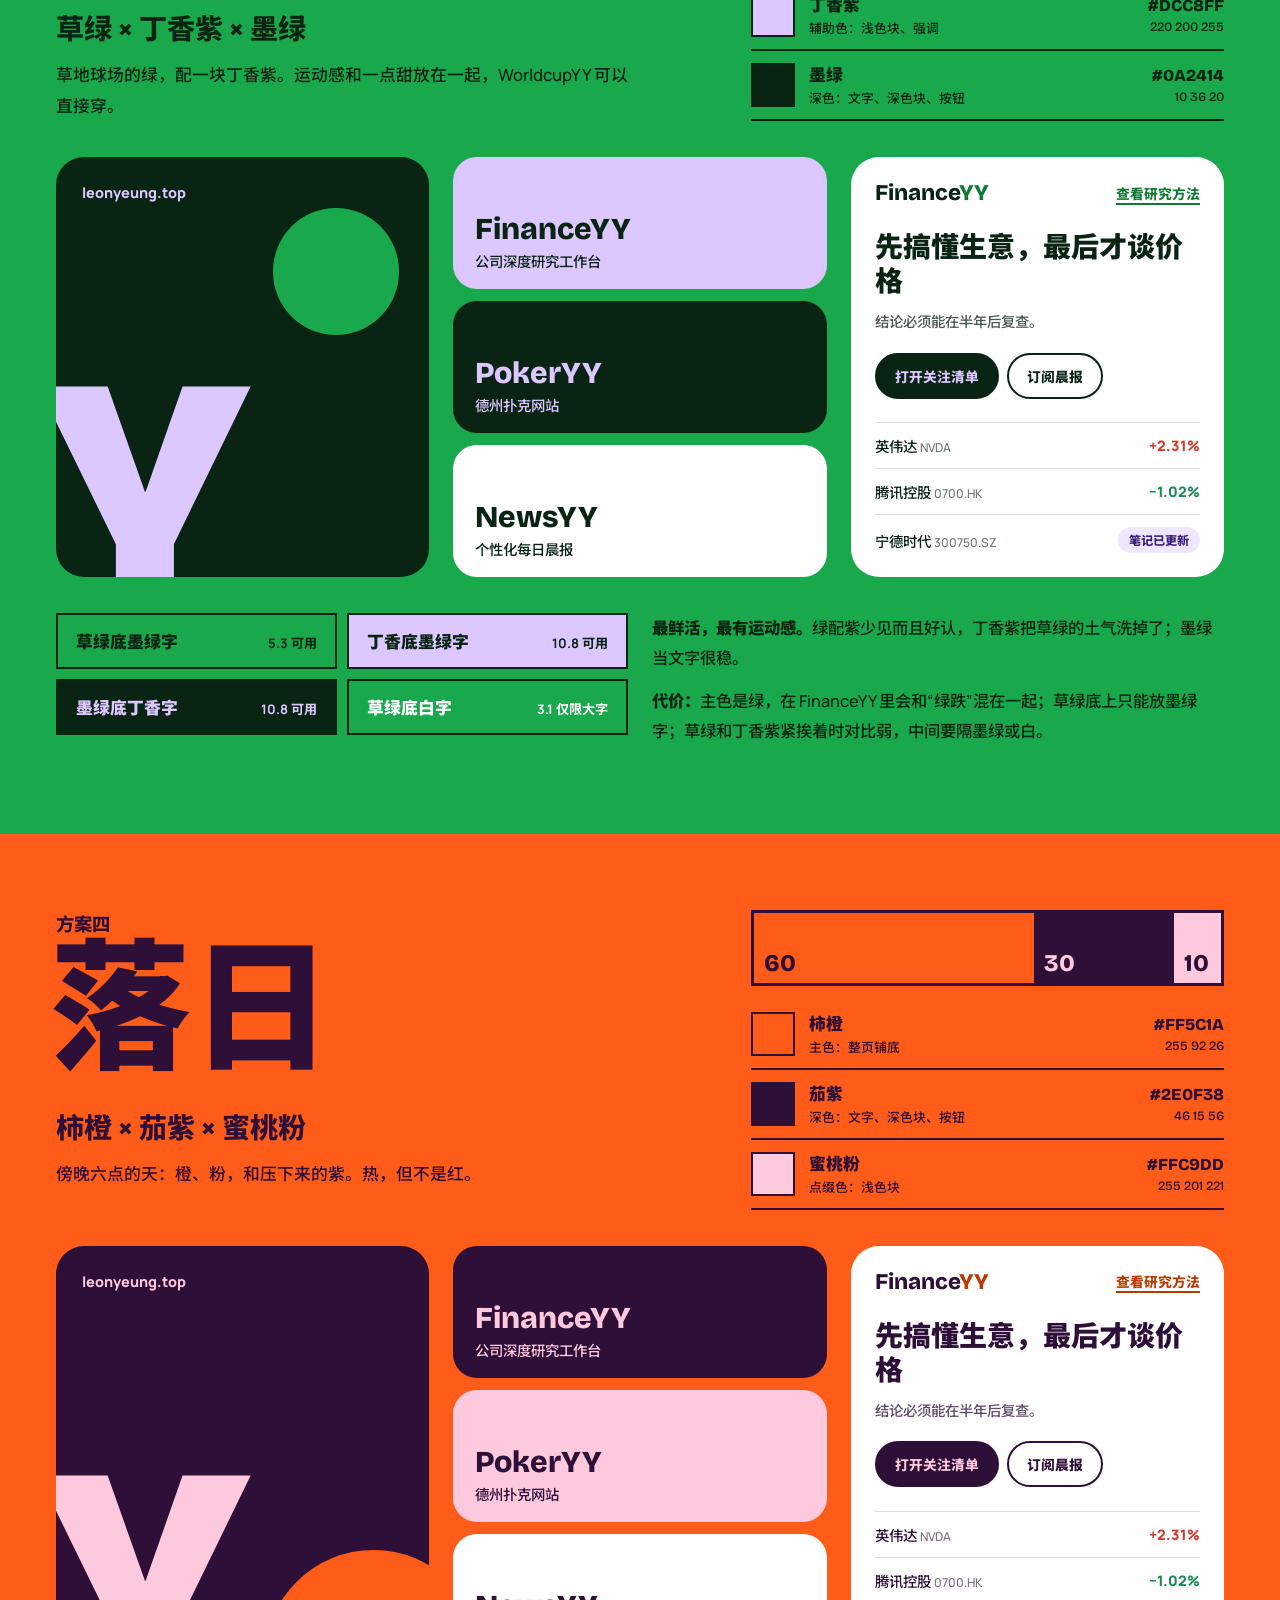
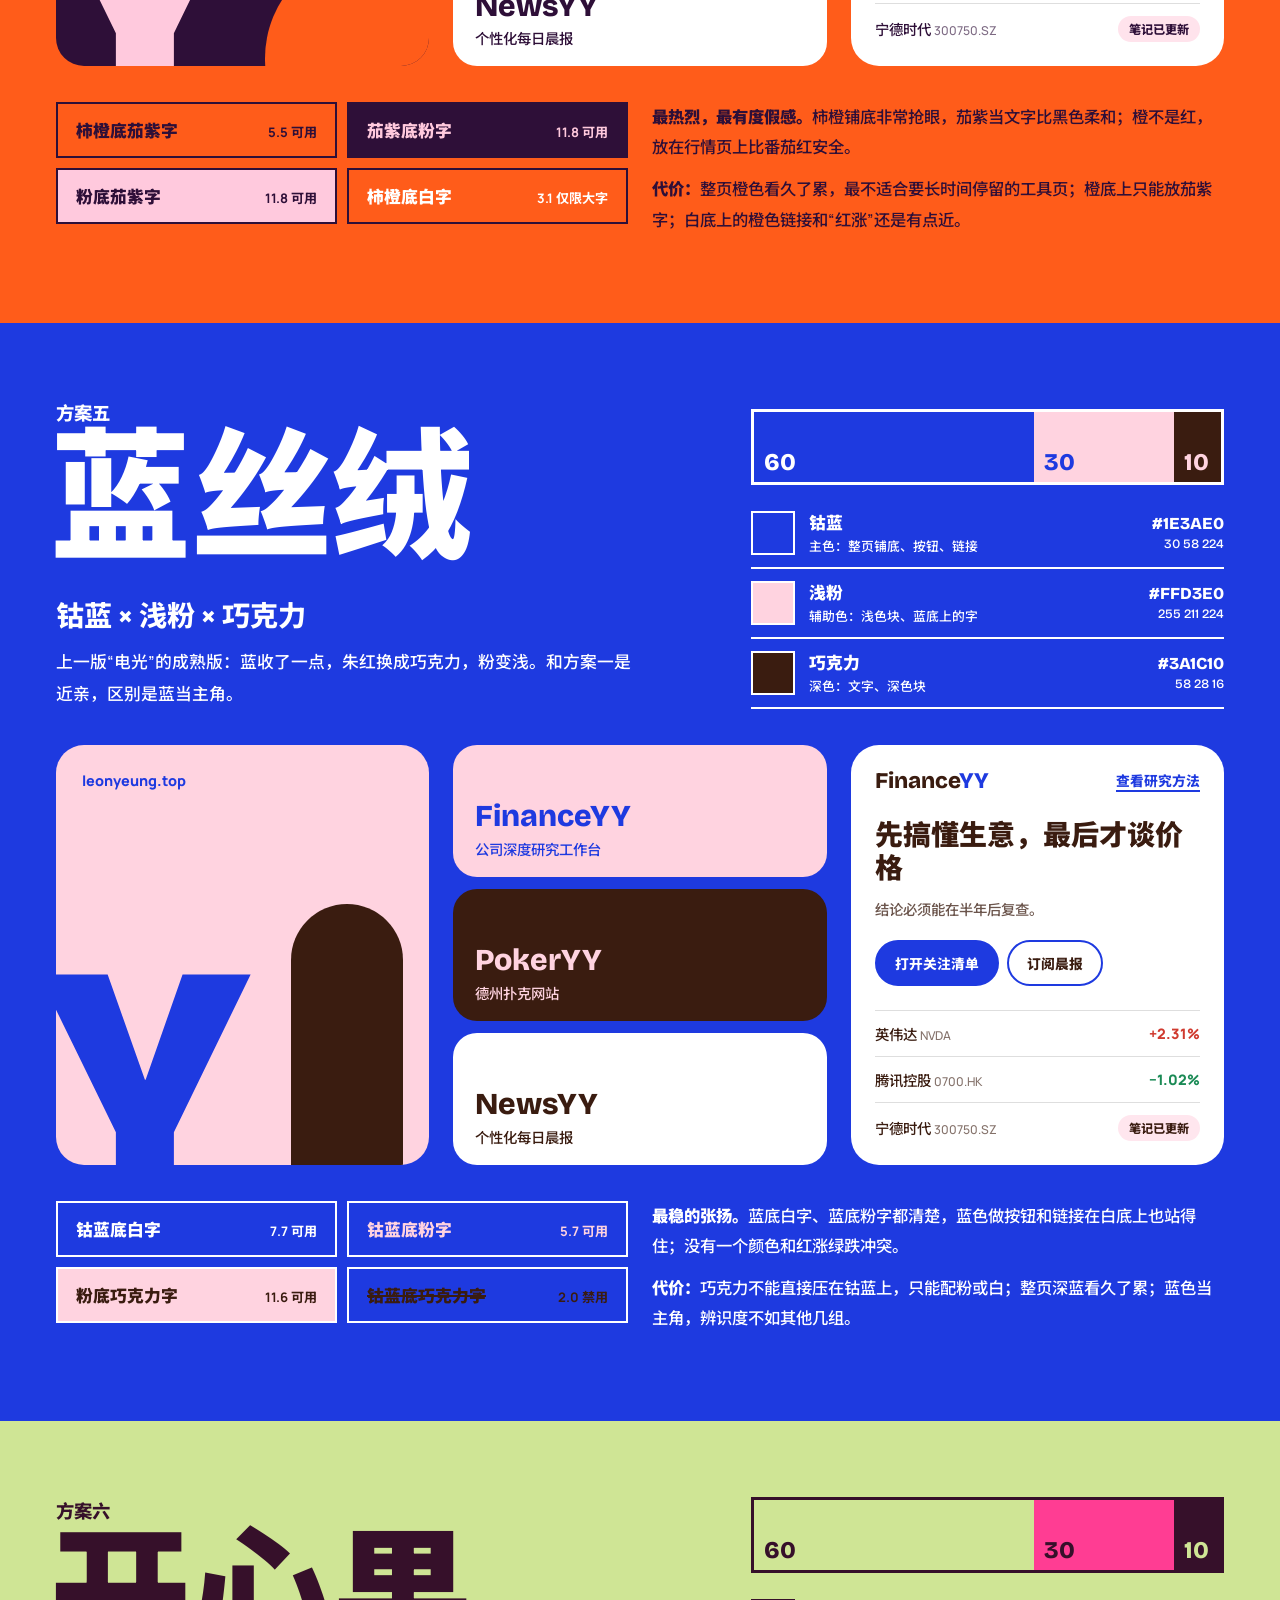
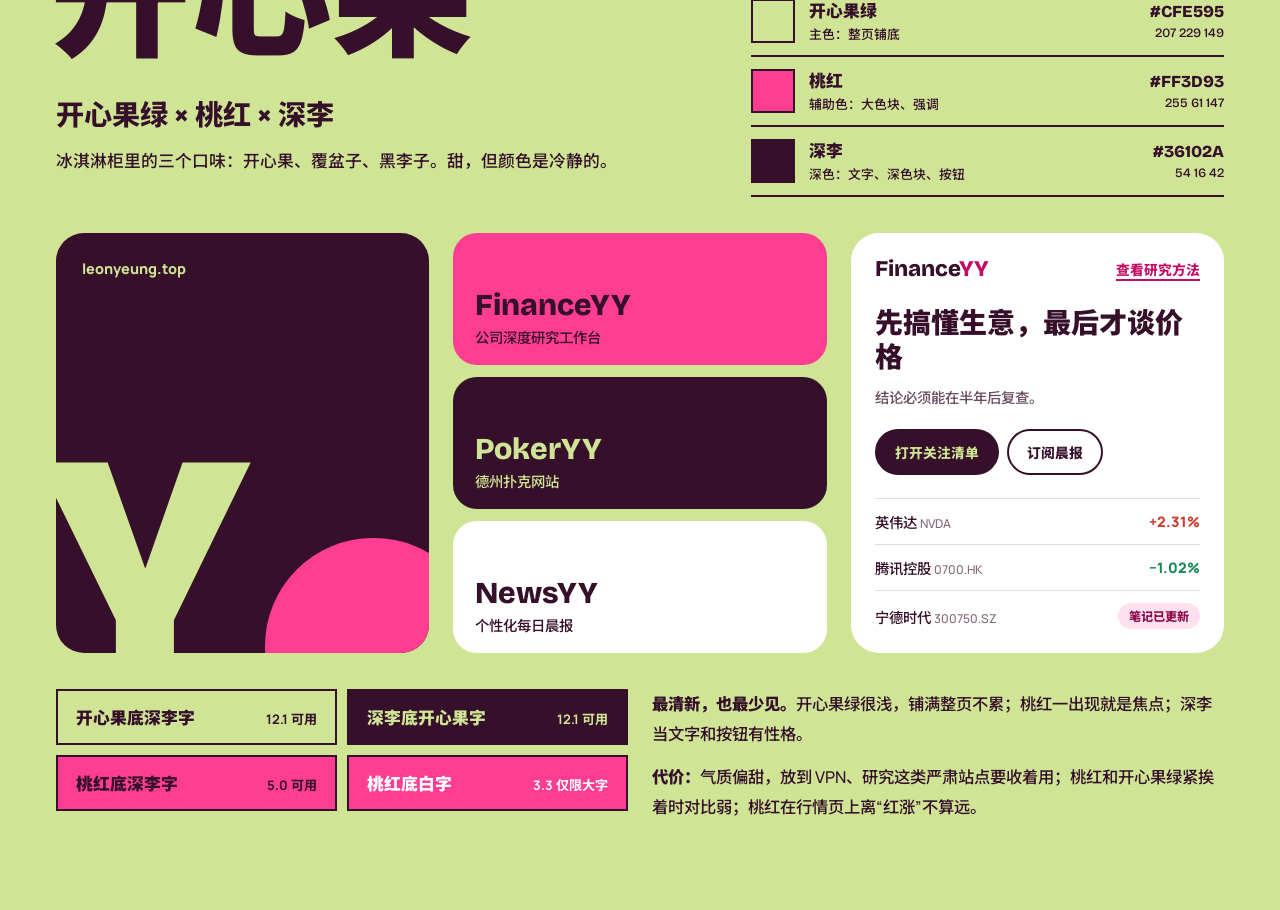
<file: design-system/palette-options-v3.html>
<!DOCTYPE html>
<html lang="zh-CN">
<head>
  <meta charset="UTF-8">
  <meta name="viewport" content="width=device-width, initial-scale=1.0">
  <meta name="robots" content="noindex">
  <title>YY 系列视觉手册 · 标准色候选（第三版）</title>
  <link rel="preconnect" href="https://fonts.googleapis.com">
  <link rel="preconnect" href="https://fonts.gstatic.com" crossorigin>
  <link href="https://fonts.googleapis.com/css2?family=Bricolage+Grotesque:opsz,wght@12..96,500..800&family=Manrope:wght@500;700;800&family=Noto+Sans+SC:wght@400;500;700;900&display=swap" rel="stylesheet">
  <style>
    * { box-sizing: border-box; }

    :root {
      --display: "Bricolage Grotesque", "Noto Sans SC", "Microsoft YaHei", sans-serif;
      --page-ink: #17161a;
    }

    html { scroll-behavior: smooth; }

    body {
      margin: 0;
      color: var(--page-ink);
      background: #ffffff;
      font-family: "Manrope", "Noto Sans SC", "Microsoft YaHei", sans-serif;
      -webkit-font-smoothing: antialiased;
    }

    .top {
      position: sticky;
      top: 0;
      z-index: 10;
      display: flex;
      align-items: center;
      justify-content: space-between;
      gap: 20px;
      padding: 10px 28px;
      border-bottom: 1px solid rgba(23, 22, 26, 0.12);
      background: #ffffff;
      font-size: 0.84rem;
      font-weight: 700;
    }

    .top nav { display: flex; flex-wrap: wrap; gap: 2px; }

    .top a {
      display: inline-flex;
      align-items: center;
      gap: 8px;
      padding: 7px 11px;
      border-radius: 999px;
      color: inherit;
      text-decoration: none;
    }

    .top a:hover { background: rgba(23, 22, 26, 0.08); }
    .top a:focus-visible, .rack a:focus-visible { outline: 3px solid var(--page-ink); outline-offset: 3px; }

    .top i {
      width: 24px;
      height: 12px;
      border-radius: 6px;
      background: linear-gradient(90deg, var(--a) 0 34%, var(--b) 34% 67%, var(--c) 67%);
    }

    .intro {
      display: grid;
      grid-template-columns: minmax(0, 1fr) minmax(0, 1.3fr);
      align-items: end;
      gap: 48px;
      padding: 60px 56px 44px;
    }

    .intro h1 {
      margin: 0;
      font-family: var(--display);
      font-size: clamp(2.6rem, 5.4vw, 5rem);
      font-weight: 900;
      line-height: 1.05;
    }

    .intro p {
      max-width: 46rem;
      margin: 0;
      font-size: 1rem;
      line-height: 1.85;
      opacity: 0.78;
    }

    /* 六张色卡：一眼比较，点了跳到整屏 */
    .rack {
      display: grid;
      grid-template-columns: repeat(6, minmax(0, 1fr));
      gap: 14px;
      padding: 0 56px 72px;
    }

    .rack a {
      display: grid;
      grid-template-rows: 6fr 3fr 1fr;
      height: 360px;
      overflow: hidden;
      border-radius: 22px;
      text-decoration: none;
      transition: transform 200ms cubic-bezier(0.22, 1, 0.36, 1);
    }

    .rack a:hover { transform: translateY(-8px); }

    .rack span { display: flex; padding: 14px 16px; font-family: var(--display); font-weight: 800; }

    .rack span:first-child {
      flex-direction: column;
      justify-content: space-between;
      font-size: clamp(1.3rem, 2vw, 1.9rem);
      font-weight: 900;
      line-height: 1.1;
    }

    .rack small { font-size: 0.9rem; font-weight: 800; }
    .rack span:not(:first-child) { align-items: flex-end; font-size: 0.86rem; }

    /* 跨页：每组颜色一整屏，所有元素只读这一组变量 */
    .spread {
      display: grid;
      grid-template-columns: repeat(12, minmax(0, 1fr));
      gap: 36px 24px;
      padding: 76px 56px 88px;
      color: var(--on1);
      background: var(--c1);
      scroll-margin-top: 48px;
    }

    .title { grid-column: 1 / 8; min-width: 0; }

    .title-no {
      display: flex;
      align-items: center;
      gap: 12px;
      margin: 0 0 6px;
      font-family: var(--display);
      font-size: 1.15rem;
      font-weight: 800;
    }

    .pick {
      padding: 5px 13px;
      border-radius: 999px;
      color: var(--c1);
      background: var(--on1);
      font-family: "Manrope", "Noto Sans SC", sans-serif;
      font-size: 0.78rem;
      font-weight: 800;
    }

    .title h2 {
      margin: 0 0 0 -0.04em;
      font-family: var(--display);
      font-size: clamp(4rem, 11vw, 11rem);
      font-weight: 900;
      line-height: 1;
    }

    .title-trio {
      margin: 22px 0 0;
      font-family: var(--display);
      font-size: clamp(1.3rem, 2.2vw, 2rem);
      font-weight: 800;
    }

    .title-idea {
      max-width: 36rem;
      margin: 12px 0 0;
      font-size: 1.05rem;
      font-weight: 500;
      line-height: 1.85;
    }

    .spec { grid-column: 8 / 13; align-self: end; min-width: 0; }

    .ratio {
      display: grid;
      grid-template-columns: 6fr 3fr 1fr;
      height: 76px;
      border: 3px solid var(--on1);
      font-family: var(--display);
      font-size: 1.5rem;
      font-weight: 800;
    }

    .ratio span { display: flex; align-items: flex-end; padding: 6px 10px; }
    .ratio span:nth-child(1) { color: var(--on1); background: var(--c1); }
    .ratio span:nth-child(2) { color: var(--on2); background: var(--c2); }
    .ratio span:nth-child(3) { color: var(--on3); background: var(--c3); }

    .chips { margin: 14px 0 0; padding: 0; list-style: none; }

    .chips li {
      display: grid;
      grid-template-columns: 44px minmax(0, 1fr) auto;
      align-items: center;
      gap: 14px;
      padding: 11px 0;
      border-bottom: 2px solid var(--on1);
    }

    .chips i { width: 44px; height: 44px; border: 2px solid var(--on1); background: var(--sw); }
    .chips strong { display: block; font-size: 1.05rem; font-weight: 900; }
    .chips small { font-size: 0.8rem; font-weight: 500; }

    .chips code {
      font-family: var(--display);
      font-size: 1.05rem;
      font-weight: 800;
      line-height: 1.35;
      text-align: right;
    }

    .chips code span { display: block; font-size: 0.8rem; font-weight: 500; }

    .poster, .cards, .sheet { min-width: 0; min-height: 420px; }

    /* 海报：一个裁掉的大 Y，一块图形，一行小字 */
    .poster {
      position: relative;
      grid-column: 1 / 5;
      overflow: hidden;
      padding: 24px 26px;
      border-radius: 28px;
      color: var(--p-fg);
      background: var(--p-bg);
    }

    .poster small { position: relative; z-index: 2; font-size: 0.9rem; font-weight: 800; }

    .poster b {
      position: absolute;
      bottom: -0.2em;
      left: -0.05em;
      z-index: 1;
      font-family: var(--display);
      font-size: clamp(19rem, 28vw, 30rem);
      font-weight: 800;
      line-height: 0.8;
    }

    .poster i { position: absolute; background: var(--p-shape); }
    .poster--arch i { right: 7%; bottom: 0; width: 30%; height: 62%; border-radius: 999px 999px 0 0; }
    .poster--circle i { top: 12%; right: 8%; width: 34%; aspect-ratio: 1; border-radius: 50%; }
    .poster--sun i { right: -14%; bottom: -24%; width: 58%; aspect-ratio: 1; border-radius: 50%; }

    .cards {
      grid-column: 5 / 9;
      display: grid;
      grid-template-rows: repeat(3, minmax(0, 1fr));
      gap: 12px;
    }

    .cards div {
      display: flex;
      flex-direction: column;
      justify-content: flex-end;
      padding: 16px 22px 18px;
      border-radius: 24px;
    }

    .cards div:nth-child(1) { color: var(--on2); background: var(--c2); }
    .cards div:nth-child(2) { color: var(--on3); background: var(--c3); }
    .cards div:nth-child(3) { color: var(--ink); background: #ffffff; }
    .cards strong { font-family: var(--display); font-size: 1.9rem; font-weight: 800; line-height: 1.1; }
    .cards span { margin-top: 4px; font-size: 0.9rem; font-weight: 500; }

    .sheet {
      grid-column: 9 / 13;
      display: flex;
      flex-direction: column;
      gap: 16px;
      padding: 22px 24px 12px;
      border-radius: 28px;
      color: var(--ink);
      background: #ffffff;
    }

    .sheet-bar { display: flex; align-items: center; justify-content: space-between; gap: 12px; }
    .sheet-brand { font-family: var(--display); font-size: 1.4rem; font-weight: 800; }
    .sheet-brand b { color: var(--link); font-weight: 800; }

    .sheet a {
      color: var(--link);
      font-size: 0.86rem;
      font-weight: 800;
      text-decoration: underline;
      text-decoration-thickness: 2px;
      text-underline-offset: 4px;
    }

    .sheet h3 {
      margin: 10px 0 0;
      font-family: var(--display);
      font-size: 1.75rem;
      font-weight: 900;
      line-height: 1.2;
    }

    .sheet p { margin: -6px 0 2px; font-size: 0.9rem; font-weight: 500; line-height: 1.75; opacity: 0.74; }
    .sheet-actions { display: flex; flex-wrap: wrap; gap: 8px; }

    .btn {
      padding: 11px 18px;
      border: 2px solid var(--btn-bg);
      border-radius: 999px;
      font: inherit;
      font-size: 0.86rem;
      font-weight: 800;
      cursor: pointer;
    }

    .btn--solid { color: var(--btn-fg); background: var(--btn-bg); }
    .btn--quiet { color: var(--ink); background: transparent; }
    .btn:focus-visible { outline: 3px solid var(--link); outline-offset: 3px; }

    .quotes { margin: auto 0 0; padding: 0; list-style: none; font-size: 0.9rem; font-weight: 500; }

    .quotes li {
      display: flex;
      align-items: center;
      justify-content: space-between;
      gap: 10px;
      padding: 12px 0;
      border-top: 1px solid rgba(23, 22, 26, 0.14);
    }

    .quotes small { opacity: 0.62; font-size: 0.76rem; }
    .quotes .up { color: #d03a2f; font-weight: 800; }
    .quotes .down { color: #1a8a55; font-weight: 800; }

    .flag {
      padding: 4px 11px;
      border-radius: 999px;
      color: var(--flag-text);
      background: var(--flag-bg);
      font-size: 0.76rem;
      font-weight: 800;
    }

    .pairs {
      grid-column: 1 / 7;
      display: grid;
      grid-template-columns: repeat(2, minmax(0, 1fr));
      align-content: start;
      gap: 10px;
      margin: 0;
      padding: 0;
      list-style: none;
    }

    .pairs li {
      display: flex;
      align-items: baseline;
      justify-content: space-between;
      gap: 10px;
      padding: 14px 18px;
      border: 2px solid var(--on1);
      color: var(--fg);
      background: var(--bg);
      font-size: 1.05rem;
      font-weight: 900;
    }

    .pairs em { flex: 0 0 auto; font-size: 0.82rem; font-style: normal; font-weight: 700; }
    .pairs .no span { text-decoration: line-through; text-decoration-thickness: 2px; }

    .verdict { grid-column: 7 / 13; min-width: 0; }
    .verdict p { margin: 0; font-size: 1.02rem; font-weight: 500; line-height: 1.85; }
    .verdict p + p { margin-top: 12px; }
    .verdict strong { font-weight: 900; }

    @media (max-width: 1080px) {
      .intro { grid-template-columns: 1fr; gap: 18px; padding: 40px 24px 32px; }
      .rack { grid-template-columns: repeat(3, minmax(0, 1fr)); padding: 0 24px 48px; }
      .rack a { height: 260px; }
      .spread { padding: 48px 24px 56px; }
      .title, .spec, .poster, .cards, .sheet, .pairs, .verdict { grid-column: 1 / -1; }
      .poster { min-height: 360px; }
    }

    @media (max-width: 560px) {
      .top { padding: 8px 12px; }
      .top > span { display: none; }
      .rack { grid-template-columns: repeat(2, minmax(0, 1fr)); }
      .pairs { grid-template-columns: 1fr; }
    }

    @media (prefers-reduced-motion: reduce) {
      html { scroll-behavior: auto; }
      .rack a { transition: none; }
    }
  </style>
</head>
<body>
  <div class="top">
    <span>YY 系列视觉手册　第一章</span>
    <nav id="jump" aria-label="六组候选"></nav>
  </div>

  <header class="intro">
    <h1>标准色候选<br>第三版</h1>
    <p>上一版气氛对了，但用的都是纯黄、纯蓝、纯红，张扬却不够讲究。这一版换了取色的办法：每组都是一个浅色、一个艳色、一个深色，明度拉开，所以敢撞色也不脏；深色不用纯黑，改用可可棕、酒红、茄紫这类带颜色的深色。先看下面六张色卡，点任何一张跳到它的整屏。对比度数字由页面自动计算。</p>
  </header>

  <nav class="rack" id="rack" aria-label="六组色卡"></nav>
  <main id="spreads"></main>

  <script>
    // 每组：三个颜色（按 60 / 30 / 10 排）+ 海报、白底卡片的取色 + 文字搭配检查项
    const schemes = [
      {
        id: "s1", no: "一", name: "黄油可可", pick: true,
        trio: "黄油黄 × 可可棕 × 钴蓝",
        idea: "还是“YY 的 Y 就是黄”，但换成黄油的黄：软一点，贵一点。黑换成可可棕，再用一小块钴蓝提神。",
        colors: [
          { name: "黄油黄", hex: "#FFE27A", on: "#3A1C10", role: "主色：整页铺底、标识" },
          { name: "可可棕", hex: "#3A1C10", on: "#FFE27A", role: "深色：文字、深色块、按钮" },
          { name: "钴蓝", hex: "#2443FF", on: "#FFFFFF", role: "点缀色：链接、提示、小色块" }
        ],
        poster: { kind: "arch", bg: "#3A1C10", fg: "#FFE27A", shape: "#2443FF" },
        sheet: { ink: "#3A1C10", link: "#2443FF", btnBg: "#3A1C10", btnFg: "#FFE27A", flagBg: "#FFF3C4", flagText: "#5C4A00" },
        pairs: [["#FFE27A", "#3A1C10", "黄油底可可字"], ["#3A1C10", "#FFE27A", "可可底黄油字"], ["#2443FF", "#FFFFFF", "钴蓝底白字"], ["#FFE27A", "#FFFFFF", "黄油底白字"]],
        good: "<strong>张扬但不吵，最耐看。</strong>黄油黄铺满整页也不刺眼，可可棕比纯黑暖、有质感；黄、棕、蓝离红涨绿跌都远，八个站都能穿。“YY 的 Y 是黄”这个说法也保住了。",
        cost: "<strong>代价：</strong>黄油黄偏浅，上面只能放可可棕的字；钴蓝和可可棕不能直接叠在一起，中间要隔黄或白。"
      },
      {
        id: "s2", no: "二", name: "樱桃汽水",
        trio: "雾蓝 × 酒红 × 番茄红",
        idea: "婴儿蓝配酒红，是这几年时装里常见的一对：一个冷而轻，一个暖而沉。番茄红只出现一点点，像杯沿上那颗樱桃。",
        colors: [
          { name: "雾蓝", hex: "#BFD8FF", on: "#45091A", role: "主色：整页铺底" },
          { name: "酒红", hex: "#45091A", on: "#BFD8FF", role: "深色：文字、深色块、按钮" },
          { name: "番茄红", hex: "#FF3D1F", on: "#45091A", role: "点缀色：图形、小色块" }
        ],
        poster: { kind: "circle", bg: "#45091A", fg: "#BFD8FF", shape: "#FF3D1F" },
        sheet: { ink: "#45091A", link: "#45091A", btnBg: "#45091A", btnFg: "#BFD8FF", flagBg: "#E3EEFF", flagText: "#45091A" },
        pairs: [["#BFD8FF", "#45091A", "雾蓝底酒红字"], ["#45091A", "#BFD8FF", "酒红底雾蓝字"], ["#FF3D1F", "#45091A", "番茄底酒红字"], ["#FF3D1F", "#FFFFFF", "番茄底白字"]],
        good: "<strong>六组里最“时装”的一组。</strong>雾蓝做底很干净，酒红当文字和深色块比黑色有情绪；一冷一暖互相压得住，读起来也清楚。",
        cost: "<strong>代价：</strong>番茄红就是“红涨”和报错的颜色，只能做图形，不能碰数字；酒红和正文是同一个颜色，白底上的链接要靠下划线才认得出。"
      },
      {
        id: "s3", no: "三", name: "网球场",
        trio: "草绿 × 丁香紫 × 墨绿",
        idea: "草地球场的绿，配一块丁香紫。运动感和一点甜放在一起，WorldcupYY 可以直接穿。",
        colors: [
          { name: "草绿", hex: "#19A84B", on: "#0A2414", role: "主色：整页铺底" },
          { name: "丁香紫", hex: "#DCC8FF", on: "#0A2414", role: "辅助色：浅色块、强调" },
          { name: "墨绿", hex: "#0A2414", on: "#DCC8FF", role: "深色：文字、深色块、按钮" }
        ],
        poster: { kind: "circle", bg: "#0A2414", fg: "#DCC8FF", shape: "#19A84B" },
        sheet: { ink: "#0A2414", link: "#0E7A35", btnBg: "#0A2414", btnFg: "#DCC8FF", flagBg: "#EFE6FF", flagText: "#3B1F7A" },
        pairs: [["#19A84B", "#0A2414", "草绿底墨绿字"], ["#DCC8FF", "#0A2414", "丁香底墨绿字"], ["#0A2414", "#DCC8FF", "墨绿底丁香字"], ["#19A84B", "#FFFFFF", "草绿底白字"]],
        good: "<strong>最鲜活，最有运动感。</strong>绿配紫少见而且好认，丁香紫把草绿的土气洗掉了；墨绿当文字很稳。",
        cost: "<strong>代价：</strong>主色是绿，在 FinanceYY 里会和“绿跌”混在一起；草绿底上只能放墨绿字；草绿和丁香紫紧挨着时对比弱，中间要隔墨绿或白。"
      },
      {
        id: "s4", no: "四", name: "落日",
        trio: "柿橙 × 茄紫 × 蜜桃粉",
        idea: "傍晚六点的天：橙、粉，和压下来的紫。热，但不是红。",
        colors: [
          { name: "柿橙", hex: "#FF5C1A", on: "#2E0F38", role: "主色：整页铺底" },
          { name: "茄紫", hex: "#2E0F38", on: "#FFC9DD", role: "深色：文字、深色块、按钮" },
          { name: "蜜桃粉", hex: "#FFC9DD", on: "#2E0F38", role: "点缀色：浅色块" }
        ],
        poster: { kind: "sun", bg: "#2E0F38", fg: "#FFC9DD", shape: "#FF5C1A" },
        sheet: { ink: "#2E0F38", link: "#B83A00", btnBg: "#2E0F38", btnFg: "#FFC9DD", flagBg: "#FFE3EC", flagText: "#2E0F38" },
        pairs: [["#FF5C1A", "#2E0F38", "柿橙底茄紫字"], ["#2E0F38", "#FFC9DD", "茄紫底粉字"], ["#FFC9DD", "#2E0F38", "粉底茄紫字"], ["#FF5C1A", "#FFFFFF", "柿橙底白字"]],
        good: "<strong>最热烈，最有度假感。</strong>柿橙铺底非常抢眼，茄紫当文字比黑色柔和；橙不是红，放在行情页上比番茄红安全。",
        cost: "<strong>代价：</strong>整页橙色看久了累，最不适合要长时间停留的工具页；橙底上只能放茄紫字；白底上的橙色链接和“红涨”还是有点近。"
      },
      {
        id: "s5", no: "五", name: "蓝丝绒",
        trio: "钴蓝 × 浅粉 × 巧克力",
        idea: "上一版“电光”的成熟版：蓝收了一点，朱红换成巧克力，粉变浅。和方案一是近亲，区别是蓝当主角。",
        colors: [
          { name: "钴蓝", hex: "#1E3AE0", on: "#FFFFFF", role: "主色：整页铺底、按钮、链接" },
          { name: "浅粉", hex: "#FFD3E0", on: "#1E3AE0", role: "辅助色：浅色块、蓝底上的字" },
          { name: "巧克力", hex: "#3A1C10", on: "#FFD3E0", role: "深色：文字、深色块" }
        ],
        poster: { kind: "arch", bg: "#FFD3E0", fg: "#1E3AE0", shape: "#3A1C10" },
        sheet: { ink: "#3A1C10", link: "#1E3AE0", btnBg: "#1E3AE0", btnFg: "#FFFFFF", flagBg: "#FFE6EE", flagText: "#3A1C10" },
        pairs: [["#1E3AE0", "#FFFFFF", "钴蓝底白字"], ["#1E3AE0", "#FFD3E0", "钴蓝底粉字"], ["#FFD3E0", "#3A1C10", "粉底巧克力字"], ["#1E3AE0", "#3A1C10", "钴蓝底巧克力字"]],
        good: "<strong>最稳的张扬。</strong>蓝底白字、蓝底粉字都清楚，蓝色做按钮和链接在白底上也站得住；没有一个颜色和红涨绿跌冲突。",
        cost: "<strong>代价：</strong>巧克力不能直接压在钴蓝上，只能配粉或白；整页深蓝看久了累；蓝色当主角，辨识度不如其他几组。"
      },
      {
        id: "s6", no: "六", name: "开心果",
        trio: "开心果绿 × 桃红 × 深李",
        idea: "冰淇淋柜里的三个口味：开心果、覆盆子、黑李子。甜，但颜色是冷静的。",
        colors: [
          { name: "开心果绿", hex: "#CFE595", on: "#36102A", role: "主色：整页铺底" },
          { name: "桃红", hex: "#FF3D93", on: "#36102A", role: "辅助色：大色块、强调" },
          { name: "深李", hex: "#36102A", on: "#CFE595", role: "深色：文字、深色块、按钮" }
        ],
        poster: { kind: "sun", bg: "#36102A", fg: "#CFE595", shape: "#FF3D93" },
        sheet: { ink: "#36102A", link: "#C40B66", btnBg: "#36102A", btnFg: "#CFE595", flagBg: "#FFE0EE", flagText: "#8F0A4B" },
        pairs: [["#CFE595", "#36102A", "开心果底深李字"], ["#36102A", "#CFE595", "深李底开心果字"], ["#FF3D93", "#36102A", "桃红底深李字"], ["#FF3D93", "#FFFFFF", "桃红底白字"]],
        good: "<strong>最清新，也最少见。</strong>开心果绿很浅，铺满整页不累；桃红一出现就是焦点；深李当文字和按钮有性格。",
        cost: "<strong>代价：</strong>气质偏甜，放到 VPN、研究这类严肃站点要收着用；桃红和开心果绿紧挨着时对比弱；桃红在行情页上离“红涨”不算远。"
      }
    ];

    const channels = (hex) => [1, 3, 5].map((i) => parseInt(hex.slice(i, i + 2), 16));
    const luminance = (hex) => {
      const [r, g, b] = channels(hex).map((v) => {
        const s = v / 255;
        return s <= 0.03928 ? s / 12.92 : Math.pow((s + 0.055) / 1.055, 2.4);
      });
      return 0.2126 * r + 0.7152 * g + 0.0722 * b;
    };
    const contrast = (a, b) => {
      const [hi, lo] = [luminance(a), luminance(b)].sort((x, y) => y - x);
      return (hi + 0.05) / (lo + 0.05);
    };
    const grade = (ratio) => (ratio >= 4.5 ? "可用" : ratio >= 3 ? "仅限大字" : "禁用");

    const swatch = (s) => `--a:${s.colors[0].hex};--b:${s.colors[1].hex};--c:${s.colors[2].hex}`;

    document.getElementById("jump").innerHTML = schemes
      .map((s) => `<a href="#${s.id}"><i style="${swatch(s)}"></i>${s.name}</a>`)
      .join("");

    document.getElementById("rack").innerHTML = schemes
      .map((s) => {
        const [c1, c2, c3] = s.colors;
        return `<a href="#${s.id}" aria-label="方案${s.no} ${s.name}：${s.trio}">
          <span style="background:${c1.hex};color:${c1.on}"><small>方案${s.no}${s.pick ? "　我的推荐" : ""}</small>${s.name}</span>
          <span style="background:${c2.hex};color:${c2.on}">${c2.name}</span>
          <span style="background:${c3.hex};color:${c3.on}">${c3.name}</span>
        </a>`;
      })
      .join("");

    document.getElementById("spreads").innerHTML = schemes
      .map((s) => {
        const [c1, c2, c3] = s.colors;
        const vars = [
          `--c1:${c1.hex}`, `--on1:${c1.on}`, `--c2:${c2.hex}`, `--on2:${c2.on}`, `--c3:${c3.hex}`, `--on3:${c3.on}`,
          `--p-bg:${s.poster.bg}`, `--p-fg:${s.poster.fg}`, `--p-shape:${s.poster.shape}`,
          `--ink:${s.sheet.ink}`, `--link:${s.sheet.link}`, `--btn-bg:${s.sheet.btnBg}`, `--btn-fg:${s.sheet.btnFg}`,
          `--flag-bg:${s.sheet.flagBg}`, `--flag-text:${s.sheet.flagText}`
        ].join(";");

        const chips = s.colors
          .map((c) => `<li><i style="--sw:${c.hex}"></i><span><strong>${c.name}</strong><small>${c.role}</small></span><code>${c.hex}<span>${channels(c.hex).join(" ")}</span></code></li>`)
          .join("");

        const pairs = s.pairs
          .map(([bg, fg, label]) => {
            const ratio = contrast(bg, fg);
            const verdict = grade(ratio);
            return `<li class="${verdict === "禁用" ? "no" : ""}" style="--bg:${bg};--fg:${fg}"><span>${label}</span><em>${ratio.toFixed(1)} ${verdict}</em></li>`;
          })
          .join("");

        return `<section class="spread" id="${s.id}" style="${vars}" aria-labelledby="${s.id}-name">
          <div class="title">
            <p class="title-no">方案${s.no}${s.pick ? ' <span class="pick">我的推荐</span>' : ""}</p>
            <h2 id="${s.id}-name">${s.name}</h2>
            <p class="title-trio">${s.trio}</p>
            <p class="title-idea">${s.idea}</p>
          </div>

          <div class="spec">
            <div class="ratio" aria-label="使用比例"><span>60</span><span>30</span><span>10</span></div>
            <ul class="chips">${chips}</ul>
          </div>

          <div class="poster poster--${s.poster.kind}"><small>leonyeung.top</small><i></i><b aria-hidden="true">Y</b></div>

          <div class="cards">
            <div><strong>FinanceYY</strong><span>公司深度研究工作台</span></div>
            <div><strong>PokerYY</strong><span>德州扑克网站</span></div>
            <div><strong>NewsYY</strong><span>个性化每日晨报</span></div>
          </div>

          <div class="sheet">
            <div class="sheet-bar"><span class="sheet-brand">Finance<b>YY</b></span><a href="#${s.id}">查看研究方法</a></div>
            <h3>先搞懂生意，最后才谈价格</h3>
            <p>结论必须能在半年后复查。</p>
            <div class="sheet-actions">
              <button class="btn btn--solid" type="button">打开关注清单</button>
              <button class="btn btn--quiet" type="button">订阅晨报</button>
            </div>
            <ul class="quotes">
              <li><span>英伟达 <small>NVDA</small></span><span class="up">+2.31%</span></li>
              <li><span>腾讯控股 <small>0700.HK</small></span><span class="down">−1.02%</span></li>
              <li><span>宁德时代 <small>300750.SZ</small></span><span class="flag">笔记已更新</span></li>
            </ul>
          </div>

          <ul class="pairs" aria-label="文字搭配规范">${pairs}</ul>

          <div class="verdict"><p>${s.good}</p><p>${s.cost}</p></div>
        </section>`;
      })
      .join("");
  </script>
</body>
</html>
</file>
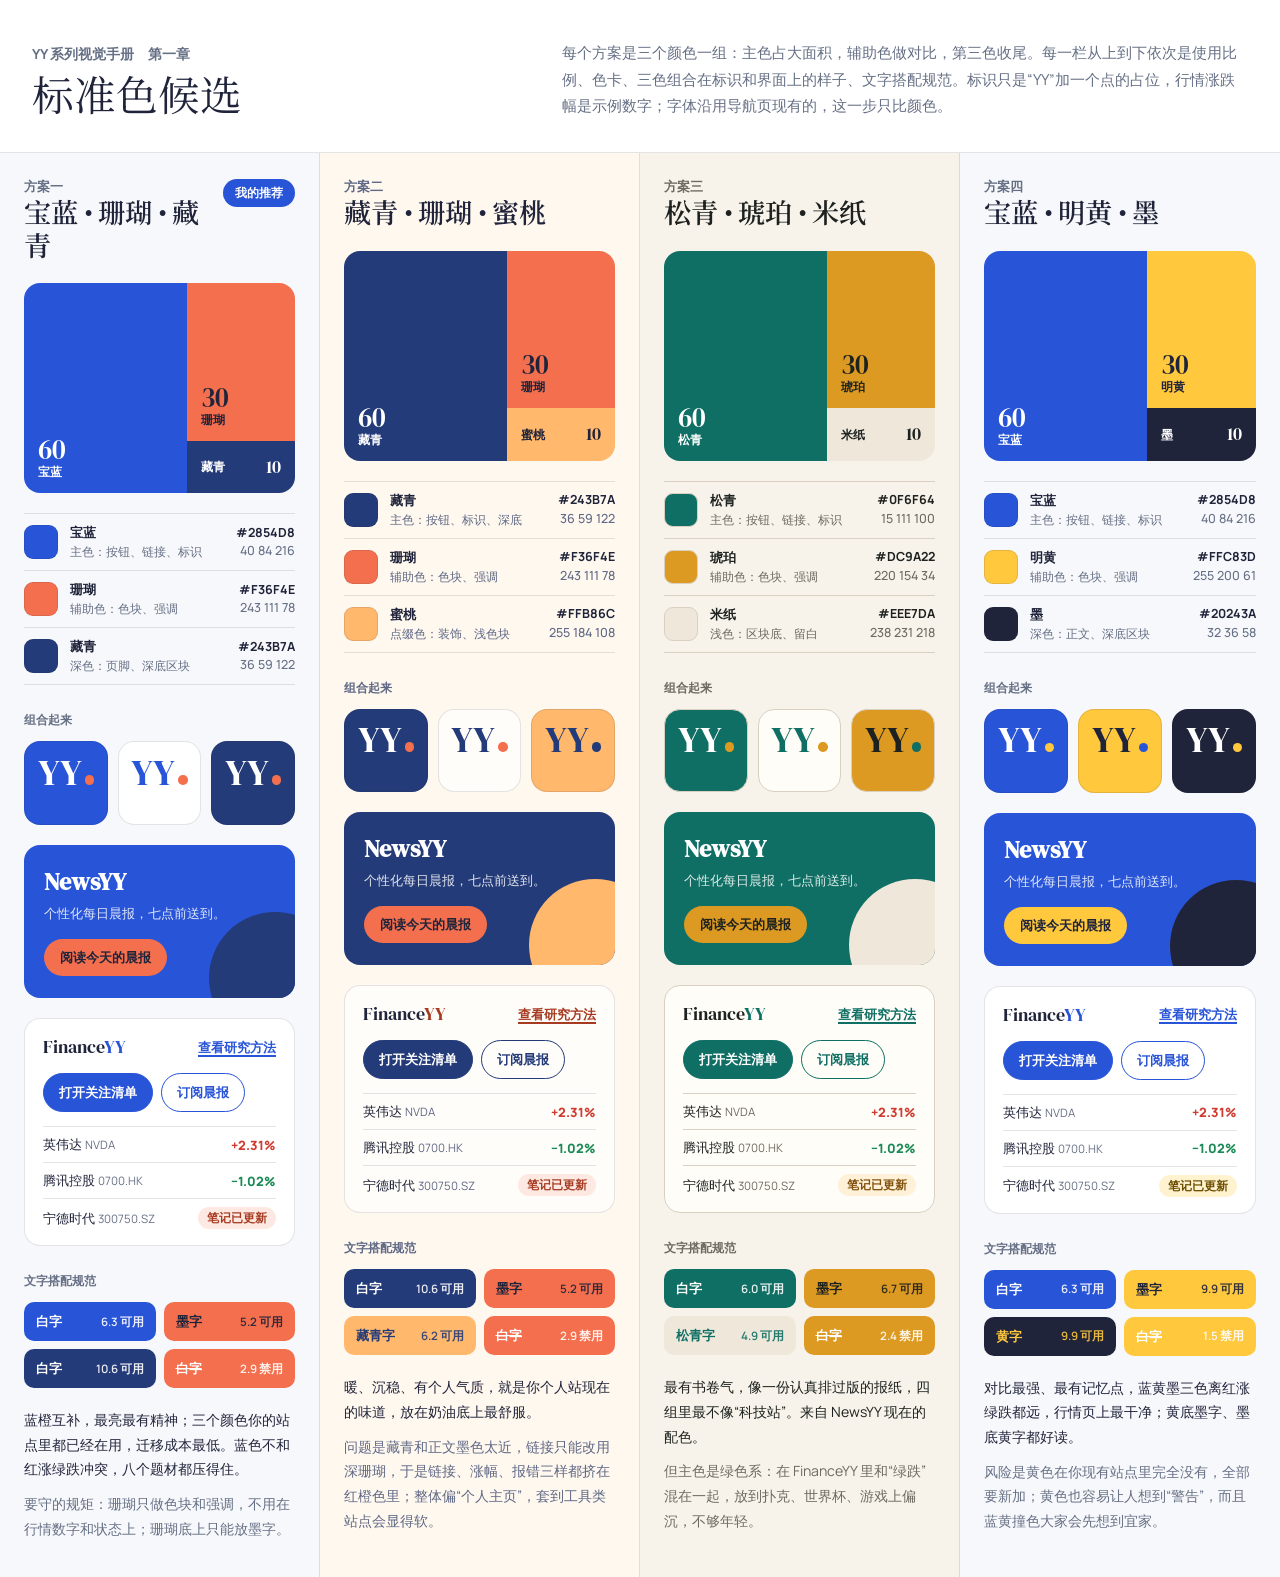
<file: design-system/palette-options.html>
<!DOCTYPE html>
<html lang="zh-CN">
<head>
  <meta charset="UTF-8">
  <meta name="viewport" content="width=device-width, initial-scale=1.0">
  <meta name="robots" content="noindex">
  <title>YY 系列视觉手册 · 标准色候选</title>
  <link rel="preconnect" href="https://fonts.googleapis.com">
  <link rel="preconnect" href="https://fonts.gstatic.com" crossorigin>
  <link href="https://fonts.googleapis.com/css2?family=DM+Serif+Display&family=Manrope:wght@400;500;600;700;800&family=Noto+Serif+SC:wght@600&display=swap" rel="stylesheet">
  <style>
    * { box-sizing: border-box; }

    body {
      margin: 0;
      color: #20243a;
      background: #ffffff;
      font-family: "Manrope", "Noto Sans SC", "Microsoft YaHei", sans-serif;
      -webkit-font-smoothing: antialiased;
    }

    .lead {
      display: grid;
      grid-template-columns: minmax(0, 1fr) minmax(0, 1.4fr);
      align-items: end;
      gap: 40px;
      padding: 40px 32px 32px;
      border-bottom: 1px solid rgba(32, 36, 58, 0.12);
    }

    .lead-chapter {
      margin: 0 0 10px;
      color: #667085;
      font-size: 0.86rem;
      font-weight: 700;
    }

    .lead h1 {
      margin: 0;
      font-family: "DM Serif Display", "Noto Serif SC", "Songti SC", serif;
      font-size: 2.6rem;
      font-weight: 400;
      line-height: 1.1;
    }

    .lead p:not(.lead-chapter) {
      max-width: 46rem;
      margin: 0;
      color: #667085;
      font-size: 0.95rem;
      line-height: 1.75;
    }

    .plates {
      display: grid;
      grid-template-columns: repeat(4, minmax(0, 1fr));
    }

    /* 每个方案自带一整套变量，下面的示例只读这些变量 */
    .plate {
      --c1: #2854d8;  --on1: #ffffff;
      --c2: #f36f4e;  --on2: #20243a;
      --c3: #243b7a;  --on3: #ffffff;
      --link: #2854d8;
      --flag-bg: #fde9e2;
      --flag-text: #a63b22;
      --canvas: #f7f8fb;
      --surface: #ffffff;
      --ink: #20243a;
      --muted: #667085;
      --line: rgba(32, 36, 58, 0.12);

      display: flex;
      flex-direction: column;
      gap: 20px;
      min-width: 0;
      padding: 26px 24px 36px;
      color: var(--ink);
      background: var(--canvas);
      border-right: 1px solid rgba(32, 36, 58, 0.12);
    }

    .plate:last-child { border-right: 0; }

    .plate--2 {
      --c1: #243b7a;  --on1: #ffffff;
      --c2: #f36f4e;  --on2: #20243a;
      --c3: #ffb86c;  --on3: #20243a;
      --link: #a63b22;
      --canvas: #fff8ef;
      --surface: #fffdf9;
      --muted: #5f6885;
    }

    .plate--3 {
      --c1: #0f6f64;  --on1: #ffffff;
      --c2: #dc9a22;  --on2: #1d211f;
      --c3: #eee7da;  --on3: #1d211f;
      --link: #0f6f64;
      --flag-bg: #fff1d7;
      --flag-text: #80500d;
      --canvas: #f7f3ea;
      --surface: #fffdf8;
      --ink: #1d211f;
      --muted: #6e6a62;
      --line: #d9d0c1;
    }

    .plate--4 {
      --c1: #2854d8;  --on1: #ffffff;
      --c2: #ffc83d;  --on2: #20243a;
      --c3: #20243a;  --on3: #ffffff;
      --flag-bg: #fff3cf;
      --flag-text: #6b4d00;
    }

    .plate-head {
      display: flex;
      align-items: flex-start;
      justify-content: space-between;
      gap: 12px;
    }

    .plate-head h2 {
      margin: 0;
      font-family: "DM Serif Display", "Noto Serif SC", "Songti SC", serif;
      font-size: 1.7rem;
      font-weight: 600;
      line-height: 1.2;
    }

    .plate-head h2 small {
      display: block;
      margin-bottom: 4px;
      color: var(--muted);
      font-family: "Manrope", "Noto Sans SC", "Microsoft YaHei", sans-serif;
      font-size: 0.8rem;
      font-weight: 700;
    }

    .pick {
      flex: 0 0 auto;
      padding: 5px 12px;
      border-radius: 999px;
      color: var(--on1);
      background: var(--c1);
      font-size: 0.74rem;
      font-weight: 800;
    }

    .group-title {
      margin: 6px 0 -8px;
      color: var(--muted);
      font-size: 0.78rem;
      font-weight: 700;
    }

    /* 使用比例：三块面积即 60 / 30 / 10 */
    .ratio {
      display: grid;
      grid-template-columns: 6fr 4fr;
      grid-template-rows: 3fr 1fr;
      height: 210px;
      overflow: hidden;
      border-radius: 16px;
      font-size: 0.78rem;
      font-weight: 700;
    }

    .ratio span {
      display: flex;
      flex-direction: column;
      justify-content: flex-end;
      min-width: 0;
      padding: 12px 14px;
    }

    .ratio b {
      font-family: "DM Serif Display", serif;
      font-size: 1.7rem;
      font-weight: 400;
      line-height: 1;
    }

    .ratio-1 { grid-row: 1 / 3; color: var(--on1); background: var(--c1); }
    .ratio-2 { color: var(--on2); background: var(--c2); }
    .ratio-3 { flex-direction: row !important; align-items: center; justify-content: space-between !important; gap: 8px; color: var(--on3); background: var(--c3); }
    .ratio-3 b { font-size: 1.15rem; }

    /* 标准色色卡 */
    .chips {
      display: grid;
      gap: 0;
      margin: 0;
      padding: 0;
      list-style: none;
    }

    .chips li {
      display: grid;
      grid-template-columns: 34px minmax(0, 1fr) auto;
      align-items: center;
      gap: 12px;
      padding: 9px 0;
      border-top: 1px solid var(--line);
      font-size: 0.82rem;
    }

    .chips li:last-child { border-bottom: 1px solid var(--line); }

    .chips i {
      width: 34px;
      height: 34px;
      border: 1px solid var(--line);
      border-radius: 9px;
      background: var(--sw);
    }

    .chips strong { display: block; font-weight: 800; }
    .chips small { color: var(--muted); font-size: 0.74rem; }

    .chips code {
      font-family: inherit;
      font-size: 0.78rem;
      font-weight: 700;
      line-height: 1.5;
      text-align: right;
    }

    .chips code span { display: block; color: var(--muted); font-weight: 500; }

    /* 占位标识 */
    .marks {
      display: grid;
      grid-template-columns: repeat(3, minmax(0, 1fr));
      gap: 10px;
    }

    .mark {
      display: grid;
      place-items: center;
      aspect-ratio: 1;
      border: 1px solid var(--line);
      border-radius: 16px;
      color: var(--fg);
      background: var(--bg);
      font-family: "DM Serif Display", serif;
      font-size: 2.3rem;
      line-height: 1;
    }

    .mark::after {
      content: "";
      position: relative;
    }

    .mark span { display: inline-flex; align-items: baseline; gap: 3px; }

    .mark span::after {
      width: 0.26em;
      height: 0.26em;
      border-radius: 50%;
      content: "";
      background: var(--dot);
    }

    /* 色块上的应用 */
    .banner {
      position: relative;
      display: grid;
      gap: 6px;
      overflow: hidden;
      padding: 20px 20px 22px;
      border-radius: 16px;
      color: var(--on1);
      background: var(--c1);
    }

    .banner::after {
      position: absolute;
      right: -46px;
      bottom: -46px;
      width: 132px;
      height: 132px;
      border-radius: 50%;
      content: "";
      background: var(--c3);
    }

    .banner strong {
      font-family: "DM Serif Display", "Noto Serif SC", "Songti SC", serif;
      font-size: 1.5rem;
      font-weight: 600;
    }

    .banner span { font-size: 0.84rem; opacity: 0.86; }

    .banner button {
      position: relative;
      z-index: 1;
      justify-self: start;
      margin-top: 10px;
      padding: 9px 16px;
      border: 0;
      border-radius: 999px;
      color: var(--on2);
      background: var(--c2);
      font: inherit;
      font-size: 0.8rem;
      font-weight: 800;
      cursor: pointer;
    }

    .banner button:focus-visible { outline: 3px solid var(--on1); outline-offset: 3px; }

    /* 浅底上的应用 */
    .mock {
      display: grid;
      gap: 14px;
      padding: 16px 18px 8px;
      border: 1px solid var(--line);
      border-radius: 16px;
      background: var(--surface);
    }

    .mock-bar {
      display: flex;
      align-items: center;
      justify-content: space-between;
      gap: 12px;
    }

    .mock-brand { font-family: "DM Serif Display", serif; font-size: 1.1rem; }
    .mock-brand b { color: var(--link); font-weight: 400; }

    .mock-bar a {
      color: var(--link);
      font-size: 0.8rem;
      font-weight: 700;
      text-decoration: underline;
      text-decoration-thickness: 1.5px;
      text-underline-offset: 3px;
    }

    .mock-actions { display: flex; flex-wrap: wrap; gap: 8px; }

    .btn {
      padding: 9px 15px;
      border: 1.5px solid var(--c1);
      border-radius: 999px;
      font: inherit;
      font-size: 0.8rem;
      font-weight: 700;
      cursor: pointer;
    }

    .btn--solid { color: var(--on1); background: var(--c1); }
    .btn--quiet { color: var(--c1); background: transparent; }
    .btn:focus-visible { outline: 3px solid var(--c1); outline-offset: 3px; }

    .quotes { margin: 0; padding: 0; list-style: none; font-size: 0.8rem; }

    .quotes li {
      display: flex;
      align-items: center;
      justify-content: space-between;
      gap: 10px;
      padding: 8px 0;
      border-top: 1px solid var(--line);
    }

    .quotes small { color: var(--muted); font-size: 0.72rem; }
    .quotes .up { color: #d03a2f; font-weight: 800; }
    .quotes .down { color: #1a8a55; font-weight: 800; }

    .flag {
      padding: 3px 9px;
      border-radius: 999px;
      color: var(--flag-text);
      background: var(--flag-bg);
      font-size: 0.72rem;
      font-weight: 800;
    }

    /* 文字搭配规范 */
    .pairs {
      display: grid;
      grid-template-columns: repeat(2, minmax(0, 1fr));
      gap: 8px;
      margin: 0;
      padding: 0;
      list-style: none;
    }

    .pairs li {
      display: flex;
      align-items: center;
      justify-content: space-between;
      gap: 8px;
      padding: 10px 12px;
      border-radius: 10px;
      color: var(--fg);
      background: var(--bg);
      font-size: 0.8rem;
      font-weight: 700;
    }

    .pairs em { font-size: 0.72rem; font-style: normal; font-weight: 600; opacity: 0.9; }
    .pairs .no span { text-decoration: line-through; }

    .verdict { margin-block: 0; font-size: 0.88rem; line-height: 1.75; }
    .verdict + .verdict { margin-top: -10px; color: var(--muted); }

    @media (max-width: 1180px) {
      .plates { grid-template-columns: repeat(2, minmax(0, 1fr)); }
      .plate:nth-child(2) { border-right: 0; }
      .plate { border-bottom: 1px solid rgba(32, 36, 58, 0.12); }
    }

    @media (max-width: 640px) {
      .lead { grid-template-columns: 1fr; gap: 14px; padding: 28px 20px 24px; }
      .lead h1 { font-size: 2rem; }
      .plates { grid-template-columns: 1fr; }
      .plate { padding-inline: 20px; border-right: 0; }
    }
  </style>
</head>
<body>
  <header class="lead">
    <div>
      <p class="lead-chapter">YY 系列视觉手册　第一章</p>
      <h1>标准色候选</h1>
    </div>
    <p>每个方案是三个颜色一组：主色占大面积，辅助色做对比，第三色收尾。每一栏从上到下依次是使用比例、色卡、三色组合在标识和界面上的样子、文字搭配规范。标识只是“YY”加一个点的占位，行情涨跌幅是示例数字；字体沿用导航页现有的，这一步只比颜色。</p>
  </header>

  <main class="plates">
    <!-- 方案一 -->
    <section class="plate plate--1" aria-labelledby="p1">
      <div class="plate-head">
        <h2 id="p1"><small>方案一</small>宝蓝 · 珊瑚 · 藏青</h2>
        <span class="pick">我的推荐</span>
      </div>

      <div class="ratio" aria-label="使用比例">
        <span class="ratio-1"><b>60</b>宝蓝</span>
        <span class="ratio-2"><b>30</b>珊瑚</span>
        <span class="ratio-3">藏青<b>10</b></span>
      </div>

      <ul class="chips">
        <li><i style="--sw:#2854d8"></i><span><strong>宝蓝</strong><small>主色：按钮、链接、标识</small></span><code>#2854D8<span>40 84 216</span></code></li>
        <li><i style="--sw:#f36f4e"></i><span><strong>珊瑚</strong><small>辅助色：色块、强调</small></span><code>#F36F4E<span>243 111 78</span></code></li>
        <li><i style="--sw:#243b7a"></i><span><strong>藏青</strong><small>深色：页脚、深底区块</small></span><code>#243B7A<span>36 59 122</span></code></li>
      </ul>

      <p class="group-title">组合起来</p>
      <div class="marks">
        <div class="mark" style="--bg:#2854d8;--fg:#fff;--dot:#f36f4e"><span>YY</span></div>
        <div class="mark" style="--bg:#fff;--fg:#2854d8;--dot:#f36f4e"><span>YY</span></div>
        <div class="mark" style="--bg:#243b7a;--fg:#fff;--dot:#f36f4e"><span>YY</span></div>
      </div>

      <div class="banner">
        <strong>NewsYY</strong>
        <span>个性化每日晨报，七点前送到。</span>
        <button type="button">阅读今天的晨报</button>
      </div>

      <div class="mock">
        <div class="mock-bar"><span class="mock-brand">Finance<b>YY</b></span><a href="#p1">查看研究方法</a></div>
        <div class="mock-actions">
          <button class="btn btn--solid" type="button">打开关注清单</button>
          <button class="btn btn--quiet" type="button">订阅晨报</button>
        </div>
        <ul class="quotes">
          <li><span>英伟达 <small>NVDA</small></span><span class="up">+2.31%</span></li>
          <li><span>腾讯控股 <small>0700.HK</small></span><span class="down">−1.02%</span></li>
          <li><span>宁德时代 <small>300750.SZ</small></span><span class="flag">笔记已更新</span></li>
        </ul>
      </div>

      <p class="group-title">文字搭配规范</p>
      <ul class="pairs">
        <li style="--bg:#2854d8;--fg:#fff"><span>白字</span><em>6.3 可用</em></li>
        <li style="--bg:#f36f4e;--fg:#20243a"><span>墨字</span><em>5.2 可用</em></li>
        <li style="--bg:#243b7a;--fg:#fff"><span>白字</span><em>10.6 可用</em></li>
        <li class="no" style="--bg:#f36f4e;--fg:#fff"><span>白字</span><em>2.9 禁用</em></li>
      </ul>

      <p class="verdict">蓝橙互补，最亮最有精神；三个颜色你的站点里都已经在用，迁移成本最低。蓝色不和红涨绿跌冲突，八个题材都压得住。</p>
      <p class="verdict">要守的规矩：珊瑚只做色块和强调，不用在行情数字和状态上；珊瑚底上只能放墨字。</p>
    </section>

    <!-- 方案二 -->
    <section class="plate plate--2" aria-labelledby="p2">
      <div class="plate-head">
        <h2 id="p2"><small>方案二</small>藏青 · 珊瑚 · 蜜桃</h2>
      </div>

      <div class="ratio" aria-label="使用比例">
        <span class="ratio-1"><b>60</b>藏青</span>
        <span class="ratio-2"><b>30</b>珊瑚</span>
        <span class="ratio-3">蜜桃<b>10</b></span>
      </div>

      <ul class="chips">
        <li><i style="--sw:#243b7a"></i><span><strong>藏青</strong><small>主色：按钮、标识、深底</small></span><code>#243B7A<span>36 59 122</span></code></li>
        <li><i style="--sw:#f36f4e"></i><span><strong>珊瑚</strong><small>辅助色：色块、强调</small></span><code>#F36F4E<span>243 111 78</span></code></li>
        <li><i style="--sw:#ffb86c"></i><span><strong>蜜桃</strong><small>点缀色：装饰、浅色块</small></span><code>#FFB86C<span>255 184 108</span></code></li>
      </ul>

      <p class="group-title">组合起来</p>
      <div class="marks">
        <div class="mark" style="--bg:#243b7a;--fg:#fff;--dot:#f36f4e"><span>YY</span></div>
        <div class="mark" style="--bg:#fffdf9;--fg:#243b7a;--dot:#f36f4e"><span>YY</span></div>
        <div class="mark" style="--bg:#ffb86c;--fg:#243b7a;--dot:#243b7a"><span>YY</span></div>
      </div>

      <div class="banner">
        <strong>NewsYY</strong>
        <span>个性化每日晨报，七点前送到。</span>
        <button type="button">阅读今天的晨报</button>
      </div>

      <div class="mock">
        <div class="mock-bar"><span class="mock-brand">Finance<b>YY</b></span><a href="#p2">查看研究方法</a></div>
        <div class="mock-actions">
          <button class="btn btn--solid" type="button">打开关注清单</button>
          <button class="btn btn--quiet" type="button">订阅晨报</button>
        </div>
        <ul class="quotes">
          <li><span>英伟达 <small>NVDA</small></span><span class="up">+2.31%</span></li>
          <li><span>腾讯控股 <small>0700.HK</small></span><span class="down">−1.02%</span></li>
          <li><span>宁德时代 <small>300750.SZ</small></span><span class="flag">笔记已更新</span></li>
        </ul>
      </div>

      <p class="group-title">文字搭配规范</p>
      <ul class="pairs">
        <li style="--bg:#243b7a;--fg:#fff"><span>白字</span><em>10.6 可用</em></li>
        <li style="--bg:#f36f4e;--fg:#20243a"><span>墨字</span><em>5.2 可用</em></li>
        <li style="--bg:#ffb86c;--fg:#243b7a"><span>藏青字</span><em>6.2 可用</em></li>
        <li class="no" style="--bg:#f36f4e;--fg:#fff"><span>白字</span><em>2.9 禁用</em></li>
      </ul>

      <p class="verdict">暖、沉稳、有个人气质，就是你个人站现在的味道，放在奶油底上最舒服。</p>
      <p class="verdict">问题是藏青和正文墨色太近，链接只能改用深珊瑚，于是链接、涨幅、报错三样都挤在红橙色里；整体偏“个人主页”，套到工具类站点会显得软。</p>
    </section>

    <!-- 方案三 -->
    <section class="plate plate--3" aria-labelledby="p3">
      <div class="plate-head">
        <h2 id="p3"><small>方案三</small>松青 · 琥珀 · 米纸</h2>
      </div>

      <div class="ratio" aria-label="使用比例">
        <span class="ratio-1"><b>60</b>松青</span>
        <span class="ratio-2"><b>30</b>琥珀</span>
        <span class="ratio-3">米纸<b>10</b></span>
      </div>

      <ul class="chips">
        <li><i style="--sw:#0f6f64"></i><span><strong>松青</strong><small>主色：按钮、链接、标识</small></span><code>#0F6F64<span>15 111 100</span></code></li>
        <li><i style="--sw:#dc9a22"></i><span><strong>琥珀</strong><small>辅助色：色块、强调</small></span><code>#DC9A22<span>220 154 34</span></code></li>
        <li><i style="--sw:#eee7da"></i><span><strong>米纸</strong><small>浅色：区块底、留白</small></span><code>#EEE7DA<span>238 231 218</span></code></li>
      </ul>

      <p class="group-title">组合起来</p>
      <div class="marks">
        <div class="mark" style="--bg:#0f6f64;--fg:#fff;--dot:#dc9a22"><span>YY</span></div>
        <div class="mark" style="--bg:#fffdf8;--fg:#0f6f64;--dot:#dc9a22"><span>YY</span></div>
        <div class="mark" style="--bg:#dc9a22;--fg:#1d211f;--dot:#0f6f64"><span>YY</span></div>
      </div>

      <div class="banner">
        <strong>NewsYY</strong>
        <span>个性化每日晨报，七点前送到。</span>
        <button type="button">阅读今天的晨报</button>
      </div>

      <div class="mock">
        <div class="mock-bar"><span class="mock-brand">Finance<b>YY</b></span><a href="#p3">查看研究方法</a></div>
        <div class="mock-actions">
          <button class="btn btn--solid" type="button">打开关注清单</button>
          <button class="btn btn--quiet" type="button">订阅晨报</button>
        </div>
        <ul class="quotes">
          <li><span>英伟达 <small>NVDA</small></span><span class="up">+2.31%</span></li>
          <li><span>腾讯控股 <small>0700.HK</small></span><span class="down">−1.02%</span></li>
          <li><span>宁德时代 <small>300750.SZ</small></span><span class="flag">笔记已更新</span></li>
        </ul>
      </div>

      <p class="group-title">文字搭配规范</p>
      <ul class="pairs">
        <li style="--bg:#0f6f64;--fg:#fff"><span>白字</span><em>6.0 可用</em></li>
        <li style="--bg:#dc9a22;--fg:#1d211f"><span>墨字</span><em>6.7 可用</em></li>
        <li style="--bg:#eee7da;--fg:#0f6f64"><span>松青字</span><em>4.9 可用</em></li>
        <li class="no" style="--bg:#dc9a22;--fg:#fff"><span>白字</span><em>2.4 禁用</em></li>
      </ul>

      <p class="verdict">最有书卷气，像一份认真排过版的报纸，四组里最不像“科技站”。来自 NewsYY 现在的配色。</p>
      <p class="verdict">但主色是绿色系：在 FinanceYY 里和“绿跌”混在一起，放到扑克、世界杯、游戏上偏沉，不够年轻。</p>
    </section>

    <!-- 方案四 -->
    <section class="plate plate--4" aria-labelledby="p4">
      <div class="plate-head">
        <h2 id="p4"><small>方案四</small>宝蓝 · 明黄 · 墨</h2>
      </div>

      <div class="ratio" aria-label="使用比例">
        <span class="ratio-1"><b>60</b>宝蓝</span>
        <span class="ratio-2"><b>30</b>明黄</span>
        <span class="ratio-3">墨<b>10</b></span>
      </div>

      <ul class="chips">
        <li><i style="--sw:#2854d8"></i><span><strong>宝蓝</strong><small>主色：按钮、链接、标识</small></span><code>#2854D8<span>40 84 216</span></code></li>
        <li><i style="--sw:#ffc83d"></i><span><strong>明黄</strong><small>辅助色：色块、强调</small></span><code>#FFC83D<span>255 200 61</span></code></li>
        <li><i style="--sw:#20243a"></i><span><strong>墨</strong><small>深色：正文、深底区块</small></span><code>#20243A<span>32 36 58</span></code></li>
      </ul>

      <p class="group-title">组合起来</p>
      <div class="marks">
        <div class="mark" style="--bg:#2854d8;--fg:#fff;--dot:#ffc83d"><span>YY</span></div>
        <div class="mark" style="--bg:#ffc83d;--fg:#20243a;--dot:#2854d8"><span>YY</span></div>
        <div class="mark" style="--bg:#20243a;--fg:#fff;--dot:#ffc83d"><span>YY</span></div>
      </div>

      <div class="banner">
        <strong>NewsYY</strong>
        <span>个性化每日晨报，七点前送到。</span>
        <button type="button">阅读今天的晨报</button>
      </div>

      <div class="mock">
        <div class="mock-bar"><span class="mock-brand">Finance<b>YY</b></span><a href="#p4">查看研究方法</a></div>
        <div class="mock-actions">
          <button class="btn btn--solid" type="button">打开关注清单</button>
          <button class="btn btn--quiet" type="button">订阅晨报</button>
        </div>
        <ul class="quotes">
          <li><span>英伟达 <small>NVDA</small></span><span class="up">+2.31%</span></li>
          <li><span>腾讯控股 <small>0700.HK</small></span><span class="down">−1.02%</span></li>
          <li><span>宁德时代 <small>300750.SZ</small></span><span class="flag">笔记已更新</span></li>
        </ul>
      </div>

      <p class="group-title">文字搭配规范</p>
      <ul class="pairs">
        <li style="--bg:#2854d8;--fg:#fff"><span>白字</span><em>6.3 可用</em></li>
        <li style="--bg:#ffc83d;--fg:#20243a"><span>墨字</span><em>9.9 可用</em></li>
        <li style="--bg:#20243a;--fg:#ffc83d"><span>黄字</span><em>9.9 可用</em></li>
        <li class="no" style="--bg:#ffc83d;--fg:#fff"><span>白字</span><em>1.5 禁用</em></li>
      </ul>

      <p class="verdict">对比最强、最有记忆点，蓝黄墨三色离红涨绿跌都远，行情页上最干净；黄底墨字、墨底黄字都好读。</p>
      <p class="verdict">风险是黄色在你现有站点里完全没有，全部要新加；黄色也容易让人想到“警告”，而且蓝黄撞色大家会先想到宜家。</p>
    </section>
  </main>
</body>
</html>
</file>
<file: styles.css>
:root {
  color-scheme: light;
  --teal: #36E0BB;
  --teal-ink: #007B70;
  --black: #111111;
  --surface: #FFFFFF;
  --muted: #444444;
  --line: #111111;
  --shadow: 7px 7px 0 var(--black);
  --ease-out: cubic-bezier(0.22, 1, 0.36, 1);
  --display: "Bricolage Grotesque", "Noto Sans SC", "Microsoft YaHei", sans-serif;
  --body: "Manrope", "Noto Sans SC", "Microsoft YaHei", sans-serif;
}

* { box-sizing: border-box; }

html { min-width: 320px; scroll-behavior: smooth; background: var(--teal); }

body {
  min-width: 320px;
  min-height: 100vh;
  margin: 0;
  overflow-x: hidden;
  color: var(--black);
  background: var(--teal);
  font-family: var(--body);
  -webkit-font-smoothing: antialiased;
}

body::before {
  position: fixed;
  inset: 0;
  z-index: -1;
  content: "";
  pointer-events: none;
  background-image: linear-gradient(rgba(17, 17, 17, 0.08) 1px, transparent 1px), linear-gradient(90deg, rgba(17, 17, 17, 0.08) 1px, transparent 1px);
  background-size: 72px 72px;
  mask-image: linear-gradient(to bottom, #000 0%, rgba(0, 0, 0, 0.4) 62%, transparent 100%);
}

a { color: inherit; text-decoration: none; }

:where(a, button):focus-visible { outline: 3px solid var(--black); outline-offset: 4px; }
.brand:focus-visible { outline-color: var(--surface); }

.site-shell {
  display: grid;
  grid-template-rows: auto 1fr auto;
  width: min(calc(100% - 40px), 1160px);
  min-height: 100vh;
  min-height: 100dvh;
  margin: 0 auto;
  padding: 24px 0 22px;
}

.site-header {
  display: flex;
  align-items: center;
  justify-content: space-between;
  gap: 24px;
  min-height: 62px;
  padding: 12px 18px;
  border: 2px solid var(--black);
  color: var(--surface);
  background: var(--black);
  animation: arrive 600ms var(--ease-out) both;
}

.brand { display: inline-flex; align-items: center; gap: 11px; min-width: 0; font-family: var(--display); font-size: 1.1rem; font-weight: 800; letter-spacing: -0.035em; }
.brand-mark { display: grid; width: 34px; height: 34px; place-items: center; color: var(--black); background: var(--teal); font-family: var(--display); font-size: 1.1rem; font-weight: 800; }
.header-label { color: var(--surface); font-size: 0.72rem; font-weight: 800; letter-spacing: .08em; text-transform: uppercase; }

main { align-self: center; width: 100%; padding: 54px 0 42px; }

.intro { display: grid; grid-template-columns: minmax(0, 1fr) auto; align-items: end; gap: 36px; animation: arrive 680ms 80ms var(--ease-out) both; }
.eyebrow { display: flex; align-items: center; gap: 10px; margin: 0 0 12px; color: var(--black); font-size: .76rem; font-weight: 900; letter-spacing: .1em; text-transform: uppercase; }
.eyebrow span { width: 32px; height: 3px; background: var(--black); }
h1, h2, h3, p { overflow-wrap: anywhere; }
h1 { margin: 0; font-family: var(--display); font-size: clamp(3.8rem, 8vw, 7rem); font-weight: 800; line-height: .92; letter-spacing: -.075em; }
.intro-copy { max-width: 24rem; margin: 0 0 5px; color: var(--black); font-size: 1rem; line-height: 1.7; text-align: right; }

.project-heading {
  display: flex;
  align-items: baseline;
  justify-content: space-between;
  gap: 16px;
  margin: 44px 0 18px;
  padding-bottom: 14px;
  border-bottom: 2px solid var(--black);
  animation: arrive 680ms 140ms var(--ease-out) both;
}

.project-heading h2 { margin: 0; font-size: .88rem; font-weight: 700; letter-spacing: .04em; }
.project-count { color: var(--black); font-size: .74rem; font-weight: 700; }

.project-grid { display: grid; grid-template-columns: repeat(2, minmax(0, 1fr)); gap: 20px; }

.project-card {
  position: relative;
  display: grid;
  grid-template-rows: auto 1fr auto;
  gap: 20px;
  min-width: 0;
  min-height: 288px;
  padding: 28px;
  border: 2px solid var(--black);
  color: var(--black);
  background: var(--surface);
  transition: transform 220ms var(--ease-out), border-color 220ms ease, box-shadow 220ms ease;
  animation: arrive 700ms var(--ease-out) backwards;
}

.project-card:nth-child(1) { animation-delay: 180ms; }
.project-card:nth-child(2) { animation-delay: 220ms; }
.project-card:nth-child(3) { animation-delay: 260ms; }
.project-card:nth-child(4) { animation-delay: 300ms; }
.project-card:nth-child(5) { animation-delay: 340ms; }
.project-card:nth-child(6) { animation-delay: 380ms; }
.project-card:nth-child(7) { animation-delay: 420ms; }
.project-card:nth-child(8) { animation-delay: 460ms; }
.project-card:nth-child(9) { animation-delay: 500ms; }
.project-card:nth-child(10) { animation-delay: 540ms; }
.project-card:nth-child(11) { animation-delay: 580ms; }

.card-index {
  justify-self: end;
  color: var(--teal-ink);
  font-family: var(--display);
  font-size: 6rem;
  font-weight: 800;
  font-variant-numeric: lining-nums tabular-nums;
  line-height: .85;
  letter-spacing: -.08em;
  user-select: none;
}

.card-copy { min-width: 0; align-self: end; }
.card-copy h3 { margin: 0; font-family: var(--display); font-size: clamp(2rem, 3.4vw, 3rem); font-weight: 800; line-height: 1.12; letter-spacing: -.045em; }
.card-copy p { margin: 10px 0 0; color: var(--muted); font-size: .9375rem; line-height: 1.7; }
.card-footer { display: flex; align-items: center; justify-content: space-between; gap: 16px; padding-top: 16px; border-top: 1px solid var(--line); }
.card-domain { min-width: 0; color: var(--muted); font-size: .72rem; font-weight: 500; line-height: 1.6; overflow-wrap: anywhere; }
.card-visit { display: inline-flex; align-items: center; gap: 8px; flex-shrink: 0; font-size: .75rem; font-weight: 800; white-space: nowrap; }
.card-arrow { display: grid; width: 38px; height: 38px; place-items: center; border: 2px solid var(--black); color: var(--black); background: transparent; font-size: 1.25rem; line-height: 1; transition: transform 220ms var(--ease-out), background-color 220ms ease, color 220ms ease; }
.project-card:focus-visible .card-arrow { transform: translate(2px, -2px); color: var(--surface); background: var(--black); }

.site-footer { display: flex; align-items: center; justify-content: space-between; gap: 24px; padding: 18px 2px 0; border-top: 2px solid var(--black); color: var(--black); font-size: .74rem; font-weight: 700; animation: arrive 600ms 400ms var(--ease-out) both; }

@media (hover: hover) and (pointer: fine) {
  .project-card:hover { transform: translate(-3px, -3px); box-shadow: var(--shadow); }
  .project-card:hover .card-arrow { transform: translate(2px, -2px); color: var(--surface); background: var(--black); }
}

@keyframes arrive { from { opacity: 0; transform: translateY(18px); } to { opacity: 1; transform: translateY(0); } }

@media (min-width: 1040px) {
  .project-grid { grid-template-columns: repeat(12, minmax(0, 1fr)); }
  .project-card:nth-child(4n + 1), .project-card:nth-child(4n + 4) { grid-column: span 7; }
  .project-card:nth-child(4n + 2), .project-card:nth-child(4n + 3) { grid-column: span 5; }
}

@media (max-width: 820px) {
  .site-shell { width: min(calc(100% - 28px), 680px); padding-top: 14px; }
  main { padding: 40px 0 34px; }
  .intro { grid-template-columns: 1fr; gap: 16px; }
  .intro-copy { margin: 0; text-align: left; }
  .project-grid { grid-template-columns: 1fr; }
}

@media (max-width: 500px) {
  .site-shell { width: min(calc(100% - 20px), 680px); padding-top: 10px; }
  .site-header { min-height: 54px; padding: 10px 14px; }
  .header-label { display: none; }
  main { padding: 34px 0 30px; }
  h1 { font-size: 2.8rem; }
  .intro-copy { font-size: .94rem; }
  .project-heading { margin-top: 30px; padding-bottom: 12px; }
  .project-grid { gap: 14px; }
  .project-card { min-height: 240px; padding: 22px; }
  .card-index { font-size: 4rem; }
  .card-domain { font-size: .7rem; }
  .site-footer { align-items: flex-start; flex-direction: column; gap: 6px; }
}

@media (prefers-reduced-motion: reduce) {
  *, *::before, *::after { scroll-behavior: auto !important; animation: none !important; transition: none !important; }
  .project-card:hover, .project-card:hover .card-arrow, .project-card:focus-visible .card-arrow { transform: none; }
}
</file>
